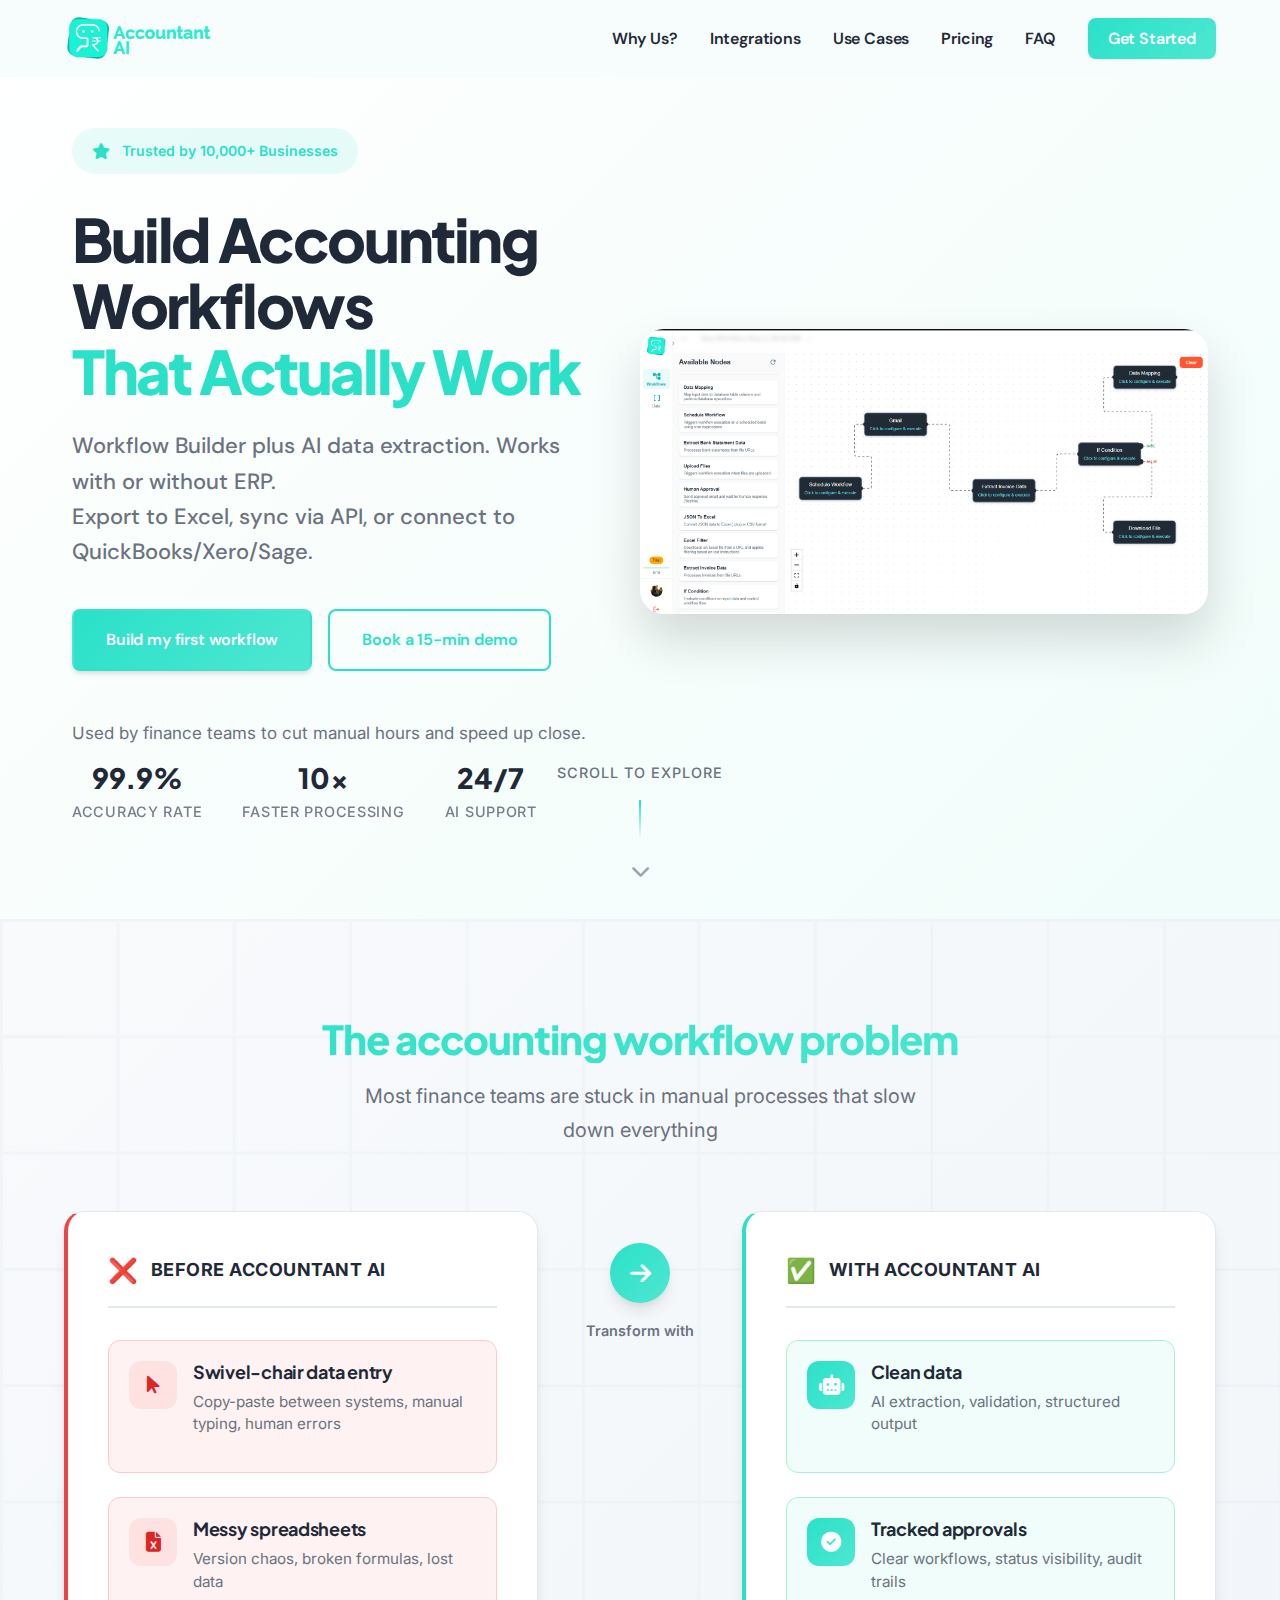
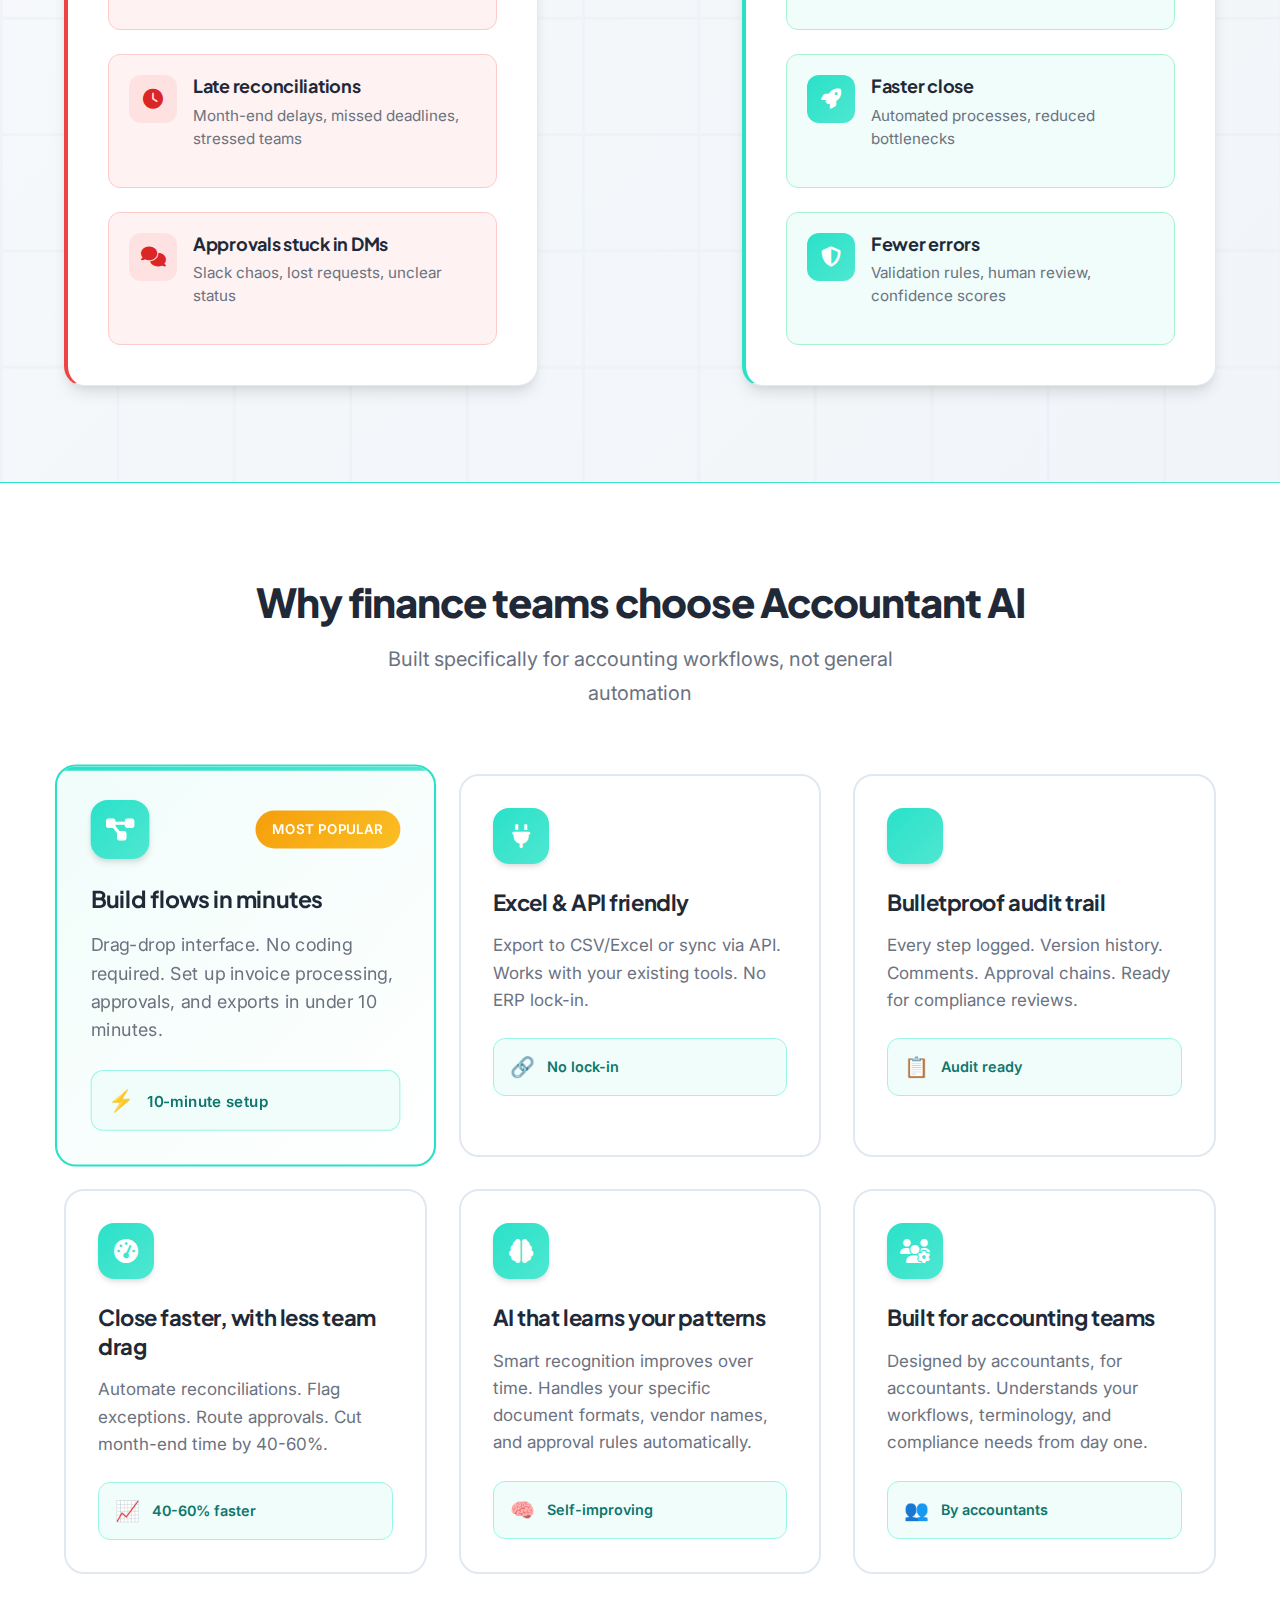
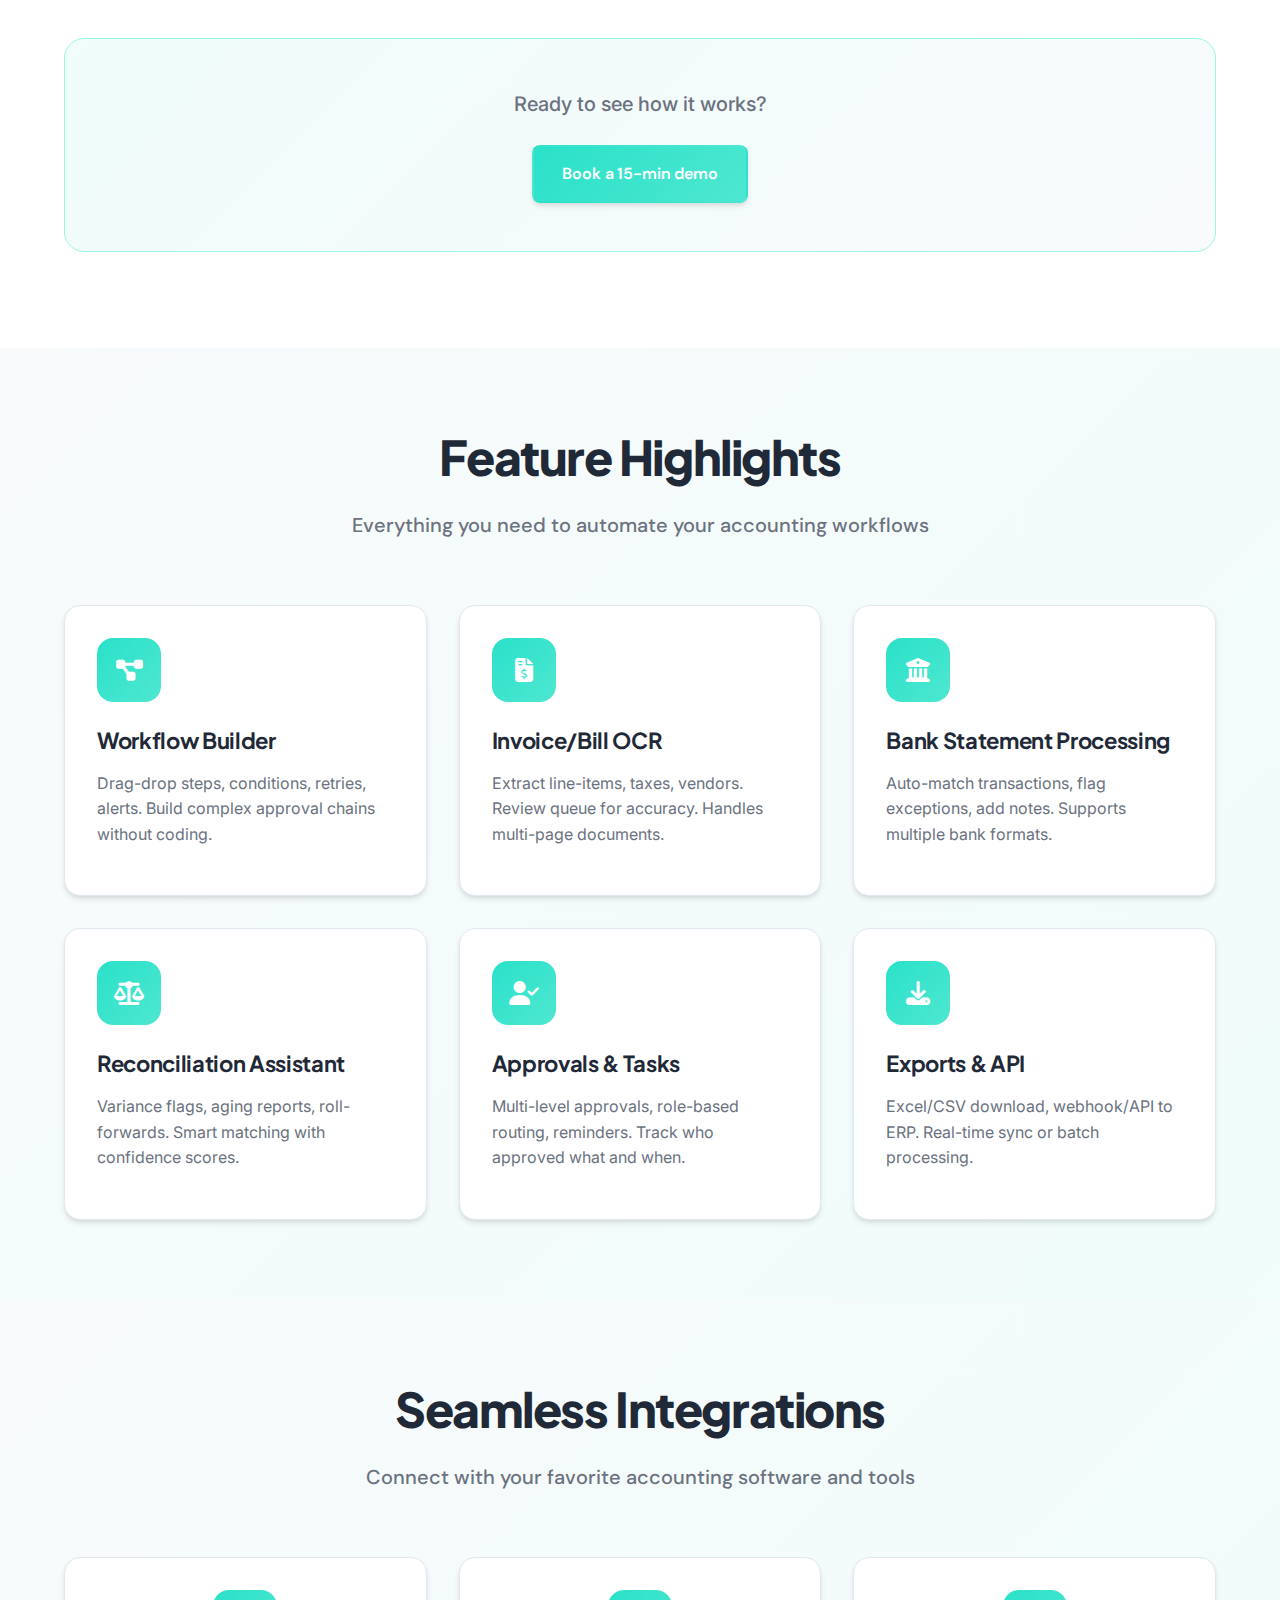
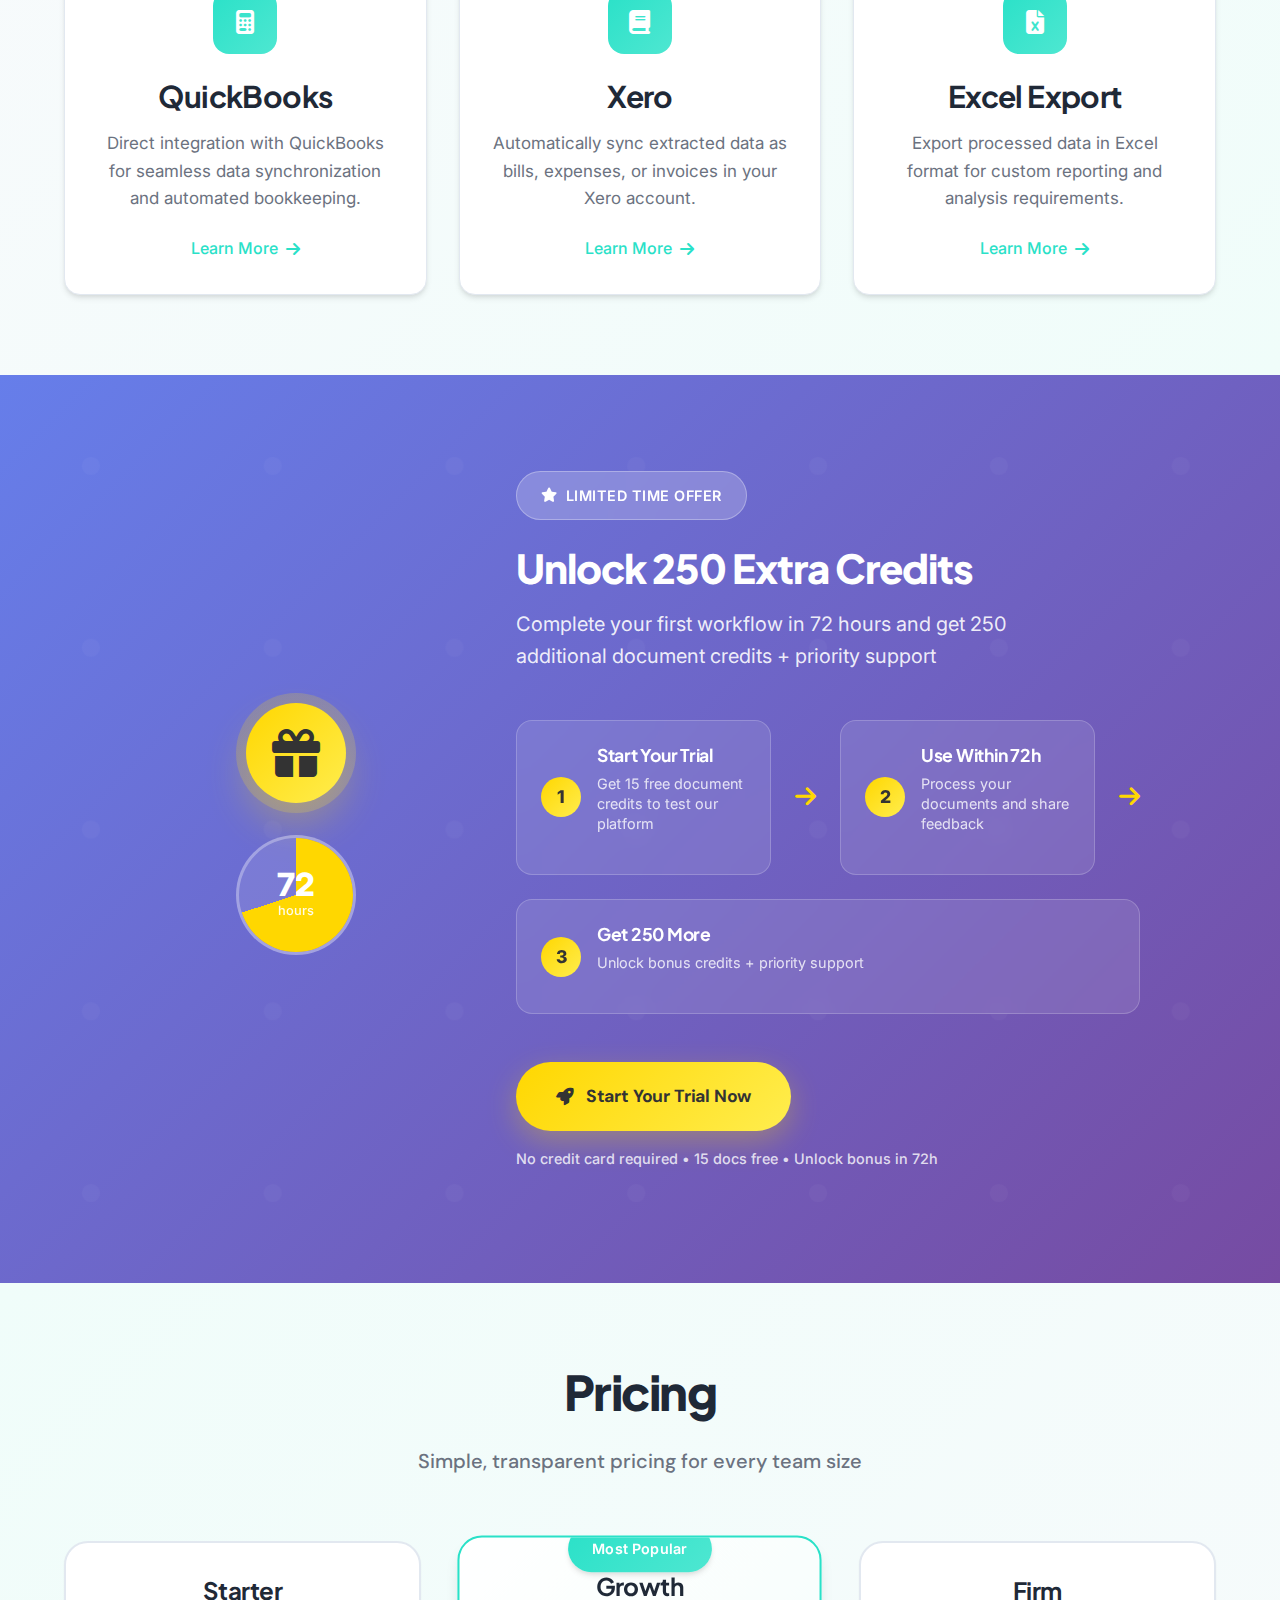
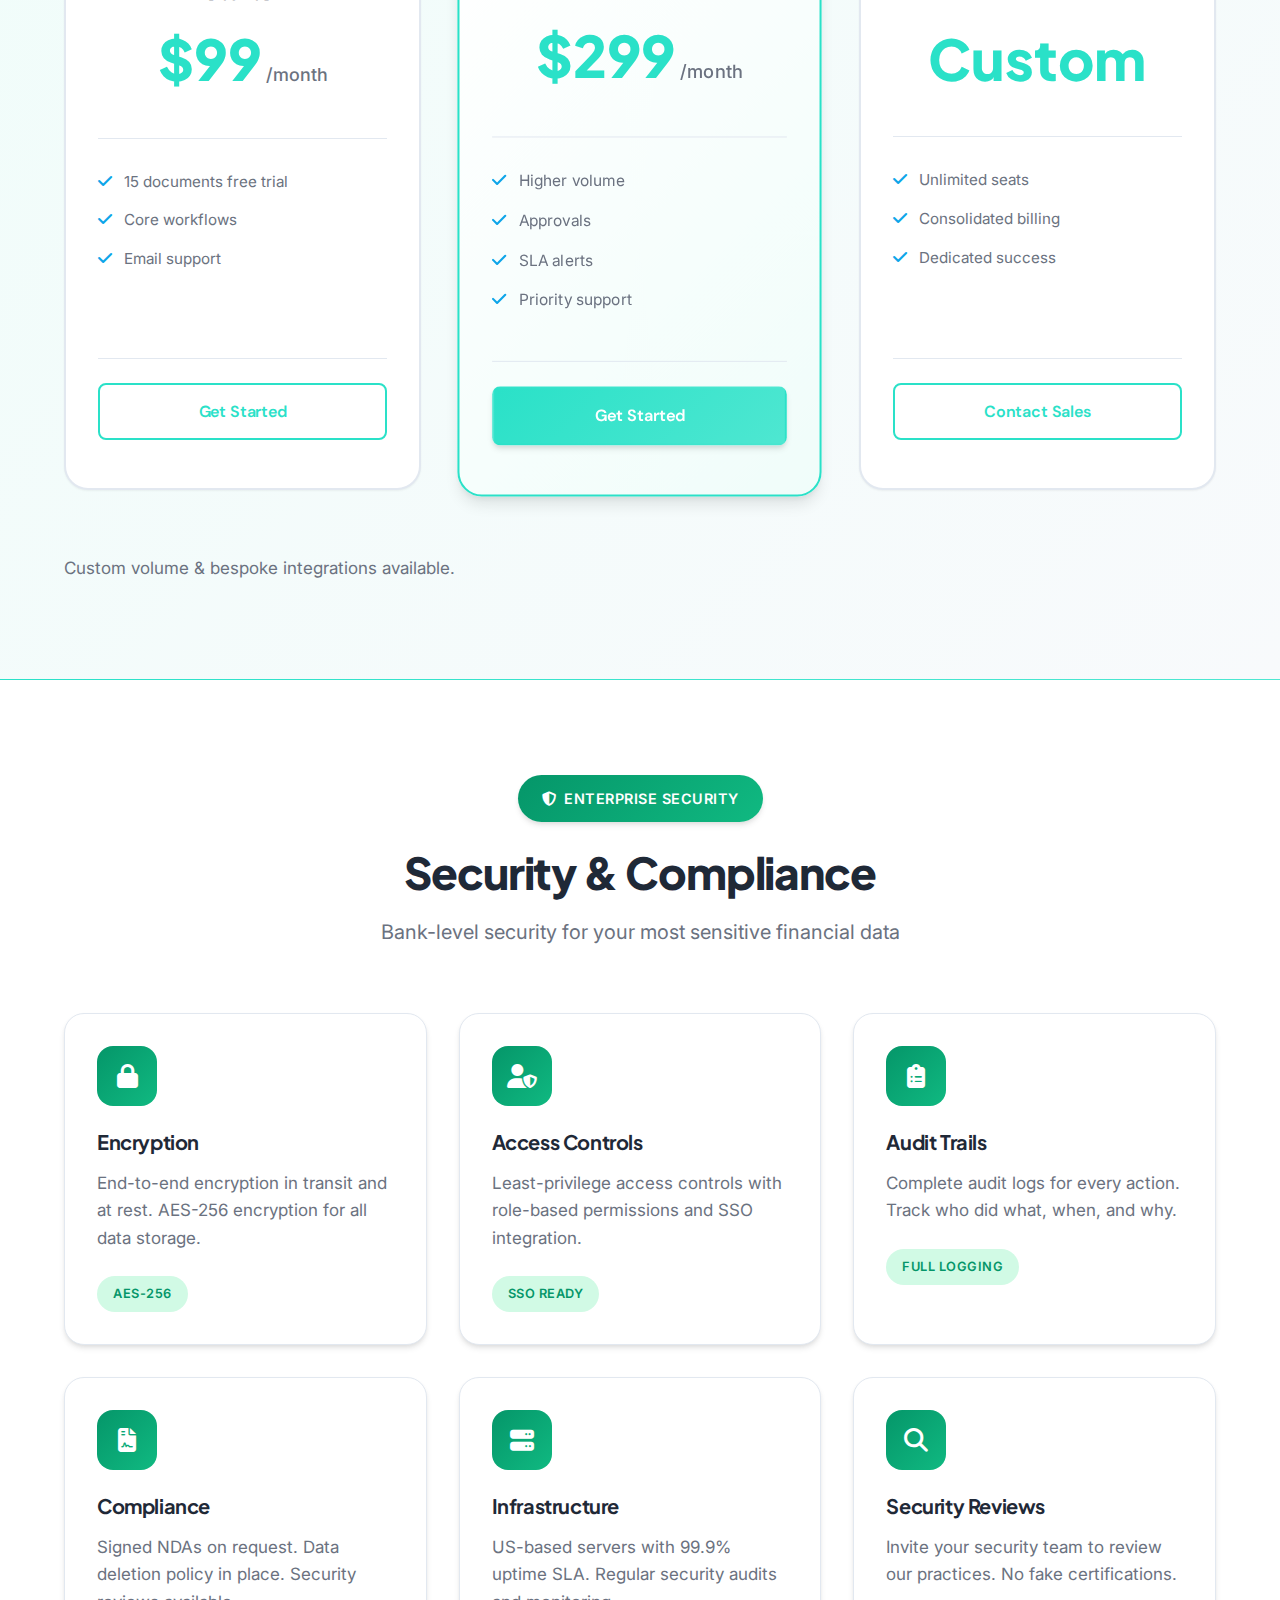
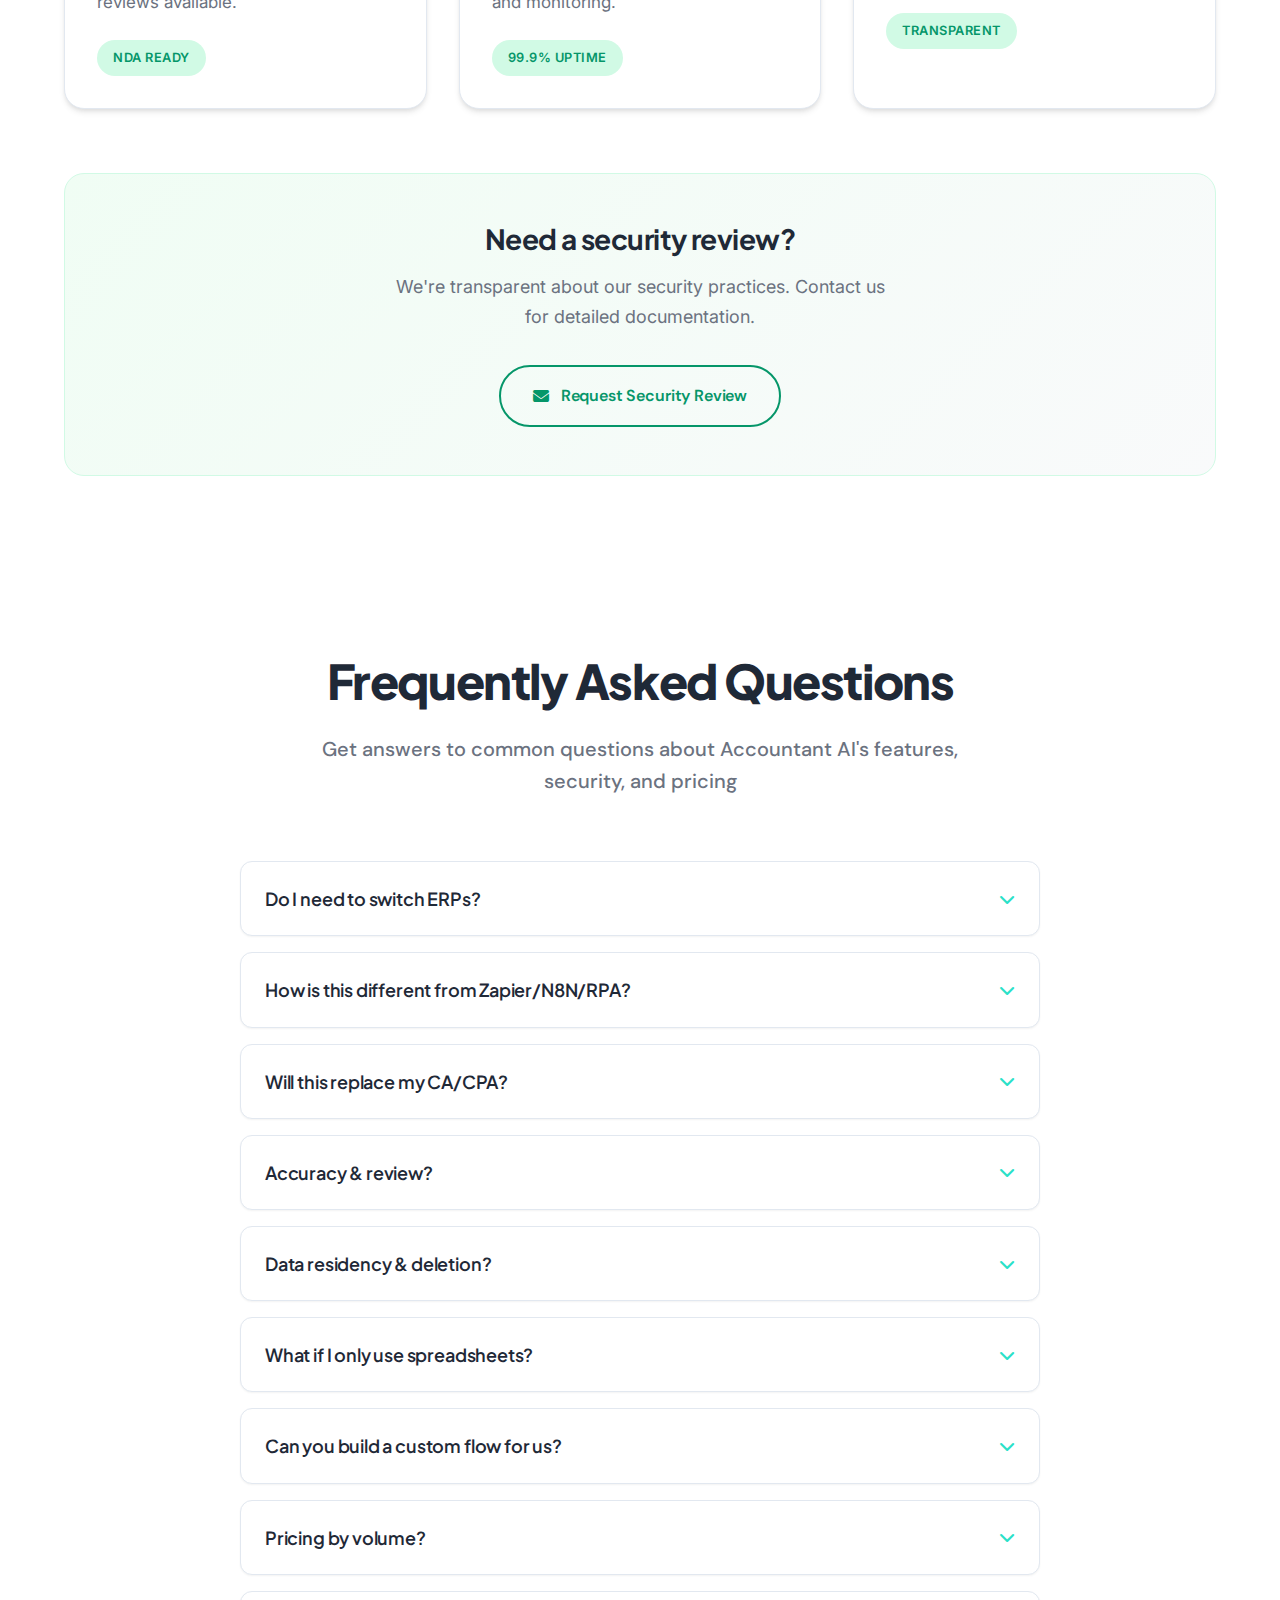
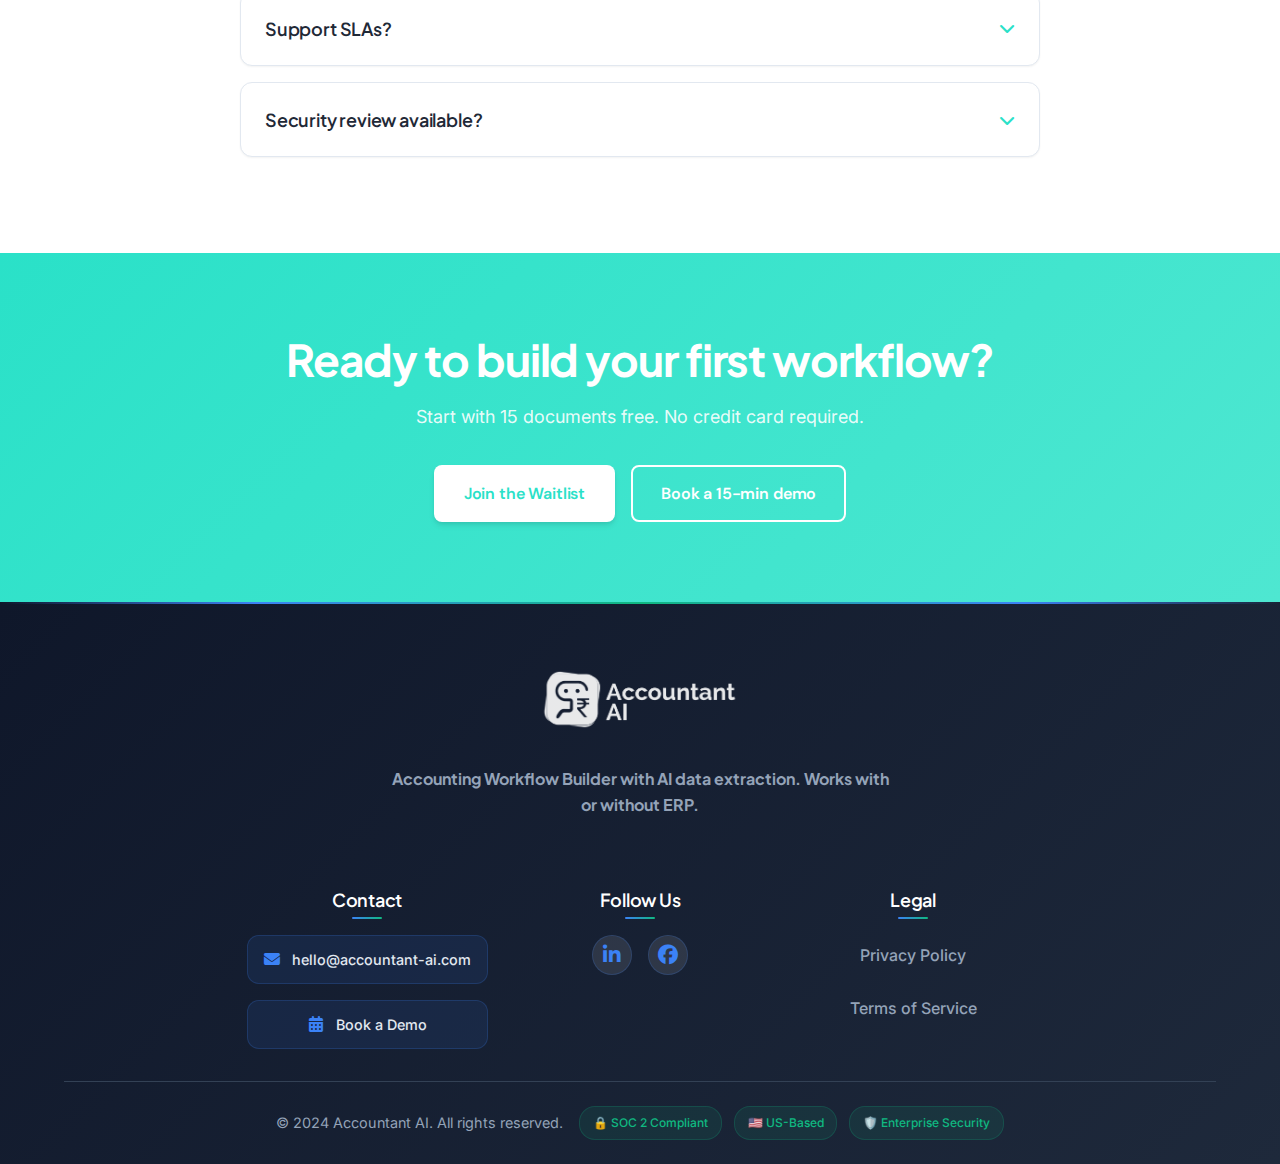
<file: index.html>
<!DOCTYPE html>
<html lang="en">
<head>
    <meta charset="UTF-8">
    <meta name="viewport" content="width=device-width, initial-scale=1.0">
    <title>Accounting Workflow Builder | Invoice OCR to Excel | Accountant AI</title>
    <meta name="description" content="Build accounting workflows with AI data extraction. Works with or without ERP. Invoice OCR, bank reconciliation, month-end close automation. 15 docs free trial.">
    <link rel="preconnect" href="https://fonts.googleapis.com">
    <link rel="preconnect" href="https://fonts.gstatic.com" crossorigin>
    <link href="https://fonts.googleapis.com/css2?family=Inter:wght@300;400;500;600;700;800&family=Plus+Jakarta+Sans:wght@400;500;600;700;800&family=DM+Sans:wght@400;500;600;700&display=swap" rel="stylesheet">
    <link rel="stylesheet" href="styles.css">
    <link rel="stylesheet" href="https://cdnjs.cloudflare.com/ajax/libs/font-awesome/6.4.0/css/all.min.css">
    
    <!-- Google tag (gtag.js) -->
    <script async 
    src="https://www.googletagmanager.com/gtag/js?id=G-M6KZNVVSES"></script>
    <script>
      window.dataLayer = window.dataLayer || [];
      function gtag() { dataLayer.push(arguments); }
      gtag('js', new Date());

      gtag('config', 'G-M6KZNVVSES');
    </script>
    
    <!-- Microsoft Clarity -->
    <script type="text/javascript">
        (function(c,l,a,r,i,t,y){
            c[a]=c[a]||function(){(c[a].q=c[a].q||[]).push(arguments)};
            t=l.createElement(r);t.async=1;t.src="https://www.clarity.ms/tag/"+i;
            y=l.getElementsByTagName(r)[0];y.parentNode.insertBefore(t,y);
        })(window, document, "clarity", "script", "t53ot0hw0l");
    </script>
</head>
<body>
    <!-- Navigation -->
    <nav class="navbar">
        <div class="nav-container">
            <div class="nav-logo">
                <img src="logo-2.png" alt="Accountant AI Logo" class="nav-logo-img">
                <!-- <span>Accountant AI</span> -->
            </div>
            <div class="nav-menu">
                <a href="#why-us">Why Us?</a>
                <!-- <a href="#about">About</a> -->
                <!-- <a href="#how-it-works">How It Works</a> -->
                <a href="#integrations">Integrations</a>
                <a href="use-cases.html">Use Cases</a>
                <!-- <a href="#testimonials">Testimonials</a> -->
                <a href="#pricing">Pricing</a>
                <a href="#faq">FAQ</a>
                <a href="#contact" class="nav-cta">Get Started</a>
            </div>
            <div class="nav-toggle">
                <span></span>
                <span></span>
                <span></span>
            </div>
        </div>
    </nav>

    <!-- Hero Section - Redesigned -->
    <section class="hero">
        <div class="hero-container">
            <!-- Left Content -->
            <div class="hero-content">
                <div class="hero-badge">
                    <i class="fas fa-star"></i>
                    <span>Trusted by 10,000+ Businesses</span>
                </div>
                
                <h1 class="hero-title">
                    Build Accounting Workflows
                    <span class="highlight">That Actually Work</span>
                </h1>
                
                <p class="hero-subtitle">
                    Workflow Builder plus AI data extraction. Works with or without ERP.<br>
                    Export to Excel, sync via API, or connect to QuickBooks/Xero/Sage.
                </p>
                
                <div class="hero-buttons">
                    <a href="https://calendly.com/junaid-accountant-ai/30min" class="btn btn-primary">
                        Build my first workflow
                    </a>
                    <a href="#" onclick="openDemoModal(); return false;" class="btn btn-outline">
                        Book a 15-min demo
                    </a>
                </div>
                
                <p class="hero-trust">Used by finance teams to cut manual hours and speed up close.</p>
                
                <div class="hero-stats">
                    <div class="stat-item">
                        <span class="stat-number">99.9%</span>
                        <span class="stat-label">Accuracy Rate</span>
                    </div>
                    <div class="stat-item">
                        <span class="stat-number">10x</span>
                        <span class="stat-label">Faster Processing</span>
                    </div>
                    <div class="stat-item">
                        <span class="stat-number">24/7</span>
                        <span class="stat-label">AI Support</span>
                    </div>
                </div>
            </div>
            
            <!-- Right Visual -->
            <div class="hero-visual">
                <div class="hero-main-image">
                    <img src="hero-img.png" alt="Drag-and-drop workflow builder interface showing invoice processing steps, approval routing, and Excel export options with audit trail visibility" class="hero-img">
                  
                </div>
                
               
                
                <!-- Background Particles -->
                <div class="hero-particles">
                    <div class="particle particle-1"></div>
                    <div class="particle particle-2"></div>
                    <div class="particle particle-3"></div>
                    <div class="particle particle-4"></div>
                    <div class="particle particle-5"></div>
                </div>
            </div>
        </div>
        
        <!-- Scroll Indicator -->
        <div class="hero-scroll-indicator" onclick="scrollToNextSection()">
            <span class="scroll-text">Scroll to explore</span>
            <div class="scroll-line">
                <div class="scroll-dot"></div>
            </div>
            <div class="scroll-arrow">
                <i class="fas fa-chevron-down"></i>
            </div>
        </div>
    </section>

    <!-- Problem → Outcome Section -->
    <section class="problem-outcome" id="why-us">
        <div class="container">
            <div class="problem-outcome-header">
                <h2>The accounting workflow problem</h2>
                <p>Most finance teams are stuck in manual processes that slow down everything</p>
            </div>
            
            <div class="before-after-container">
                <div class="before-section">
                    <div class="section-label">
                        <span class="label-icon">❌</span>
                        <span class="label-text">Before Accountant AI</span>
                    </div>
                    <div class="problems-grid">
                        <div class="problem-item">
                            <div class="problem-icon">
                                <i class="fas fa-mouse-pointer"></i>
                            </div>
                            <div class="problem-content">
                                <h4>Swivel-chair data entry</h4>
                                <p>Copy-paste between systems, manual typing, human errors</p>
                            </div>
                        </div>
                        <div class="problem-item">
                            <div class="problem-icon">
                                <i class="fas fa-file-excel"></i>
                            </div>
                            <div class="problem-content">
                                <h4>Messy spreadsheets</h4>
                                <p>Version chaos, broken formulas, lost data</p>
                            </div>
                        </div>
                        <div class="problem-item">
                            <div class="problem-icon">
                                <i class="fas fa-clock"></i>
                            </div>
                            <div class="problem-content">
                                <h4>Late reconciliations</h4>
                                <p>Month-end delays, missed deadlines, stressed teams</p>
                            </div>
                        </div>
                        <div class="problem-item">
                            <div class="problem-icon">
                                <i class="fas fa-comments"></i>
                            </div>
                            <div class="problem-content">
                                <h4>Approvals stuck in DMs</h4>
                                <p>Slack chaos, lost requests, unclear status</p>
                            </div>
                        </div>
                    </div>
                </div>
                
                <div class="arrow-transition">
                    <div class="arrow-icon">
                        <i class="fas fa-arrow-right"></i>
                    </div>
                    <span class="transition-text">Transform with</span>
                </div>
                
                <div class="after-section">
                    <div class="section-label">
                        <span class="label-icon">✅</span>
                        <span class="label-text">With Accountant AI</span>
                    </div>
                    <div class="solutions-grid">
                        <div class="solution-item">
                            <div class="solution-icon">
                                <i class="fas fa-robot"></i>
                            </div>
                            <div class="solution-content">
                                <h4>Clean data</h4>
                                <p>AI extraction, validation, structured output</p>
                            </div>
                        </div>
                        <div class="solution-item">
                            <div class="solution-icon">
                                <i class="fas fa-check-circle"></i>
                            </div>
                            <div class="solution-content">
                                <h4>Tracked approvals</h4>
                                <p>Clear workflows, status visibility, audit trails</p>
                            </div>
                        </div>
                        <div class="solution-item">
                            <div class="solution-icon">
                                <i class="fas fa-rocket"></i>
                            </div>
                            <div class="solution-content">
                                <h4>Faster close</h4>
                                <p>Automated processes, reduced bottlenecks</p>
                            </div>
                        </div>
                        <div class="solution-item">
                            <div class="solution-icon">
                                <i class="fas fa-shield-alt"></i>
                            </div>
                            <div class="solution-content">
                                <h4>Fewer errors</h4>
                                <p>Validation rules, human review, confidence scores</p>
                            </div>
                        </div>
                    </div>
                </div>
            </div>
        </div>
    </section>

    <!-- Value Props Section -->
    <section class="value-props">
        <div class="container">
            <div class="value-props-header">
                <h2>Why finance teams choose Accountant AI</h2>
                <p>Built specifically for accounting workflows, not general automation</p>
            </div>
            
            <div class="value-props-grid">
                <div class="value-prop-card featured">
                    <div class="card-header">
                        <div class="card-icon">
                            <i class="fas fa-project-diagram"></i>
                        </div>
                        <div class="card-badge">Most Popular</div>
                    </div>
                    <div class="card-content">
                        <h3>Build flows in minutes</h3>
                        <p>Drag-drop interface. No coding required. Set up invoice processing, approvals, and exports in under 10 minutes.</p>
                        <div class="card-highlight">
                            <span class="highlight-icon">⚡</span>
                            <span>10-minute setup</span>
                        </div>
                    </div>
                </div>
                
                <div class="value-prop-card">
                    <div class="card-header">
                        <div class="card-icon">
                            <i class="fas fa-plug"></i>
                        </div>
                    </div>
                    <div class="card-content">
                        <h3>Excel & API friendly</h3>
                        <p>Export to CSV/Excel or sync via API. Works with your existing tools. No ERP lock-in.</p>
                        <div class="card-highlight">
                            <span class="highlight-icon">🔗</span>
                            <span>No lock-in</span>
                        </div>
                    </div>
                </div>
                
                <div class="value-prop-card">
                    <div class="card-header">
                        <div class="card-icon">
                            <i class="fas fa-shield-check"></i>
                        </div>
                    </div>
                    <div class="card-content">
                        <h3>Bulletproof audit trail</h3>
                        <p>Every step logged. Version history. Comments. Approval chains. Ready for compliance reviews.</p>
                        <div class="card-highlight">
                            <span class="highlight-icon">📋</span>
                            <span>Audit ready</span>
                        </div>
                    </div>
                </div>
                
                <div class="value-prop-card">
                    <div class="card-header">
                        <div class="card-icon">
                            <i class="fas fa-tachometer-alt"></i>
                        </div>
                    </div>
                    <div class="card-content">
                        <h3>Close faster, with less team drag</h3>
                        <p>Automate reconciliations. Flag exceptions. Route approvals. Cut month-end time by 40-60%.</p>
                        <div class="card-highlight">
                            <span class="highlight-icon">📈</span>
                            <span>40-60% faster</span>
                        </div>
                    </div>
                </div>
                
                <div class="value-prop-card">
                    <div class="card-header">
                        <div class="card-icon">
                            <i class="fas fa-brain"></i>
                        </div>
                    </div>
                    <div class="card-content">
                        <h3>AI that learns your patterns</h3>
                        <p>Smart recognition improves over time. Handles your specific document formats, vendor names, and approval rules automatically.</p>
                        <div class="card-highlight">
                            <span class="highlight-icon">🧠</span>
                            <span>Self-improving</span>
                        </div>
                    </div>
                </div>
                
                <div class="value-prop-card">
                    <div class="card-header">
                        <div class="card-icon">
                            <i class="fas fa-users-cog"></i>
                        </div>
                    </div>
                    <div class="card-content">
                        <h3>Built for accounting teams</h3>
                        <p>Designed by accountants, for accountants. Understands your workflows, terminology, and compliance needs from day one.</p>
                        <div class="card-highlight">
                            <span class="highlight-icon">👥</span>
                            <span>By accountants</span>
                        </div>
                    </div>
                </div>
            </div>
            
            <div class="value-props-cta">
                <p>Ready to see how it works?</p>
                <a href="#" onclick="openDemoModal(); return false;" class="btn btn-primary">Book a 15-min demo</a>
            </div>
        </div>
    </section>


    <!-- Feature Highlights Section -->
    <section id="features" class="features">
        <div class="container">
            <div class="section-header">
                <h2>Feature Highlights</h2>
                <p>Everything you need to automate your accounting workflows</p>
            </div>
            <div class="features-grid">
                <div class="feature-card">
                    <div class="feature-icon">
                        <i class="fas fa-project-diagram"></i>
                    </div>
                    <h3>Workflow Builder</h3>
                    <p>Drag-drop steps, conditions, retries, alerts. Build complex approval chains without coding.</p>
                </div>
                <div class="feature-card">
                    <div class="feature-icon">
                        <i class="fas fa-file-invoice-dollar"></i>
                    </div>
                    <h3>Invoice/Bill OCR</h3>
                    <p>Extract line-items, taxes, vendors. Review queue for accuracy. Handles multi-page documents.</p>
                </div>
                <div class="feature-card">
                    <div class="feature-icon">
                        <i class="fas fa-university"></i>
                    </div>
                    <h3>Bank Statement Processing</h3>
                    <p>Auto-match transactions, flag exceptions, add notes. Supports multiple bank formats.</p>
                </div>
                <div class="feature-card">
                    <div class="feature-icon">
                        <i class="fas fa-balance-scale"></i>
                    </div>
                    <h3>Reconciliation Assistant</h3>
                    <p>Variance flags, aging reports, roll-forwards. Smart matching with confidence scores.</p>
                </div>
                <div class="feature-card">
                    <div class="feature-icon">
                        <i class="fas fa-user-check"></i>
                    </div>
                    <h3>Approvals & Tasks</h3>
                    <p>Multi-level approvals, role-based routing, reminders. Track who approved what and when.</p>
                </div>
                <div class="feature-card">
                    <div class="feature-icon">
                        <i class="fas fa-download"></i>
                    </div>
                    <h3>Exports & API</h3>
                    <p>Excel/CSV download, webhook/API to ERP. Real-time sync or batch processing.</p>
                </div>
            </div>
        </div>
    </section>


   

    <!-- Integrations Section -->
    <section id="integrations" class="integrations">
        <div class="container">
            <div class="section-header">
                <h2>Seamless Integrations</h2>
                <p>Connect with your favorite accounting software and tools</p>
            </div>
            <div class="integrations-grid">
                <div class="integration-card">
                    <div class="integration-icon">
                        <i class="fas fa-calculator"></i>
                    </div>
                    <h3>QuickBooks</h3>
                    <p>Direct integration with QuickBooks for seamless data synchronization and automated bookkeeping.</p>
                    <a href="#quickbooks" class="integration-link">Learn More <i class="fas fa-arrow-right"></i></a>
                </div>
                <div class="integration-card">
                    <div class="integration-icon">
                        <i class="fas fa-book"></i>
                    </div>
                    <h3>Xero</h3>
                    <p>Automatically sync extracted data as bills, expenses, or invoices in your Xero account.</p>
                    <a href="#xero" class="integration-link">Learn More <i class="fas fa-arrow-right"></i></a>
                </div>
                <!-- <div class="integration-card">
                    <div class="integration-icon">
                        <i class="fas fa-chart-bar"></i>
                    </div>
                    <h3>Sage</h3>
                    <p>Streamline your Sage workflow with automated data entry and real-time synchronization.</p>
                    <a href="#sage" class="integration-link">Learn More <i class="fas fa-arrow-right"></i></a>
                </div> -->
                <div class="integration-card">
                    <div class="integration-icon">
                        <i class="fas fa-file-excel"></i>
                    </div>
                    <h3>Excel Export</h3>
                    <p>Export processed data in Excel format for custom reporting and analysis requirements.</p>
                    <a href="#excel" class="integration-link">Learn More <i class="fas fa-arrow-right"></i></a>
                </div>
            </div>
        </div>
    </section>

    <!-- Bonus Onboarding Banner -->
    <section class="bonus-banner">
        <div class="container">
            <div class="bonus-banner-content">
                <div class="bonus-visual">
                    <div class="bonus-icon">
                        <i class="fas fa-gift"></i>
                    </div>
                    <div class="bonus-timer">
                        <div class="timer-circle">
                            <div class="timer-fill"></div>
                            <div class="timer-text">
                                <span class="timer-number">72</span>
                                <span class="timer-label">hours</span>
                            </div>
                        </div>
                    </div>
                </div>
                
                <div class="bonus-content">
                    <div class="bonus-header">
                        <div class="bonus-badge">
                            <i class="fas fa-star"></i>
                            <span>Limited Time Offer</span>
                        </div>
                        <h2>Unlock 250 Extra Credits</h2>
                        <p class="bonus-subtitle">Complete your first workflow in 72 hours and get 250 additional document credits + priority support</p>
                    </div>
                    
                    <div class="bonus-steps">
                        <div class="bonus-step">
                            <div class="step-number">1</div>
                            <div class="step-content">
                                <h4>Start Your Trial</h4>
                                <p>Get 15 free document credits to test our platform</p>
                            </div>
                        </div>
                        
                        <div class="bonus-arrow">
                            <i class="fas fa-arrow-right"></i>
                        </div>
                        
                        <div class="bonus-step">
                            <div class="step-number">2</div>
                            <div class="step-content">
                                <h4>Use Within 72h</h4>
                                <p>Process your documents and share feedback</p>
                            </div>
                        </div>
                        
                        <div class="bonus-arrow">
                            <i class="fas fa-arrow-right"></i>
                        </div>
                        
                        <div class="bonus-step">
                            <div class="step-number">3</div>
                            <div class="step-content">
                                <h4>Get 250 More</h4>
                                <p>Unlock bonus credits + priority support</p>
                            </div>
                        </div>
                    </div>
                    
                    <div class="bonus-cta">
                        <a href="https://calendly.com/junaid-accountant-ai/30min" class="btn btn-primary">
                            <i class="fas fa-rocket"></i>
                            Start Your Trial Now
                        </a>
                        <p class="bonus-note">No credit card required • 15 docs free • Unlock bonus in 72h</p>
                    </div>
                </div>
            </div>
        </div>
    </section>

    <!-- Pricing Section -->
    <section id="pricing" class="pricing">
        <div class="container">
            <div class="section-header">
                <h2>Pricing</h2>
                <p>Simple, transparent pricing for every team size</p>
            </div>
            
            <div class="pricing-grid">
                <div class="pricing-card starter">
                    <div class="pricing-header">
                        <h3>Starter</h3>
                        <div class="price">
                            <span class="amount">$99</span>
                            <span class="period">/month</span>
                        </div>
                    </div>
                    
                    <div class="pricing-features">
                        <ul>
                            <li><i class="fas fa-check"></i> 15 documents free trial</li>
                            <li><i class="fas fa-check"></i> Core workflows</li>
                            <li><i class="fas fa-check"></i> Email support</li>
                        </ul>
                    </div>
                    
                    <div class="pricing-footer">
                        <a href="https://calendly.com/junaid-accountant-ai/30min" class="btn btn-outline">Get Started</a>
                    </div>
                </div>
                
                <div class="pricing-card featured">
                    <div class="pricing-badge">Most Popular</div>
                    <div class="pricing-header">
                        <h3>Growth</h3>
                        <div class="price">
                            <span class="amount">$299</span>
                            <span class="period">/month</span>
                        </div>
                    </div>
                    
                    <div class="pricing-features">
                        <ul>
                            <li><i class="fas fa-check"></i> Higher volume</li>
                            <li><i class="fas fa-check"></i> Approvals</li>
                            <li><i class="fas fa-check"></i> SLA alerts</li>
                            <li><i class="fas fa-check"></i> Priority support</li>
                        </ul>
                    </div>
                    
                    <div class="pricing-footer">
                        <a href="https://calendly.com/junaid-accountant-ai/30min" class="btn btn-primary">Get Started</a>
                    </div>
                </div>
                
                <div class="pricing-card enterprise">
                    <div class="pricing-header">
                        <h3>Firm</h3>
                        <div class="price">
                            <span class="amount">Custom</span>
                        </div>
                    </div>
                    
                    <div class="pricing-features">
                        <ul>
                            <li><i class="fas fa-check"></i> Unlimited seats</li>
                            <li><i class="fas fa-check"></i> Consolidated billing</li>
                            <li><i class="fas fa-check"></i> Dedicated success</li>
                        </ul>
                    </div>
                    
                    <div class="pricing-footer">
                        <a href="https://calendly.com/junaid-accountant-ai/30min" class="btn btn-outline">Contact Sales</a>
                    </div>
                </div>
            </div>
            
            <div class="pricing-note">
                <p>Custom volume & bespoke integrations available.</p>
            </div>
        </div>
    </section>

    <!-- Social Proof Section -->
    <!-- <section id="testimonials" class="testimonials">
        <div class="container">
            <div class="testimonials-header">
                <div class="header-badge">
                    <i class="fas fa-star"></i>
                    <span>Trusted by Finance Teams</span>
                </div>
                <h2>Social Proof</h2>
                <p>See how finance teams are transforming their workflows with Accountant AI</p>
            </div>
            

            <div class="trust-indicators">
                <div class="trust-stat">
                    <div class="stat-icon">
                        <i class="fas fa-users"></i>
                    </div>
                    <div class="stat-content">
                        <span class="stat-number">500+</span>
                        <span class="stat-label">Finance Teams</span>
                    </div>
                </div>
                <div class="trust-stat">
                    <div class="stat-icon">
                        <i class="fas fa-file-invoice"></i>
                    </div>
                    <div class="stat-content">
                        <span class="stat-number">1M+</span>
                        <span class="stat-label">Documents Processed</span>
                    </div>
                </div>
                <div class="trust-stat">
                    <div class="stat-icon">
                        <i class="fas fa-clock"></i>
                    </div>
                    <div class="stat-content">
                        <span class="stat-number">50%</span>
                        <span class="stat-label">Faster Close</span>
                    </div>
                </div>
                <div class="trust-stat">
                    <div class="stat-icon">
                        <i class="fas fa-shield-check"></i>
                    </div>
                    <div class="stat-content">
                        <span class="stat-number">99.9%</span>
                        <span class="stat-label">Accuracy Rate</span>
                    </div>
                </div>
            </div>

            <div class="company-logos">
                <div class="logo-section">
                    <h3>Trusted by leading companies</h3>
                    <div class="logos-grid">
                        <div class="logo-item">
                            <div class="logo-placeholder">
                                <i class="fas fa-building"></i>
                                <span>Fortune 500</span>
                            </div>
                        </div>
                        <div class="logo-item">
                            <div class="logo-placeholder">
                                <i class="fas fa-chart-line"></i>
                                <span>Mid-Market</span>
                            </div>
                        </div>
                        <div class="logo-item">
                            <div class="logo-placeholder">
                                <i class="fas fa-handshake"></i>
                                <span>Accounting Firms</span>
                            </div>
                        </div>
                        <div class="logo-item">
                            <div class="logo-placeholder">
                                <i class="fas fa-rocket"></i>
                                <span>Startups</span>
                            </div>
                        </div>
                    </div>
                </div>
            </div>
            

            <div class="testimonials-container">
                <div class="testimonial-card featured">
                    <div class="testimonial-header">
                        <div class="rating">
                            <i class="fas fa-star"></i>
                            <i class="fas fa-star"></i>
                            <i class="fas fa-star"></i>
                            <i class="fas fa-star"></i>
                            <i class="fas fa-star"></i>
                        </div>
                        <div class="testimonial-badge">Featured</div>
                    </div>
                    <div class="testimonial-content">
                        <p>"Cut our month-end close from 10 days to 5. The workflow builder is intuitive, and the audit trail gives our auditors everything they need."</p>
                    </div>
                    <div class="testimonial-author">
                        <div class="author-avatar">
                            <div class="avatar-circle">
                                <i class="fas fa-user"></i>
                            </div>
                        </div>
                        <div class="author-info">
                            <h4>Sarah Chen</h4>
                            <span>CFO, TechCorp</span>
                            <div class="company-size">500+ employees</div>
                        </div>
                    </div>
                </div>
                
                <div class="testimonial-card">
                    <div class="testimonial-header">
                        <div class="rating">
                            <i class="fas fa-star"></i>
                            <i class="fas fa-star"></i>
                            <i class="fas fa-star"></i>
                            <i class="fas fa-star"></i>
                            <i class="fas fa-star"></i>
                        </div>
                    </div>
                    <div class="testimonial-content">
                        <p>"Finally, a tool that works with our existing Excel setup. No ERP migration needed. Just clean data and better controls."</p>
                    </div>
                    <div class="testimonial-author">
                        <div class="author-avatar">
                            <div class="avatar-circle">
                                <i class="fas fa-user"></i>
                            </div>
                        </div>
                        <div class="author-info">
                            <h4>Michael Rodriguez</h4>
                            <span>Controller, GrowthCo</span>
                            <div class="company-size">100+ employees</div>
                        </div>
                    </div>
                </div>
                
                <div class="testimonial-card">
                    <div class="testimonial-header">
                        <div class="rating">
                            <i class="fas fa-star"></i>
                            <i class="fas fa-star"></i>
                            <i class="fas fa-star"></i>
                            <i class="fas fa-star"></i>
                            <i class="fas fa-star"></i>
                        </div>
                    </div>
                    <div class="testimonial-content">
                        <p>"The automation saved us 20 hours per week. Our team can now focus on analysis instead of data entry."</p>
                    </div>
                    <div class="testimonial-author">
                        <div class="author-avatar">
                            <div class="avatar-circle">
                                <i class="fas fa-user"></i>
                            </div>
                        </div>
                        <div class="author-info">
                            <h4>Jennifer Park</h4>
                            <span>Accounting Manager, FinanceFirst</span>
                            <div class="company-size">50+ employees</div>
                        </div>
                    </div>
                </div>
            </div>
        </div>
    </section> -->

    <!-- Security & Compliance Section -->
    <section class="security-compliance">
        <div class="container">
            <div class="security-header">
                <div class="header-badge">
                    <i class="fas fa-shield-alt"></i>
                    <span>Enterprise Security</span>
                </div>
                <h2>Security & Compliance</h2>
                <p>Bank-level security for your most sensitive financial data</p>
            </div>
            
            <div class="security-grid">
                <div class="security-card">
                    <div class="security-icon">
                        <i class="fas fa-lock"></i>
                    </div>
                    <div class="security-content">
                        <h3>Encryption</h3>
                        <p>End-to-end encryption in transit and at rest. AES-256 encryption for all data storage.</p>
                        <div class="security-badge">AES-256</div>
                    </div>
                </div>
                
                <div class="security-card">
                    <div class="security-icon">
                        <i class="fas fa-user-shield"></i>
                    </div>
                    <div class="security-content">
                        <h3>Access Controls</h3>
                        <p>Least-privilege access controls with role-based permissions and SSO integration.</p>
                        <div class="security-badge">SSO Ready</div>
                    </div>
                </div>
                
                <div class="security-card">
                    <div class="security-icon">
                        <i class="fas fa-clipboard-list"></i>
                    </div>
                    <div class="security-content">
                        <h3>Audit Trails</h3>
                        <p>Complete audit logs for every action. Track who did what, when, and why.</p>
                        <div class="security-badge">Full Logging</div>
                    </div>
                </div>
                
                <div class="security-card">
                    <div class="security-icon">
                        <i class="fas fa-file-contract"></i>
                    </div>
                    <div class="security-content">
                        <h3>Compliance</h3>
                        <p>Signed NDAs on request. Data deletion policy in place. Security reviews available.</p>
                        <div class="security-badge">NDA Ready</div>
                    </div>
                </div>
                
                <div class="security-card">
                    <div class="security-icon">
                        <i class="fas fa-server"></i>
                    </div>
                    <div class="security-content">
                        <h3>Infrastructure</h3>
                        <p>US-based servers with 99.9% uptime SLA. Regular security audits and monitoring.</p>
                        <div class="security-badge">99.9% Uptime</div>
                    </div>
                </div>
                
                <div class="security-card">
                    <div class="security-icon">
                        <i class="fas fa-search"></i>
                    </div>
                    <div class="security-content">
                        <h3>Security Reviews</h3>
                        <p>Invite your security team to review our practices. No fake certifications.</p>
                        <div class="security-badge">Transparent</div>
                    </div>
                </div>
            </div>
            
            <div class="security-cta">
                <div class="cta-content">
                    <h3>Need a security review?</h3>
                    <p>We're transparent about our security practices. Contact us for detailed documentation.</p>
                    <a href="mailto:security@accountant-ai.com" class="btn btn-outline">
                        <i class="fas fa-envelope"></i>
                        Request Security Review
                    </a>
                </div>
            </div>
        </div>
    </section>

    <!-- FAQ Section -->
    <section id="faq" class="faq">
        <div class="container">
            <div class="section-header">
                <h2>Frequently Asked Questions</h2>
                <p>Get answers to common questions about Accountant AI's features, security, and pricing</p>
            </div>
            <div class="faq-container">
                <div class="faq-item">
                    <div class="faq-question">
                        <h3>Do I need to switch ERPs?</h3>
                        <i class="fas fa-chevron-down"></i>
                    </div>
                    <div class="faq-answer">
                        <p>No. Excel/API path works with any system. QuickBooks connector exists today. Xero/Sage/NetSuite connectors in beta/roadmap. Export to CSV/Excel works everywhere.</p>
                    </div>
                </div>
                <div class="faq-item">
                    <div class="faq-question">
                        <h3>How is this different from Zapier/N8N/RPA?</h3>
                        <i class="fas fa-chevron-down"></i>
                    </div>
                    <div class="faq-answer">
                        <p>Finance-native steps, approvals, audit trails, reconciliations. Built for accounting workflows, not general automation. Includes OCR, bank statement processing, compliance features.</p>
                    </div>
                </div>
                <div class="faq-item">
                    <div class="faq-question">
                        <h3>Will this replace my CA/CPA?</h3>
                        <i class="fas fa-chevron-down"></i>
                    </div>
                    <div class="faq-answer">
                        <p>No. Augments your team. Automates data entry, routing, approvals. Your team focuses on analysis, strategy, compliance review. Human-in-the-loop for accuracy.</p>
                    </div>
                </div>
                <div class="faq-item">
                    <div class="faq-question">
                        <h3>Accuracy & review?</h3>
                        <i class="fas fa-chevron-down"></i>
                    </div>
                    <div class="faq-answer">
                        <p>Human-in-the-loop queue. Review extracted data before approval. Confidence scores on matches. Audit trail for every change. Version history maintained.</p>
                    </div>
                </div>
                <div class="faq-item">
                    <div class="faq-question">
                        <h3>Data residency & deletion?</h3>
                        <i class="fas fa-chevron-down"></i>
                    </div>
                    <div class="faq-answer">
                        <p>US-based servers. Data deletion policy in place. Export all data before cancellation. NDAs available on request. No data retention beyond contract terms.</p>
                    </div>
                </div>
                <div class="faq-item">
                    <div class="faq-question">
                        <h3>What if I only use spreadsheets?</h3>
                        <i class="fas fa-chevron-down"></i>
                    </div>
                    <div class="faq-answer">
                        <p>Perfect fit. Export to Excel/CSV. Build approval workflows. Track changes. Generate audit trails. No ERP required. Works with your existing process.</p>
                    </div>
                </div>
                <div class="faq-item">
                    <div class="faq-question">
                        <h3>Can you build a custom flow for us?</h3>
                        <i class="fas fa-chevron-down"></i>
                    </div>
                    <div class="faq-answer">
                        <p>Yes. Book a 15-min demo. We'll map your process, build custom workflows, handle edge cases. Enterprise plans include custom development.</p>
                    </div>
                </div>
                <div class="faq-item">
                    <div class="faq-question">
                        <h3>Pricing by volume?</h3>
                        <i class="fas fa-chevron-down"></i>
                    </div>
                    <div class="faq-answer">
                        <p>Starter: 15 docs free trial. Growth: higher volume tiers. Firm: unlimited seats, custom pricing. Volume discounts available for high-volume users.</p>
                    </div>
                </div>
                <div class="faq-item">
                    <div class="faq-question">
                        <h3>Support SLAs?</h3>
                        <i class="fas fa-chevron-down"></i>
                    </div>
                    <div class="faq-answer">
                        <p>Starter: Email support. Growth: Priority support, SLA alerts. Firm: Dedicated success manager, custom SLAs. All plans include onboarding help.</p>
                    </div>
                </div>
                <div class="faq-item">
                    <div class="faq-question">
                        <h3>Security review available?</h3>
                        <i class="fas fa-chevron-down"></i>
                    </div>
                    <div class="faq-answer">
                        <p>Yes. Security documentation available. NDAs on request. Invite your security team to review. No fake certifications - we're transparent about our practices.</p>
                    </div>
                </div>
            </div>
        </div>
    </section>

    <!-- Final CTA Section -->
    <section class="cta">
        <div class="container">
            <div class="cta-content">
                <h2>Ready to build your first workflow?</h2>
                <p>Start with 15 documents free. No credit card required.</p>
                <div class="cta-buttons">
                    <a href="https://calendly.com/junaid-accountant-ai/30min" class="btn btn-primary">Join the Waitlist</a>
                    <a href="#" onclick="openDemoModal(); return false;" class="btn btn-outline">Book a 15-min demo</a>
                </div>
            </div>
        </div>
    </section>

    <!-- Footer -->
    <footer class="footer">
        <div class="container">
            <div class="footer-content">
                <div class="footer-brand">
                    <div class="footer-logo">
                        <img src="logo.png" alt="Accountant AI Logo" class="footer-logo-img">
                        <div class="brand-text">
                            <!-- <h3>Accountant AI</h3> -->
                            <p>Accounting Workflow Builder with AI data extraction. Works with or without ERP.</p>
                        </div>
                    </div>
                </div>
                
                <div class="footer-main">
                    <div class="footer-section">
                        <h4>Contact</h4>
                        <div class="contact-links">
                            <a href="mailto:hello@accountant-ai.com" class="contact-link">
                                <i class="fas fa-envelope"></i>
                                <span>hello@accountant-ai.com</span>
                            </a>
                            <a href="https://calendly.com/junaid-accountant-ai/30min" class="contact-link">
                                <i class="fas fa-calendar-alt"></i>
                                <span>Book a Demo</span>
                            </a>
                        </div>
                    </div>
                    
                    <div class="footer-section">
                        <h4>Follow Us</h4>
                        <div class="social-links">
                            <a href="https://linkedin.com/company/accountant-ai" class="social-link" target="_blank" rel="noopener" title="LinkedIn">
                                <i class="fab fa-linkedin-in"></i>
                            </a>
                            
                            <a href="https://www.facebook.com/profile.php?id=61571637391680" class="social-link" target="_blank" rel="noopener" title="GitHub">
                                <i class="fab fa-facebook"></i>
                            </a>
                        </div>
                    </div>
                    
                    <div class="footer-section">
                        <h4>Legal</h4>
                        <div class="legal-links">
                            <a href="privacy-policy.html">Privacy Policy</a>
                            <a href="terms-conditions.html">Terms of Service</a>
                            <!-- <a href="#security">Security</a> -->
                        </div>
                    </div>
                </div>
            </div>
            
            <div class="footer-bottom">
                <div class="footer-bottom-content">
                    <p>&copy; 2024 Accountant AI. All rights reserved.</p>
                    <div class="footer-badges">
                        <span class="badge">🔒 SOC 2 Compliant</span>
                        <span class="badge">🇺🇸 US-Based</span>
                        <span class="badge">🛡️ Enterprise Security</span>
                    </div>
                </div>
            </div>
        </div>
    </footer>

    <!-- Structured Data -->
    <script type="application/ld+json">
    {
        "@context": "https://schema.org",
        "@type": "Organization",
        "name": "Accountant AI",
        "description": "Accounting Workflow Builder with AI data extraction. Works with or without ERP.",
        "url": "https://accountant-ai.com",
        "logo": "https://accountant-ai.com/logo-2.png",
        "contactPoint": {
            "@type": "ContactPoint",
            "email": "hello@accountant-ai.com",
            "contactType": "customer service"
        },
        "sameAs": [
            "https://linkedin.com/company/accountant-ai",
            "https://twitter.com/accountant_ai"
        ]
    }
    </script>
    
    <script type="application/ld+json">
    {
        "@context": "https://schema.org",
        "@type": "Product",
        "name": "Accountant AI",
        "description": "Accounting Workflow Builder with AI data extraction for invoice processing, bank reconciliation, and month-end close automation.",
        "brand": {
            "@type": "Brand",
            "name": "Accountant AI"
        },
        "offers": {
            "@type": "Offer",
            "price": "99",
            "priceCurrency": "USD",
            "availability": "https://schema.org/InStock"
        }
    }
    </script>

    <!-- Demo Request Modal -->
    <div id="demoModal" class="demo-modal">
        <div class="demo-modal-content">
            <div class="demo-modal-header">
                <h3>Schedule Your Demo</h3>
                <span class="demo-modal-close">&times;</span>
            </div>
            <div class="demo-modal-body">
                <p>Get a personalized demo of Accountant AI's workflow builder and see how it can transform your accounting processes.</p>
                <form id="demoForm" onsubmit="handleDemoRequest(event)">
                    <div class="form-group">
                        <label for="subs-email">Email Address</label>
                        <input type="email" id="subs-email" name="email" required placeholder="Enter your email address">
                    </div>
                    <button type="submit" class="btn btn-primary">Schedule Demo</button>
                </form>
            </div>
        </div>
    </div>

    <script src="script.js"></script>
</body>
</html>
</file>
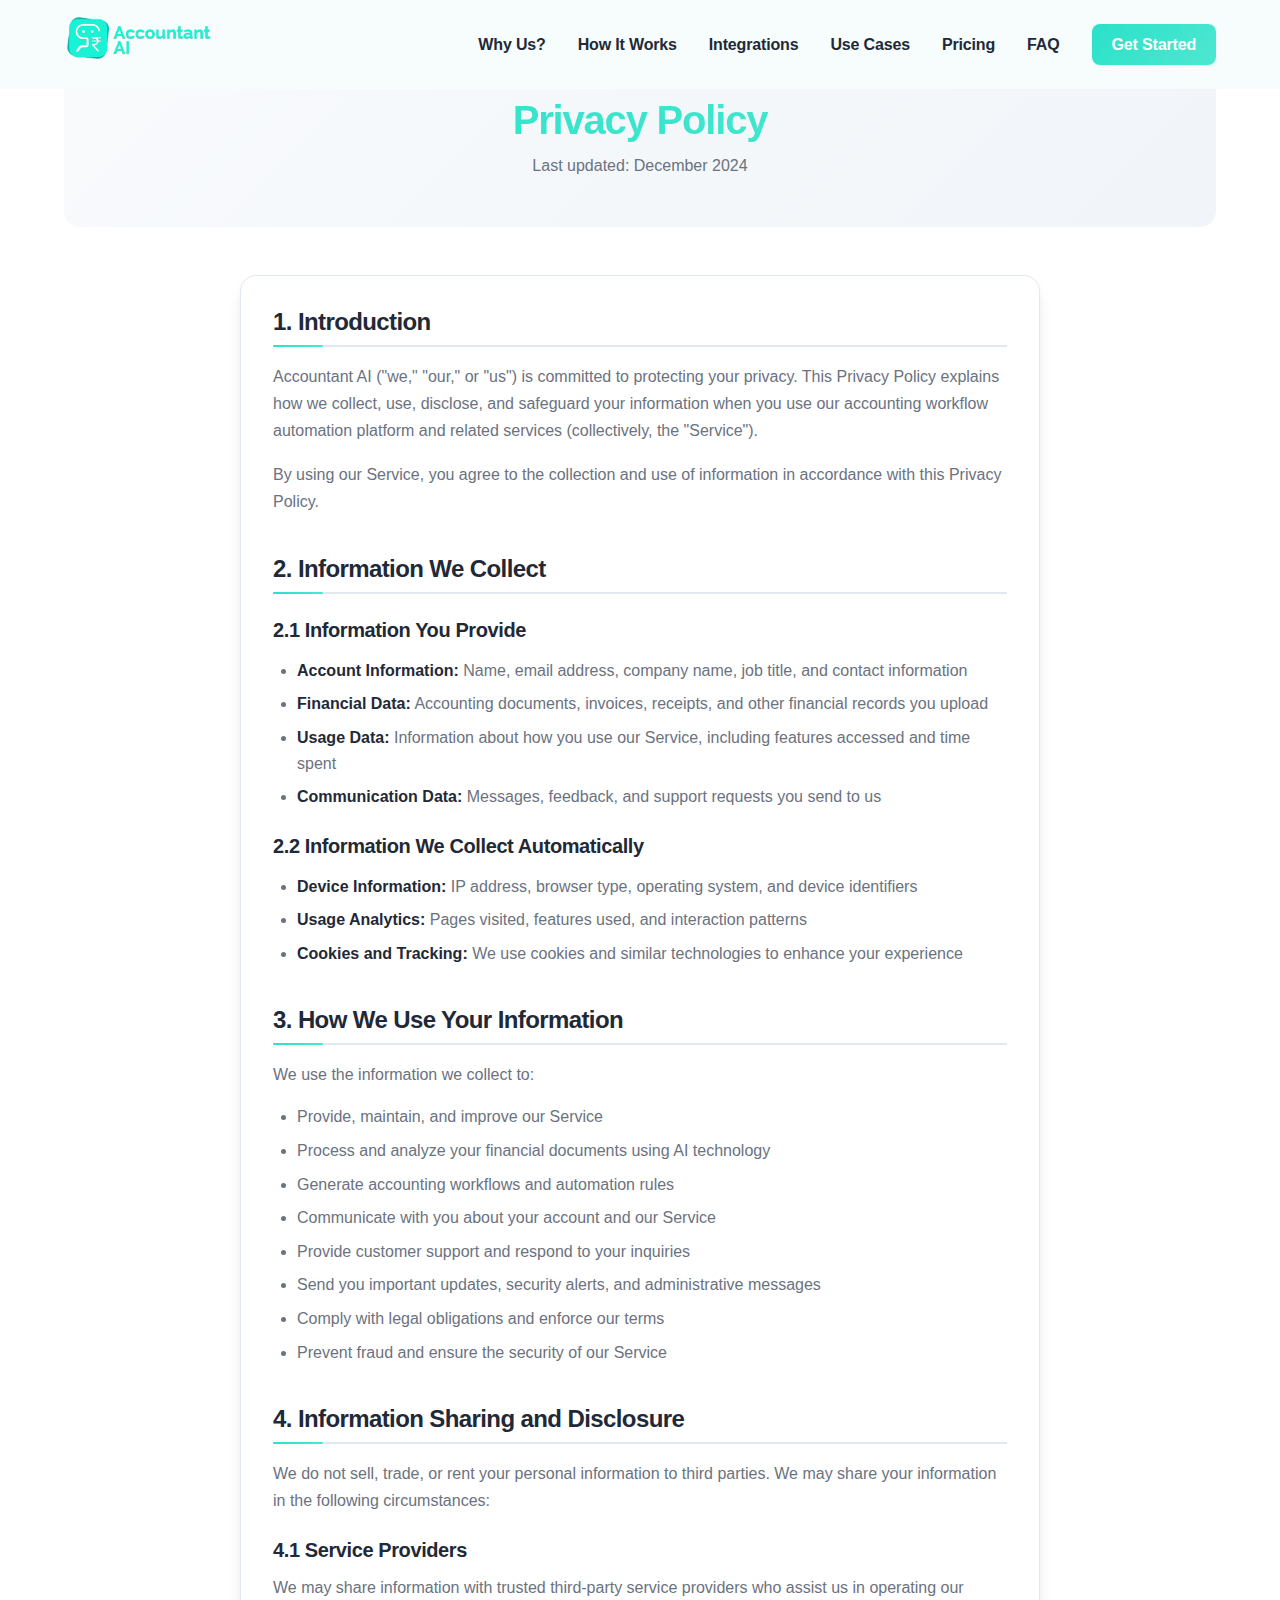
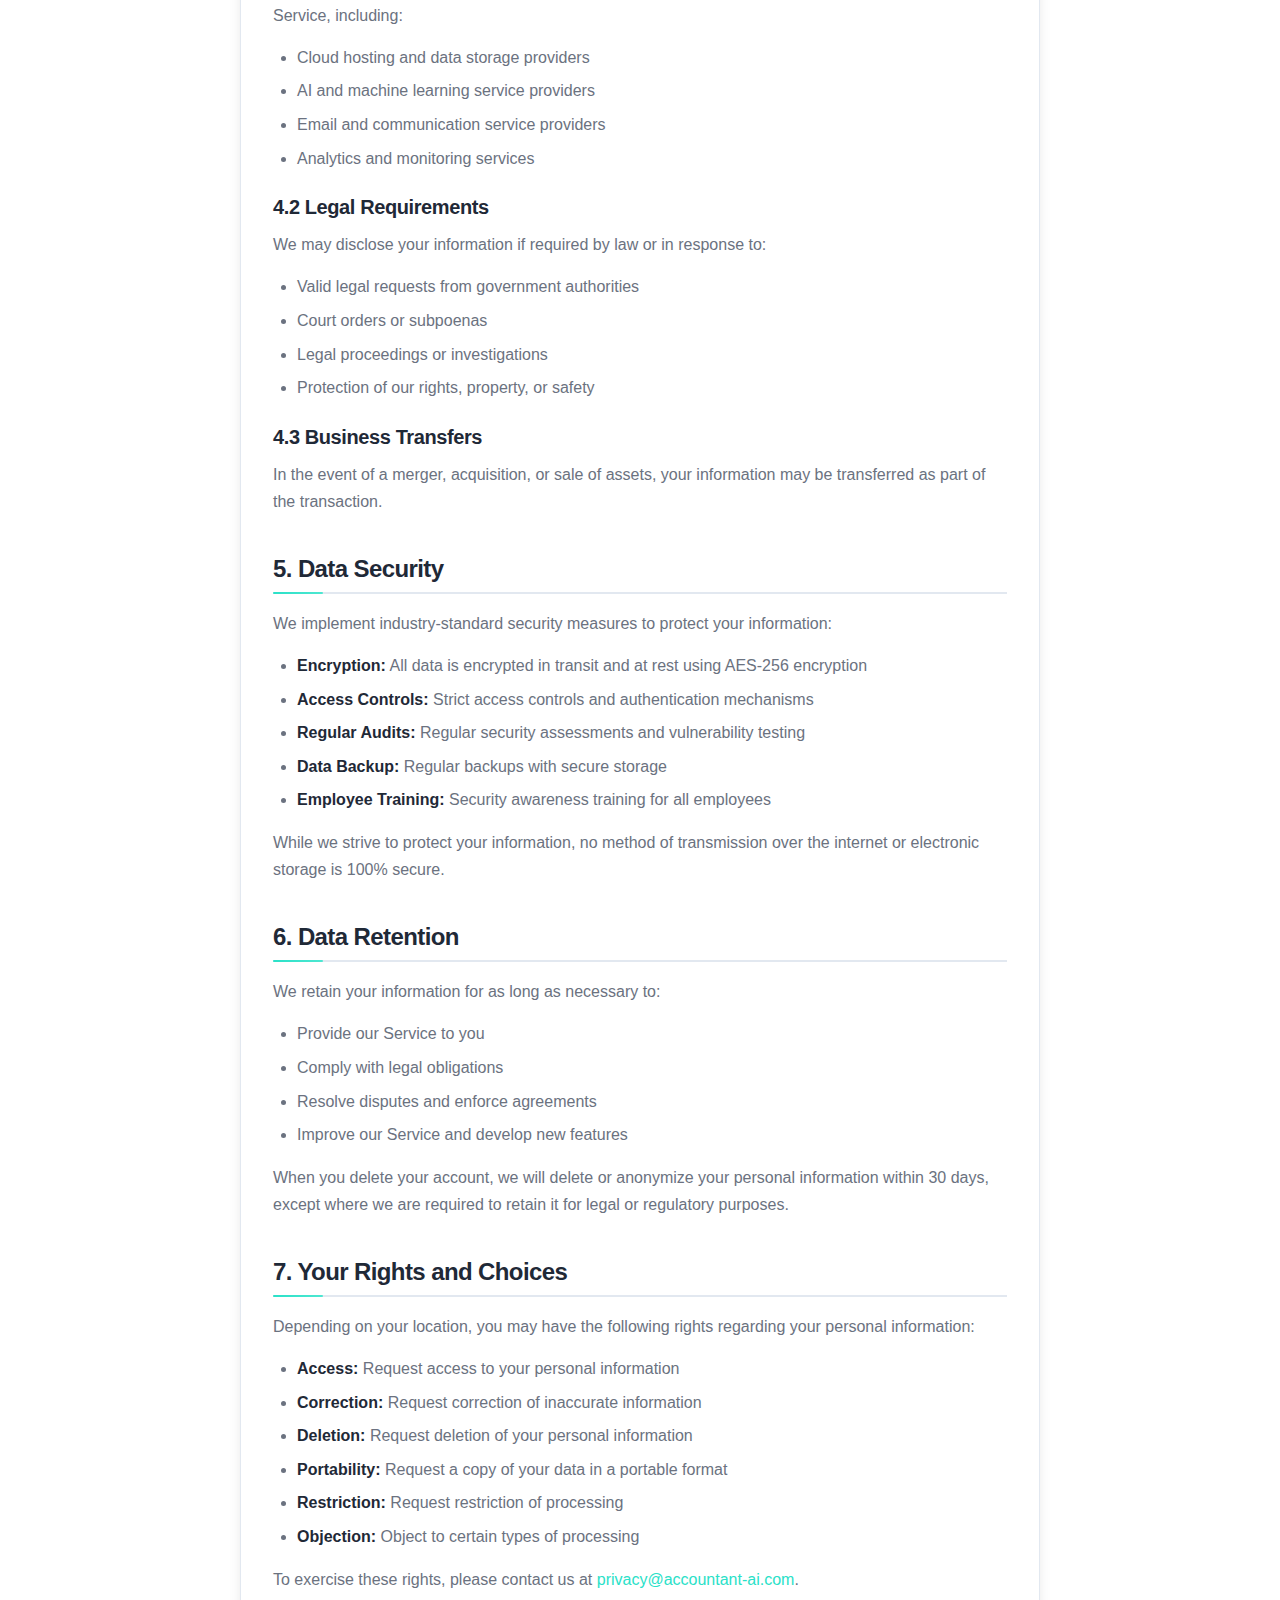
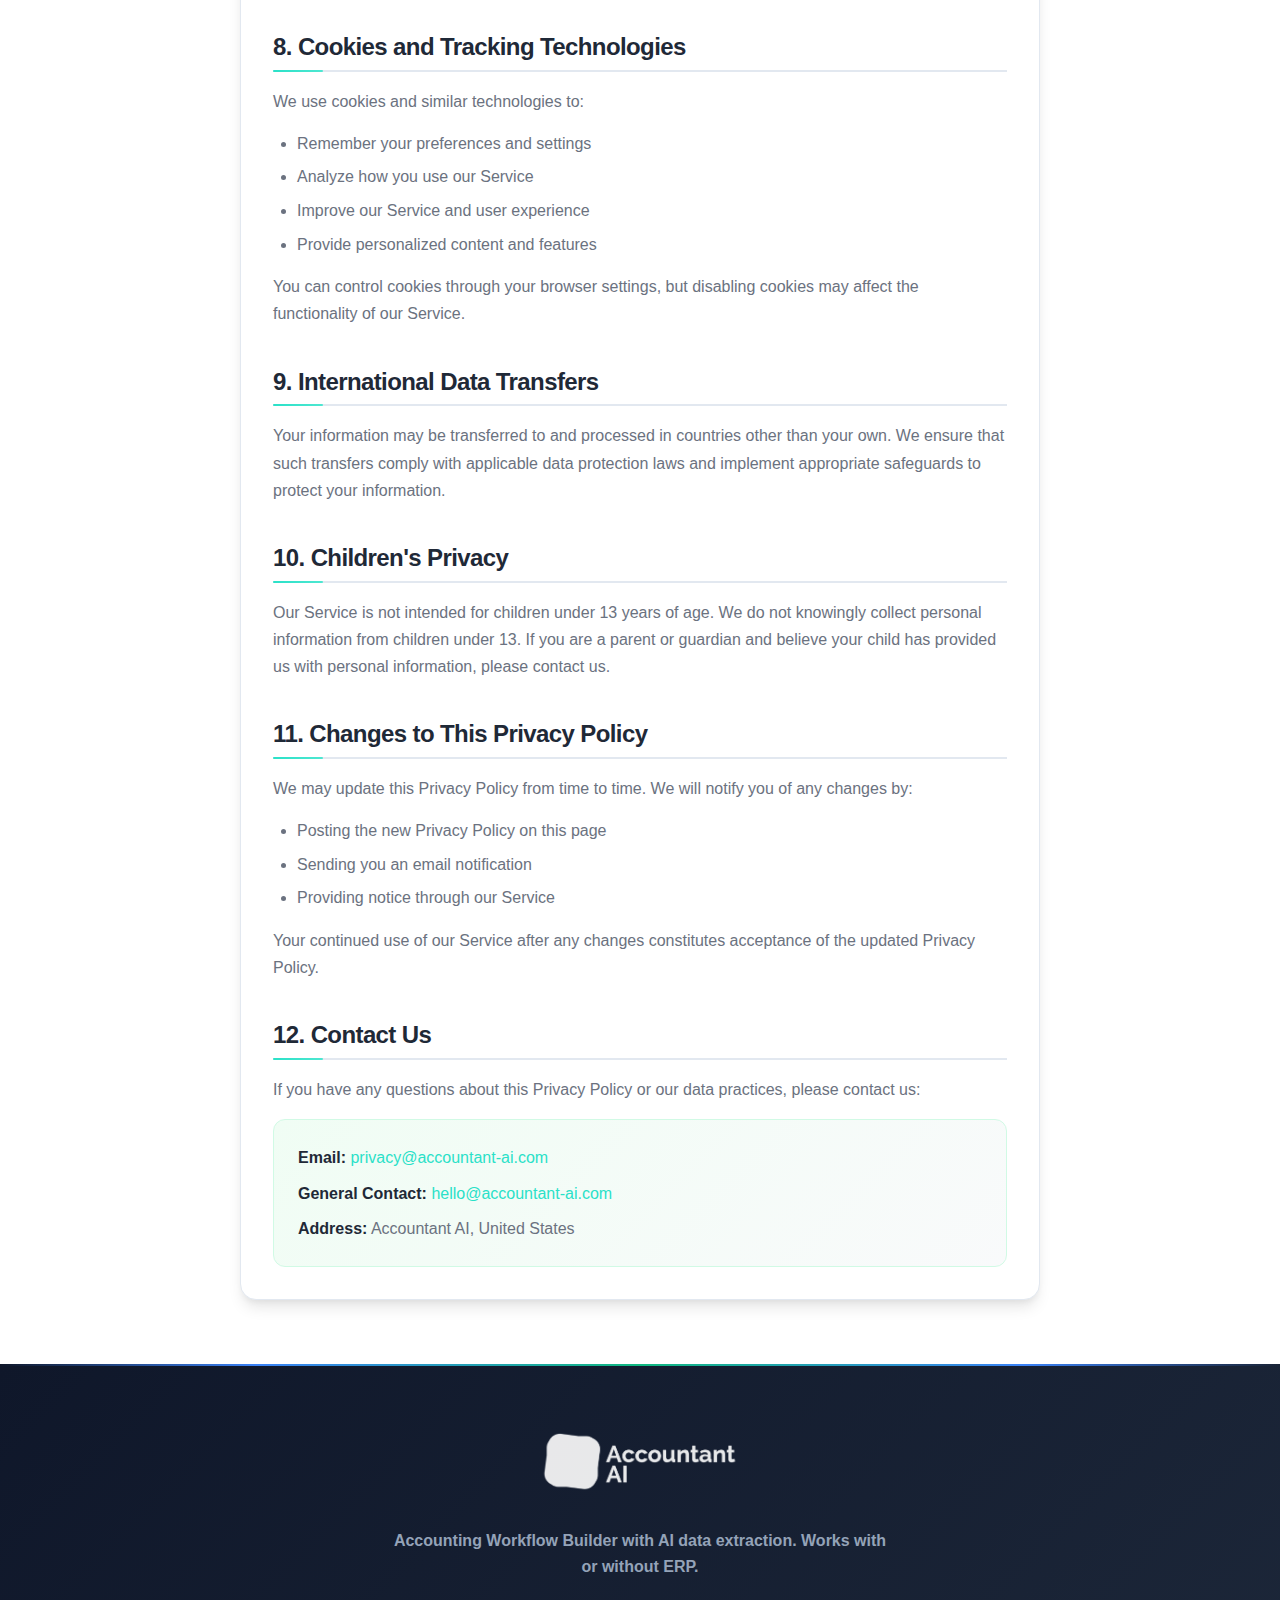
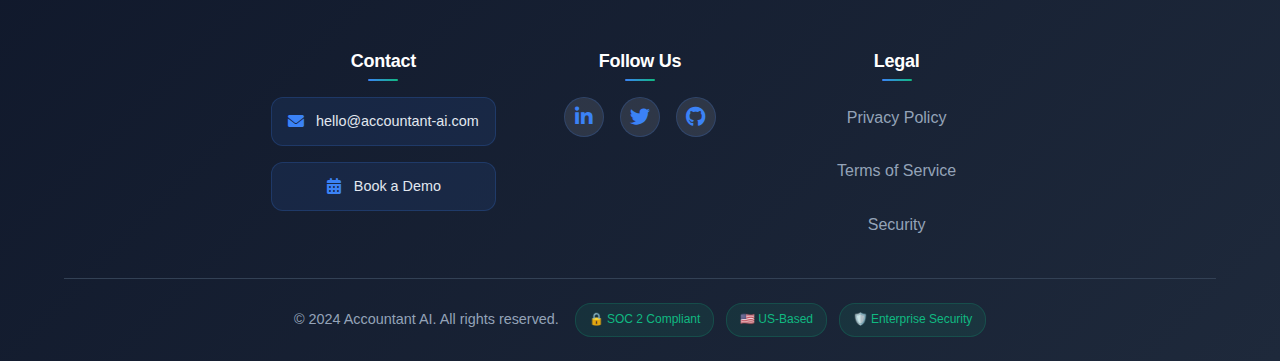
<file: privacy-policy.html>
<!DOCTYPE html>
<html lang="en">
<head>
    <meta charset="UTF-8">
    <meta name="viewport" content="width=device-width, initial-scale=1.0">
    <title>Privacy Policy - Accountant AI</title>
    <meta name="description" content="Privacy Policy for Accountant AI - Learn how we collect, use, and protect your data.">
    <link rel="stylesheet" href="styles.css">
    <link rel="stylesheet" href="https://cdnjs.cloudflare.com/ajax/libs/font-awesome/6.0.0/css/all.min.css">
    <link rel="icon" type="image/png" href="logo.png">
</head>
<body>
    <!-- Navigation -->
    <nav class="navbar">
        <div class="nav-container">
            <div class="nav-logo">
                <a href="index.html">
                    <img src="logo-2.png" alt="Accountant AI Logo" class="nav-logo-img">
                </a>
            </div>
            <div class="nav-menu">
                <a href="index.html#why-us">Why Us?</a>
                <a href="index.html#how-it-works">How It Works</a>
                <a href="index.html#integrations">Integrations</a>
                <a href="use-cases.html">Use Cases</a>
                <a href="index.html#pricing">Pricing</a>
                <a href="index.html#faq">FAQ</a>
                <a href="https://calendly.com/junaid-accountant-ai/30min" class="nav-cta">Get Started</a>
            </div>
            <div class="nav-toggle">
                <span></span>
                <span></span>
                <span></span>
            </div>
        </div>
    </nav>

    <!-- Privacy Policy Content -->
    <main class="legal-page">
        <div class="container">
            <div class="legal-header">
                <h1>Privacy Policy</h1>
                <p class="last-updated">Last updated: December 2024</p>
            </div>

            <div class="legal-content">
                <section class="legal-section">
                    <h2>1. Introduction</h2>
                    <p>Accountant AI ("we," "our," or "us") is committed to protecting your privacy. This Privacy Policy explains how we collect, use, disclose, and safeguard your information when you use our accounting workflow automation platform and related services (collectively, the "Service").</p>
                    <p>By using our Service, you agree to the collection and use of information in accordance with this Privacy Policy.</p>
                </section>

                <section class="legal-section">
                    <h2>2. Information We Collect</h2>
                    
                    <h3>2.1 Information You Provide</h3>
                    <ul>
                        <li><strong>Account Information:</strong> Name, email address, company name, job title, and contact information</li>
                        <li><strong>Financial Data:</strong> Accounting documents, invoices, receipts, and other financial records you upload</li>
                        <li><strong>Usage Data:</strong> Information about how you use our Service, including features accessed and time spent</li>
                        <li><strong>Communication Data:</strong> Messages, feedback, and support requests you send to us</li>
                    </ul>

                    <h3>2.2 Information We Collect Automatically</h3>
                    <ul>
                        <li><strong>Device Information:</strong> IP address, browser type, operating system, and device identifiers</li>
                        <li><strong>Usage Analytics:</strong> Pages visited, features used, and interaction patterns</li>
                        <li><strong>Cookies and Tracking:</strong> We use cookies and similar technologies to enhance your experience</li>
                    </ul>
                </section>

                <section class="legal-section">
                    <h2>3. How We Use Your Information</h2>
                    <p>We use the information we collect to:</p>
                    <ul>
                        <li>Provide, maintain, and improve our Service</li>
                        <li>Process and analyze your financial documents using AI technology</li>
                        <li>Generate accounting workflows and automation rules</li>
                        <li>Communicate with you about your account and our Service</li>
                        <li>Provide customer support and respond to your inquiries</li>
                        <li>Send you important updates, security alerts, and administrative messages</li>
                        <li>Comply with legal obligations and enforce our terms</li>
                        <li>Prevent fraud and ensure the security of our Service</li>
                    </ul>
                </section>

                <section class="legal-section">
                    <h2>4. Information Sharing and Disclosure</h2>
                    <p>We do not sell, trade, or rent your personal information to third parties. We may share your information in the following circumstances:</p>
                    
                    <h3>4.1 Service Providers</h3>
                    <p>We may share information with trusted third-party service providers who assist us in operating our Service, including:</p>
                    <ul>
                        <li>Cloud hosting and data storage providers</li>
                        <li>AI and machine learning service providers</li>
                        <li>Email and communication service providers</li>
                        <li>Analytics and monitoring services</li>
                    </ul>

                    <h3>4.2 Legal Requirements</h3>
                    <p>We may disclose your information if required by law or in response to:</p>
                    <ul>
                        <li>Valid legal requests from government authorities</li>
                        <li>Court orders or subpoenas</li>
                        <li>Legal proceedings or investigations</li>
                        <li>Protection of our rights, property, or safety</li>
                    </ul>

                    <h3>4.3 Business Transfers</h3>
                    <p>In the event of a merger, acquisition, or sale of assets, your information may be transferred as part of the transaction.</p>
                </section>

                <section class="legal-section">
                    <h2>5. Data Security</h2>
                    <p>We implement industry-standard security measures to protect your information:</p>
                    <ul>
                        <li><strong>Encryption:</strong> All data is encrypted in transit and at rest using AES-256 encryption</li>
                        <li><strong>Access Controls:</strong> Strict access controls and authentication mechanisms</li>
                        <li><strong>Regular Audits:</strong> Regular security assessments and vulnerability testing</li>
                        <li><strong>Data Backup:</strong> Regular backups with secure storage</li>
                        <li><strong>Employee Training:</strong> Security awareness training for all employees</li>
                    </ul>
                    <p>While we strive to protect your information, no method of transmission over the internet or electronic storage is 100% secure.</p>
                </section>

                <section class="legal-section">
                    <h2>6. Data Retention</h2>
                    <p>We retain your information for as long as necessary to:</p>
                    <ul>
                        <li>Provide our Service to you</li>
                        <li>Comply with legal obligations</li>
                        <li>Resolve disputes and enforce agreements</li>
                        <li>Improve our Service and develop new features</li>
                    </ul>
                    <p>When you delete your account, we will delete or anonymize your personal information within 30 days, except where we are required to retain it for legal or regulatory purposes.</p>
                </section>

                <section class="legal-section">
                    <h2>7. Your Rights and Choices</h2>
                    <p>Depending on your location, you may have the following rights regarding your personal information:</p>
                    <ul>
                        <li><strong>Access:</strong> Request access to your personal information</li>
                        <li><strong>Correction:</strong> Request correction of inaccurate information</li>
                        <li><strong>Deletion:</strong> Request deletion of your personal information</li>
                        <li><strong>Portability:</strong> Request a copy of your data in a portable format</li>
                        <li><strong>Restriction:</strong> Request restriction of processing</li>
                        <li><strong>Objection:</strong> Object to certain types of processing</li>
                    </ul>
                    <p>To exercise these rights, please contact us at <a href="mailto:privacy@accountant-ai.com">privacy@accountant-ai.com</a>.</p>
                </section>

                <section class="legal-section">
                    <h2>8. Cookies and Tracking Technologies</h2>
                    <p>We use cookies and similar technologies to:</p>
                    <ul>
                        <li>Remember your preferences and settings</li>
                        <li>Analyze how you use our Service</li>
                        <li>Improve our Service and user experience</li>
                        <li>Provide personalized content and features</li>
                    </ul>
                    <p>You can control cookies through your browser settings, but disabling cookies may affect the functionality of our Service.</p>
                </section>

                <section class="legal-section">
                    <h2>9. International Data Transfers</h2>
                    <p>Your information may be transferred to and processed in countries other than your own. We ensure that such transfers comply with applicable data protection laws and implement appropriate safeguards to protect your information.</p>
                </section>

                <section class="legal-section">
                    <h2>10. Children's Privacy</h2>
                    <p>Our Service is not intended for children under 13 years of age. We do not knowingly collect personal information from children under 13. If you are a parent or guardian and believe your child has provided us with personal information, please contact us.</p>
                </section>

                <section class="legal-section">
                    <h2>11. Changes to This Privacy Policy</h2>
                    <p>We may update this Privacy Policy from time to time. We will notify you of any changes by:</p>
                    <ul>
                        <li>Posting the new Privacy Policy on this page</li>
                        <li>Sending you an email notification</li>
                        <li>Providing notice through our Service</li>
                    </ul>
                    <p>Your continued use of our Service after any changes constitutes acceptance of the updated Privacy Policy.</p>
                </section>

                <section class="legal-section">
                    <h2>12. Contact Us</h2>
                    <p>If you have any questions about this Privacy Policy or our data practices, please contact us:</p>
                    <div class="contact-info">
                        <p><strong>Email:</strong> <a href="mailto:privacy@accountant-ai.com">privacy@accountant-ai.com</a></p>
                        <p><strong>General Contact:</strong> <a href="mailto:hello@accountant-ai.com">hello@accountant-ai.com</a></p>
                        <p><strong>Address:</strong> Accountant AI, United States</p>
                    </div>
                </section>
            </div>
        </div>
    </main>

    <!-- Footer -->
    <footer class="footer">
        <div class="container">
            <div class="footer-content">
                <div class="footer-brand">
                    <div class="footer-logo">
                        <img src="logo-2.png" alt="Accountant AI Logo" class="footer-logo-img">
                        <div class="brand-text">
                            <p>Accounting Workflow Builder with AI data extraction. Works with or without ERP.</p>
                        </div>
                    </div>
                </div>
                
                <div class="footer-main">
                    <div class="footer-section">
                        <h4>Contact</h4>
                        <div class="contact-links">
                            <a href="mailto:hello@accountant-ai.com" class="contact-link">
                                <i class="fas fa-envelope"></i>
                                <span>hello@accountant-ai.com</span>
                            </a>
                            <a href="https://calendly.com/junaid-accountant-ai/30min" class="contact-link">
                                <i class="fas fa-calendar-alt"></i>
                                <span>Book a Demo</span>
                            </a>
                        </div>
                    </div>
                    
                    <div class="footer-section">
                        <h4>Follow Us</h4>
                        <div class="social-links">
                            <a href="https://linkedin.com/company/accountant-ai" class="social-link" target="_blank" rel="noopener" title="LinkedIn">
                                <i class="fab fa-linkedin-in"></i>
                            </a>
                            <a href="https://twitter.com/accountant_ai" class="social-link" target="_blank" rel="noopener" title="Twitter">
                                <i class="fab fa-twitter"></i>
                            </a>
                            <a href="https://github.com/accountant-ai" class="social-link" target="_blank" rel="noopener" title="GitHub">
                                <i class="fab fa-github"></i>
                            </a>
                        </div>
                    </div>
                    
                    <div class="footer-section">
                        <h4>Legal</h4>
                        <div class="legal-links">
                            <a href="privacy-policy.html">Privacy Policy</a>
                            <a href="terms-conditions.html">Terms of Service</a>
                            <a href="index.html#security">Security</a>
                        </div>
                    </div>
                </div>
            </div>
            
            <div class="footer-bottom">
                <div class="footer-bottom-content">
                    <p>&copy; 2024 Accountant AI. All rights reserved.</p>
                    <div class="footer-badges">
                        <span class="badge">🔒 SOC 2 Compliant</span>
                        <span class="badge">🇺🇸 US-Based</span>
                        <span class="badge">🛡️ Enterprise Security</span>
                    </div>
                </div>
            </div>
        </div>
    </footer>
</body>
</html>
</file>
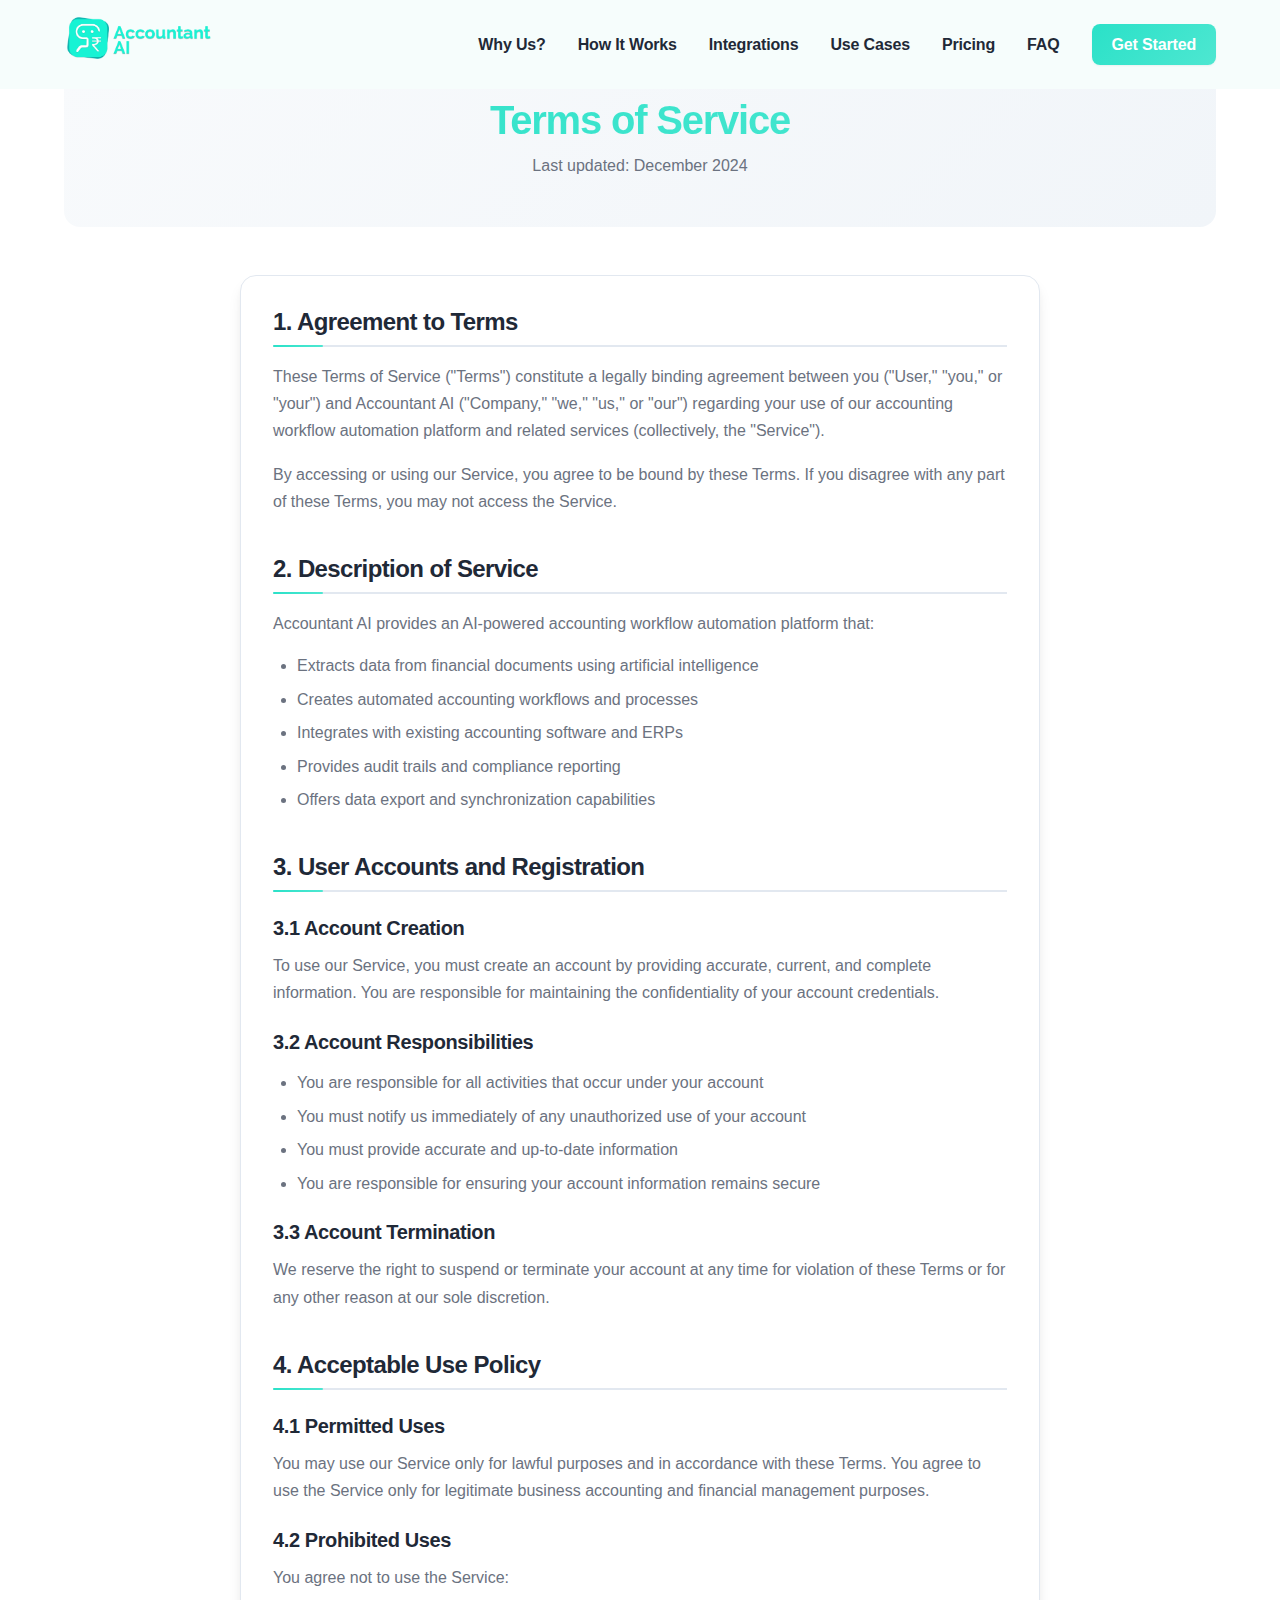
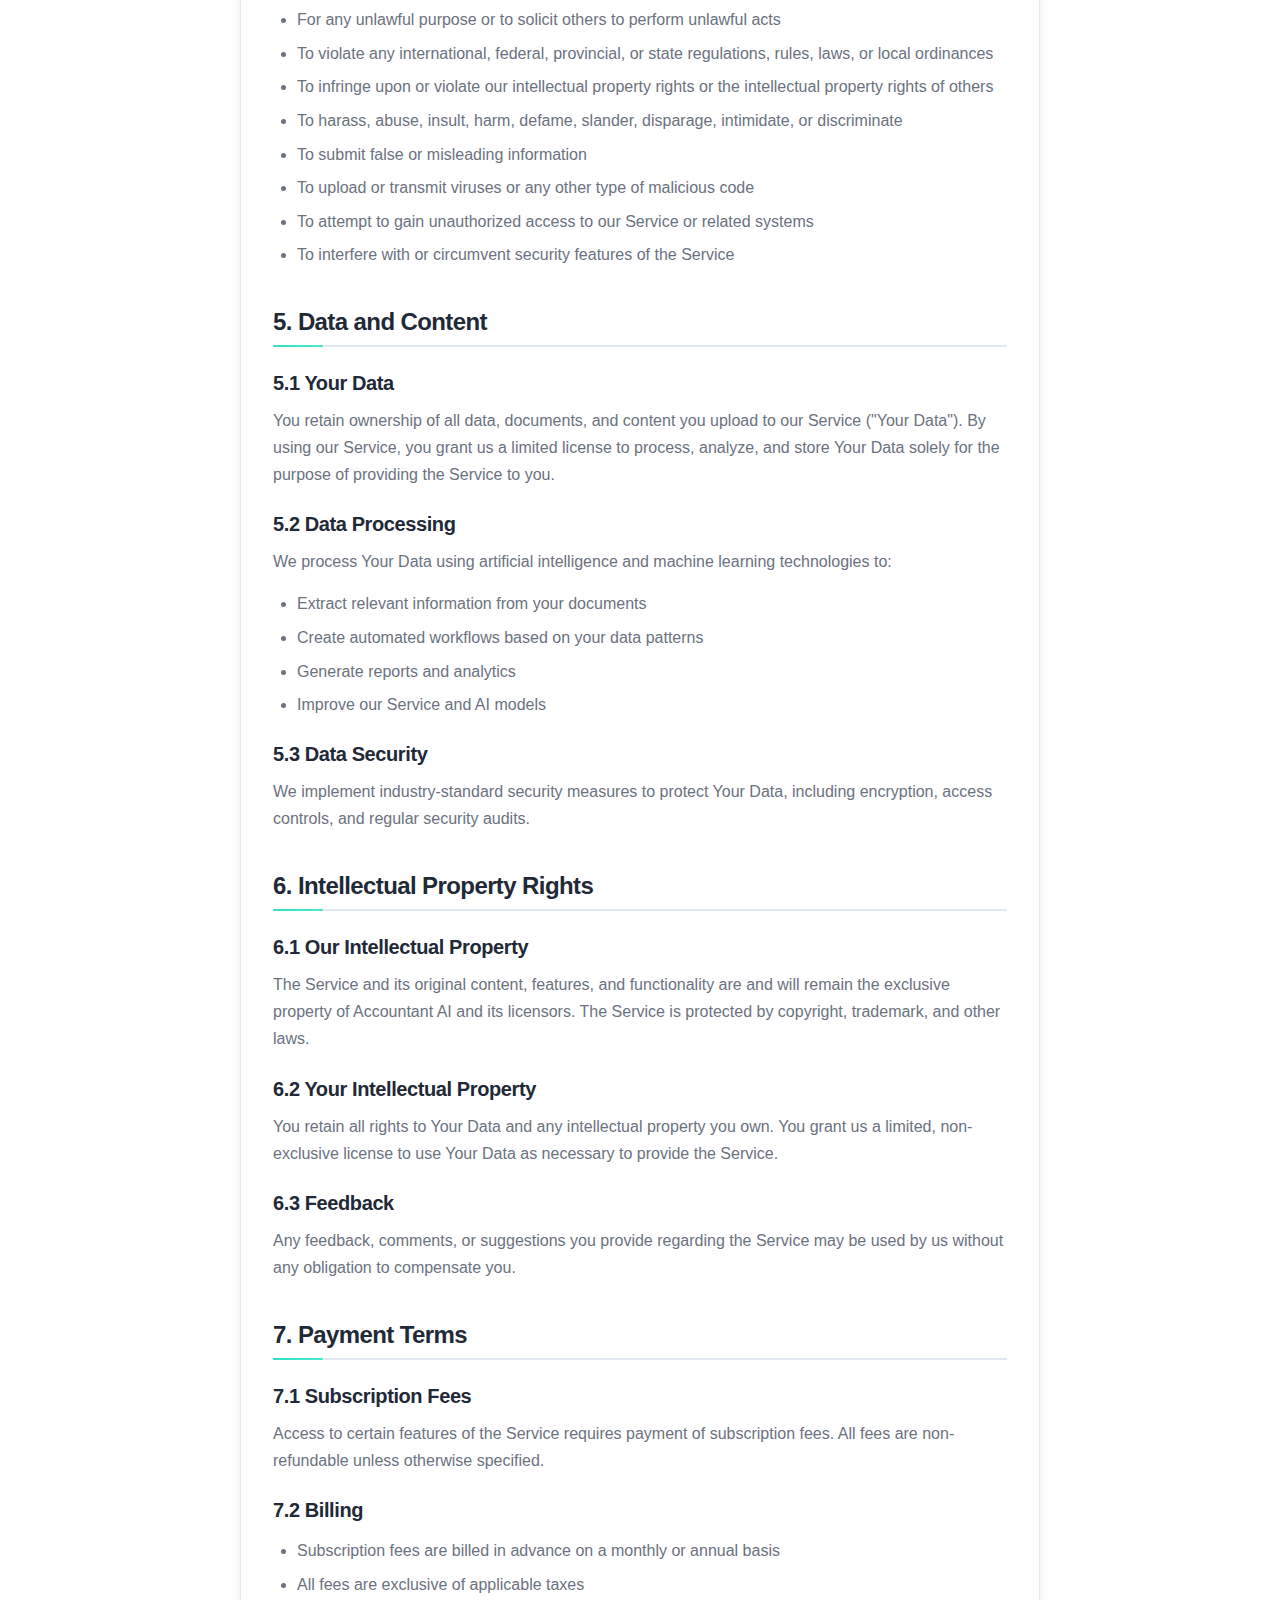
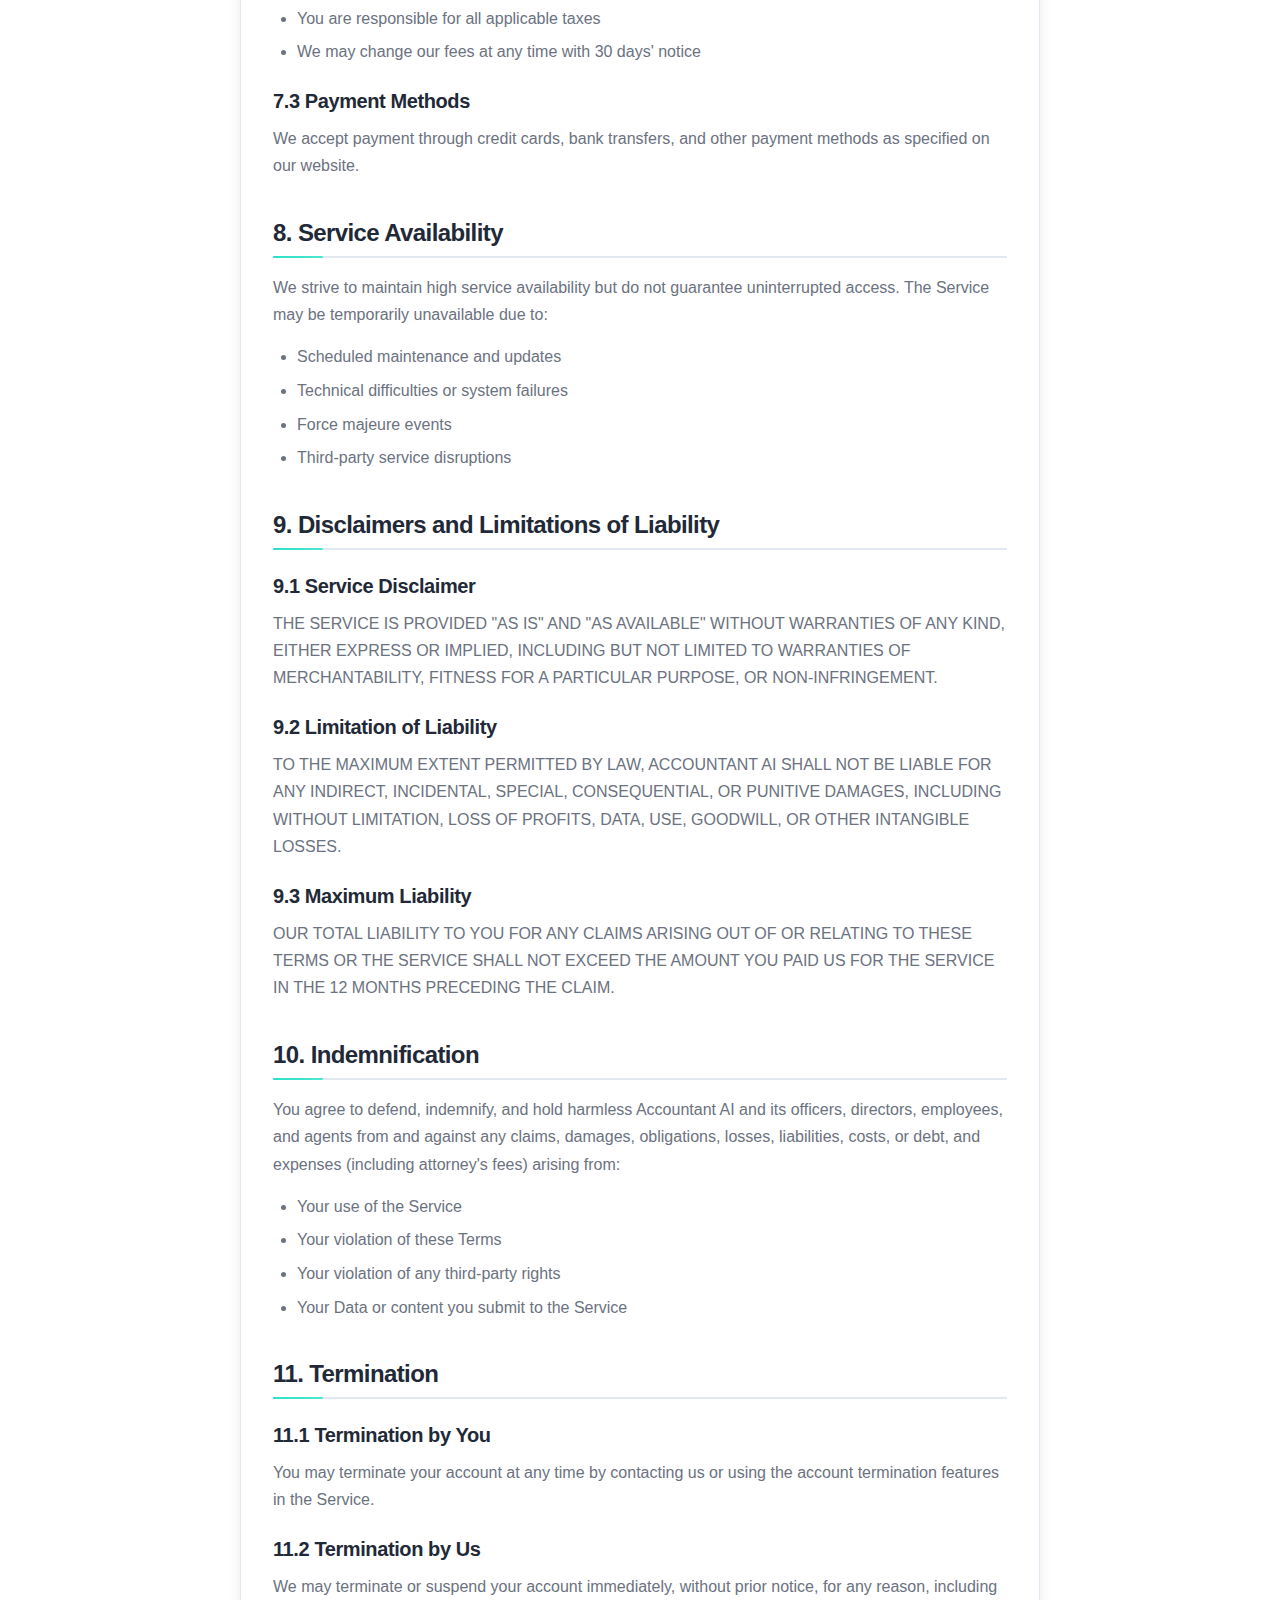
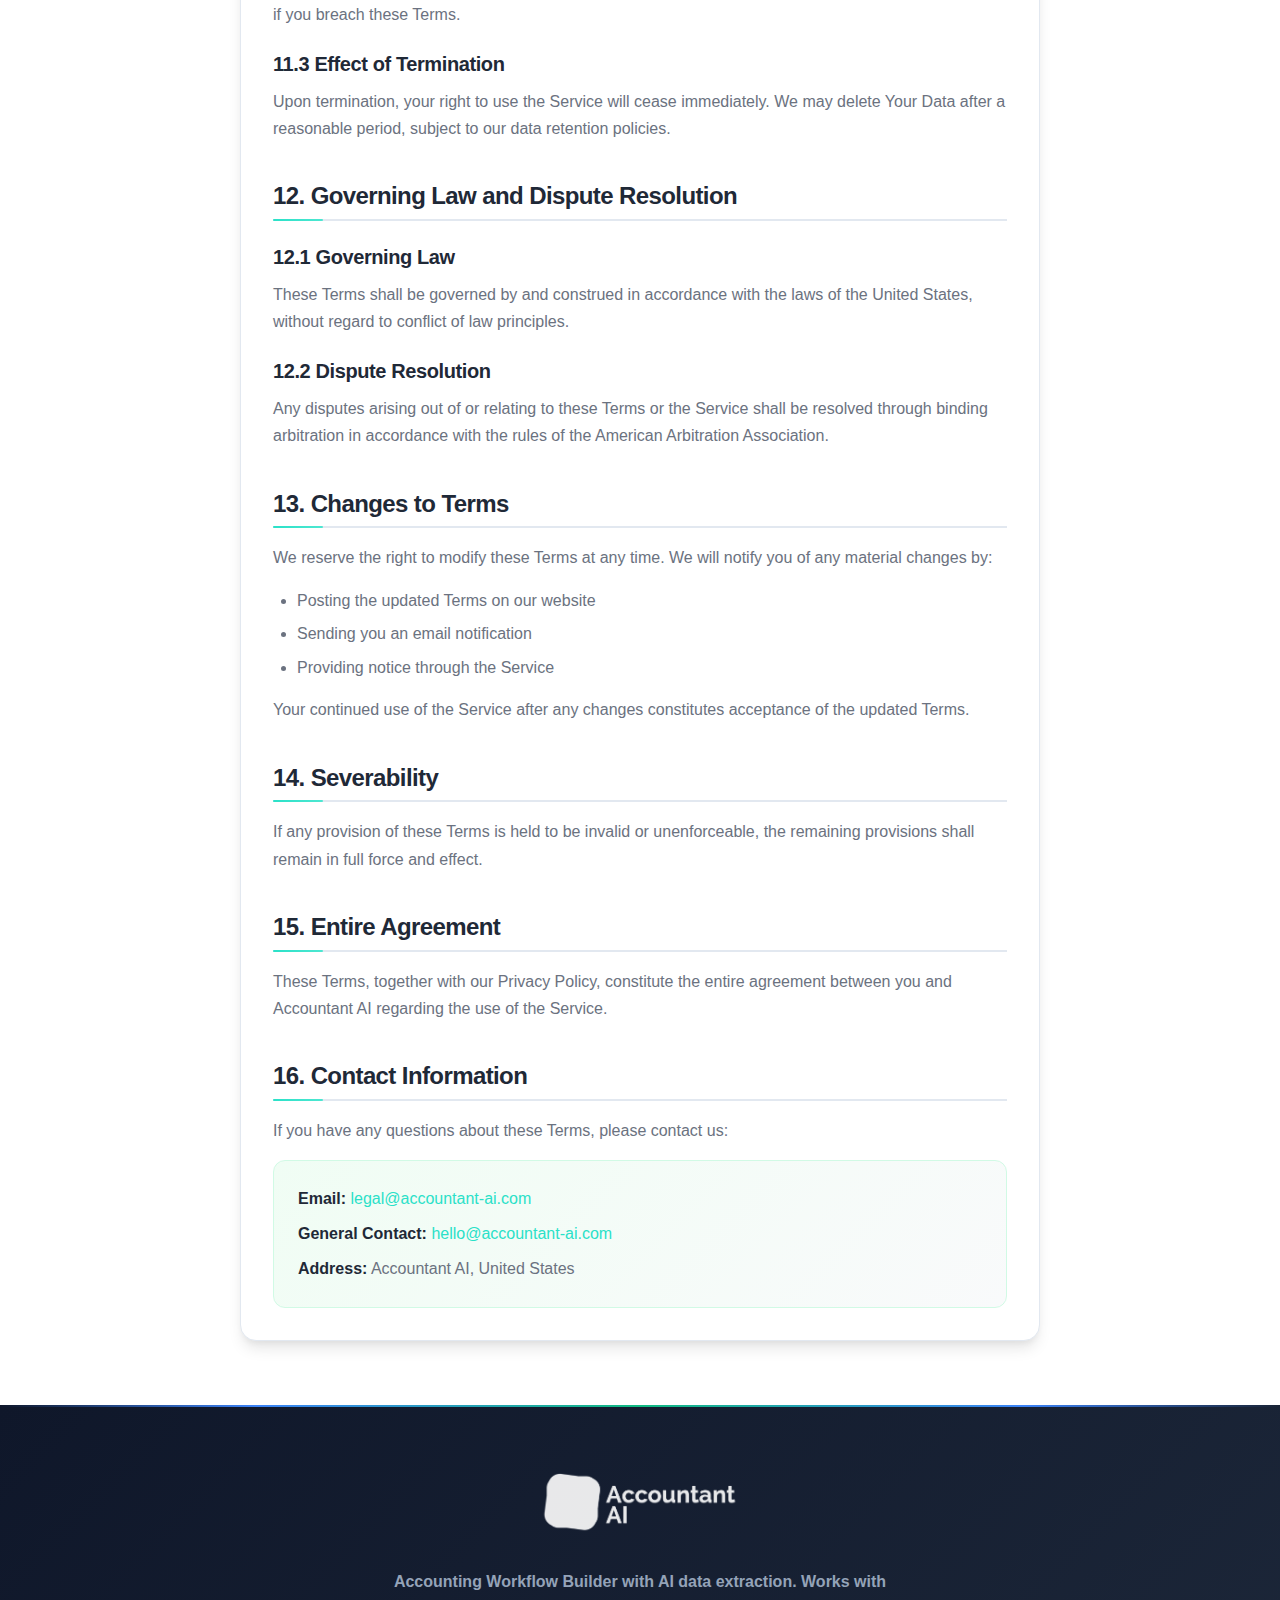
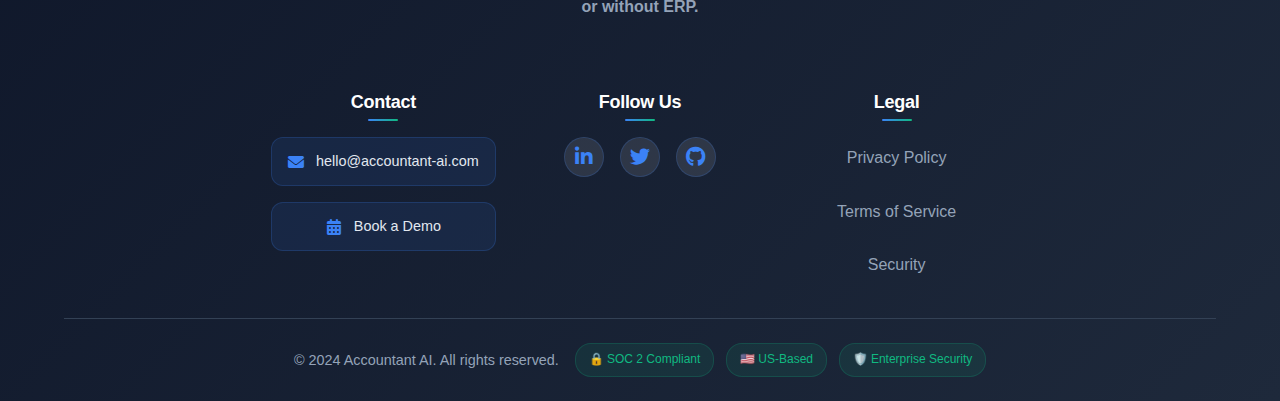
<file: terms-conditions.html>
<!DOCTYPE html>
<html lang="en">
<head>
    <meta charset="UTF-8">
    <meta name="viewport" content="width=device-width, initial-scale=1.0">
    <title>Terms of Service - Accountant AI</title>
    <meta name="description" content="Terms of Service for Accountant AI - Read our terms and conditions for using our accounting automation platform.">
    <link rel="stylesheet" href="styles.css">
    <link rel="stylesheet" href="https://cdnjs.cloudflare.com/ajax/libs/font-awesome/6.0.0/css/all.min.css">
    <link rel="icon" type="image/png" href="logo.png">
</head>
<body>
    <!-- Navigation -->
    <nav class="navbar">
        <div class="nav-container">
            <div class="nav-logo">
                <a href="index.html">
                    <img src="logo-2.png" alt="Accountant AI Logo" class="nav-logo-img">
                </a>
            </div>
            <div class="nav-menu">
                <a href="index.html#why-us">Why Us?</a>
                <a href="index.html#how-it-works">How It Works</a>
                <a href="index.html#integrations">Integrations</a>
                <a href="use-cases.html">Use Cases</a>
                <a href="index.html#pricing">Pricing</a>
                <a href="index.html#faq">FAQ</a>
                <a href="https://calendly.com/junaid-accountant-ai/30min" class="nav-cta">Get Started</a>
            </div>
            <div class="nav-toggle">
                <span></span>
                <span></span>
                <span></span>
            </div>
        </div>
    </nav>

    <!-- Terms of Service Content -->
    <main class="legal-page">
        <div class="container">
            <div class="legal-header">
                <h1>Terms of Service</h1>
                <p class="last-updated">Last updated: December 2024</p>
            </div>

            <div class="legal-content">
                <section class="legal-section">
                    <h2>1. Agreement to Terms</h2>
                    <p>These Terms of Service ("Terms") constitute a legally binding agreement between you ("User," "you," or "your") and Accountant AI ("Company," "we," "us," or "our") regarding your use of our accounting workflow automation platform and related services (collectively, the "Service").</p>
                    <p>By accessing or using our Service, you agree to be bound by these Terms. If you disagree with any part of these Terms, you may not access the Service.</p>
                </section>

                <section class="legal-section">
                    <h2>2. Description of Service</h2>
                    <p>Accountant AI provides an AI-powered accounting workflow automation platform that:</p>
                    <ul>
                        <li>Extracts data from financial documents using artificial intelligence</li>
                        <li>Creates automated accounting workflows and processes</li>
                        <li>Integrates with existing accounting software and ERPs</li>
                        <li>Provides audit trails and compliance reporting</li>
                        <li>Offers data export and synchronization capabilities</li>
                    </ul>
                </section>

                <section class="legal-section">
                    <h2>3. User Accounts and Registration</h2>
                    
                    <h3>3.1 Account Creation</h3>
                    <p>To use our Service, you must create an account by providing accurate, current, and complete information. You are responsible for maintaining the confidentiality of your account credentials.</p>
                    
                    <h3>3.2 Account Responsibilities</h3>
                    <ul>
                        <li>You are responsible for all activities that occur under your account</li>
                        <li>You must notify us immediately of any unauthorized use of your account</li>
                        <li>You must provide accurate and up-to-date information</li>
                        <li>You are responsible for ensuring your account information remains secure</li>
                    </ul>

                    <h3>3.3 Account Termination</h3>
                    <p>We reserve the right to suspend or terminate your account at any time for violation of these Terms or for any other reason at our sole discretion.</p>
                </section>

                <section class="legal-section">
                    <h2>4. Acceptable Use Policy</h2>
                    
                    <h3>4.1 Permitted Uses</h3>
                    <p>You may use our Service only for lawful purposes and in accordance with these Terms. You agree to use the Service only for legitimate business accounting and financial management purposes.</p>
                    
                    <h3>4.2 Prohibited Uses</h3>
                    <p>You agree not to use the Service:</p>
                    <ul>
                        <li>For any unlawful purpose or to solicit others to perform unlawful acts</li>
                        <li>To violate any international, federal, provincial, or state regulations, rules, laws, or local ordinances</li>
                        <li>To infringe upon or violate our intellectual property rights or the intellectual property rights of others</li>
                        <li>To harass, abuse, insult, harm, defame, slander, disparage, intimidate, or discriminate</li>
                        <li>To submit false or misleading information</li>
                        <li>To upload or transmit viruses or any other type of malicious code</li>
                        <li>To attempt to gain unauthorized access to our Service or related systems</li>
                        <li>To interfere with or circumvent security features of the Service</li>
                    </ul>
                </section>

                <section class="legal-section">
                    <h2>5. Data and Content</h2>
                    
                    <h3>5.1 Your Data</h3>
                    <p>You retain ownership of all data, documents, and content you upload to our Service ("Your Data"). By using our Service, you grant us a limited license to process, analyze, and store Your Data solely for the purpose of providing the Service to you.</p>
                    
                    <h3>5.2 Data Processing</h3>
                    <p>We process Your Data using artificial intelligence and machine learning technologies to:</p>
                    <ul>
                        <li>Extract relevant information from your documents</li>
                        <li>Create automated workflows based on your data patterns</li>
                        <li>Generate reports and analytics</li>
                        <li>Improve our Service and AI models</li>
                    </ul>

                    <h3>5.3 Data Security</h3>
                    <p>We implement industry-standard security measures to protect Your Data, including encryption, access controls, and regular security audits.</p>
                </section>

                <section class="legal-section">
                    <h2>6. Intellectual Property Rights</h2>
                    
                    <h3>6.1 Our Intellectual Property</h3>
                    <p>The Service and its original content, features, and functionality are and will remain the exclusive property of Accountant AI and its licensors. The Service is protected by copyright, trademark, and other laws.</p>
                    
                    <h3>6.2 Your Intellectual Property</h3>
                    <p>You retain all rights to Your Data and any intellectual property you own. You grant us a limited, non-exclusive license to use Your Data as necessary to provide the Service.</p>
                    
                    <h3>6.3 Feedback</h3>
                    <p>Any feedback, comments, or suggestions you provide regarding the Service may be used by us without any obligation to compensate you.</p>
                </section>

                <section class="legal-section">
                    <h2>7. Payment Terms</h2>
                    
                    <h3>7.1 Subscription Fees</h3>
                    <p>Access to certain features of the Service requires payment of subscription fees. All fees are non-refundable unless otherwise specified.</p>
                    
                    <h3>7.2 Billing</h3>
                    <ul>
                        <li>Subscription fees are billed in advance on a monthly or annual basis</li>
                        <li>All fees are exclusive of applicable taxes</li>
                        <li>You are responsible for all applicable taxes</li>
                        <li>We may change our fees at any time with 30 days' notice</li>
                    </ul>

                    <h3>7.3 Payment Methods</h3>
                    <p>We accept payment through credit cards, bank transfers, and other payment methods as specified on our website.</p>
                </section>

                <section class="legal-section">
                    <h2>8. Service Availability</h2>
                    <p>We strive to maintain high service availability but do not guarantee uninterrupted access. The Service may be temporarily unavailable due to:</p>
                    <ul>
                        <li>Scheduled maintenance and updates</li>
                        <li>Technical difficulties or system failures</li>
                        <li>Force majeure events</li>
                        <li>Third-party service disruptions</li>
                    </ul>
                </section>

                <section class="legal-section">
                    <h2>9. Disclaimers and Limitations of Liability</h2>
                    
                    <h3>9.1 Service Disclaimer</h3>
                    <p>THE SERVICE IS PROVIDED "AS IS" AND "AS AVAILABLE" WITHOUT WARRANTIES OF ANY KIND, EITHER EXPRESS OR IMPLIED, INCLUDING BUT NOT LIMITED TO WARRANTIES OF MERCHANTABILITY, FITNESS FOR A PARTICULAR PURPOSE, OR NON-INFRINGEMENT.</p>
                    
                    <h3>9.2 Limitation of Liability</h3>
                    <p>TO THE MAXIMUM EXTENT PERMITTED BY LAW, ACCOUNTANT AI SHALL NOT BE LIABLE FOR ANY INDIRECT, INCIDENTAL, SPECIAL, CONSEQUENTIAL, OR PUNITIVE DAMAGES, INCLUDING WITHOUT LIMITATION, LOSS OF PROFITS, DATA, USE, GOODWILL, OR OTHER INTANGIBLE LOSSES.</p>
                    
                    <h3>9.3 Maximum Liability</h3>
                    <p>OUR TOTAL LIABILITY TO YOU FOR ANY CLAIMS ARISING OUT OF OR RELATING TO THESE TERMS OR THE SERVICE SHALL NOT EXCEED THE AMOUNT YOU PAID US FOR THE SERVICE IN THE 12 MONTHS PRECEDING THE CLAIM.</p>
                </section>

                <section class="legal-section">
                    <h2>10. Indemnification</h2>
                    <p>You agree to defend, indemnify, and hold harmless Accountant AI and its officers, directors, employees, and agents from and against any claims, damages, obligations, losses, liabilities, costs, or debt, and expenses (including attorney's fees) arising from:</p>
                    <ul>
                        <li>Your use of the Service</li>
                        <li>Your violation of these Terms</li>
                        <li>Your violation of any third-party rights</li>
                        <li>Your Data or content you submit to the Service</li>
                    </ul>
                </section>

                <section class="legal-section">
                    <h2>11. Termination</h2>
                    
                    <h3>11.1 Termination by You</h3>
                    <p>You may terminate your account at any time by contacting us or using the account termination features in the Service.</p>
                    
                    <h3>11.2 Termination by Us</h3>
                    <p>We may terminate or suspend your account immediately, without prior notice, for any reason, including if you breach these Terms.</p>
                    
                    <h3>11.3 Effect of Termination</h3>
                    <p>Upon termination, your right to use the Service will cease immediately. We may delete Your Data after a reasonable period, subject to our data retention policies.</p>
                </section>

                <section class="legal-section">
                    <h2>12. Governing Law and Dispute Resolution</h2>
                    
                    <h3>12.1 Governing Law</h3>
                    <p>These Terms shall be governed by and construed in accordance with the laws of the United States, without regard to conflict of law principles.</p>
                    
                    <h3>12.2 Dispute Resolution</h3>
                    <p>Any disputes arising out of or relating to these Terms or the Service shall be resolved through binding arbitration in accordance with the rules of the American Arbitration Association.</p>
                </section>

                <section class="legal-section">
                    <h2>13. Changes to Terms</h2>
                    <p>We reserve the right to modify these Terms at any time. We will notify you of any material changes by:</p>
                    <ul>
                        <li>Posting the updated Terms on our website</li>
                        <li>Sending you an email notification</li>
                        <li>Providing notice through the Service</li>
                    </ul>
                    <p>Your continued use of the Service after any changes constitutes acceptance of the updated Terms.</p>
                </section>

                <section class="legal-section">
                    <h2>14. Severability</h2>
                    <p>If any provision of these Terms is held to be invalid or unenforceable, the remaining provisions shall remain in full force and effect.</p>
                </section>

                <section class="legal-section">
                    <h2>15. Entire Agreement</h2>
                    <p>These Terms, together with our Privacy Policy, constitute the entire agreement between you and Accountant AI regarding the use of the Service.</p>
                </section>

                <section class="legal-section">
                    <h2>16. Contact Information</h2>
                    <p>If you have any questions about these Terms, please contact us:</p>
                    <div class="contact-info">
                        <p><strong>Email:</strong> <a href="mailto:legal@accountant-ai.com">legal@accountant-ai.com</a></p>
                        <p><strong>General Contact:</strong> <a href="mailto:hello@accountant-ai.com">hello@accountant-ai.com</a></p>
                        <p><strong>Address:</strong> Accountant AI, United States</p>
                    </div>
                </section>
            </div>
        </div>
    </main>

    <!-- Footer -->
    <footer class="footer">
        <div class="container">
            <div class="footer-content">
                <div class="footer-brand">
                    <div class="footer-logo">
                        <img src="logo-2.png" alt="Accountant AI Logo" class="footer-logo-img">
                        <div class="brand-text">
                            <p>Accounting Workflow Builder with AI data extraction. Works with or without ERP.</p>
                        </div>
                    </div>
                </div>
                
                <div class="footer-main">
                    <div class="footer-section">
                        <h4>Contact</h4>
                        <div class="contact-links">
                            <a href="mailto:hello@accountant-ai.com" class="contact-link">
                                <i class="fas fa-envelope"></i>
                                <span>hello@accountant-ai.com</span>
                            </a>
                            <a href="https://calendly.com/junaid-accountant-ai/30min" class="contact-link">
                                <i class="fas fa-calendar-alt"></i>
                                <span>Book a Demo</span>
                            </a>
                        </div>
                    </div>
                    
                    <div class="footer-section">
                        <h4>Follow Us</h4>
                        <div class="social-links">
                            <a href="https://linkedin.com/company/accountant-ai" class="social-link" target="_blank" rel="noopener" title="LinkedIn">
                                <i class="fab fa-linkedin-in"></i>
                            </a>
                            <a href="https://twitter.com/accountant_ai" class="social-link" target="_blank" rel="noopener" title="Twitter">
                                <i class="fab fa-twitter"></i>
                            </a>
                            <a href="https://github.com/accountant-ai" class="social-link" target="_blank" rel="noopener" title="GitHub">
                                <i class="fab fa-github"></i>
                            </a>
                        </div>
                    </div>
                    
                    <div class="footer-section">
                        <h4>Legal</h4>
                        <div class="legal-links">
                            <a href="privacy-policy.html">Privacy Policy</a>
                            <a href="terms-conditions.html">Terms of Service</a>
                            <a href="index.html#security">Security</a>
                        </div>
                    </div>
                </div>
            </div>
            
            <div class="footer-bottom">
                <div class="footer-bottom-content">
                    <p>&copy; 2024 Accountant AI. All rights reserved.</p>
                    <div class="footer-badges">
                        <span class="badge">🔒 SOC 2 Compliant</span>
                        <span class="badge">🇺🇸 US-Based</span>
                        <span class="badge">🛡️ Enterprise Security</span>
                    </div>
                </div>
            </div>
        </div>
    </footer>
</body>
</html>
</file>
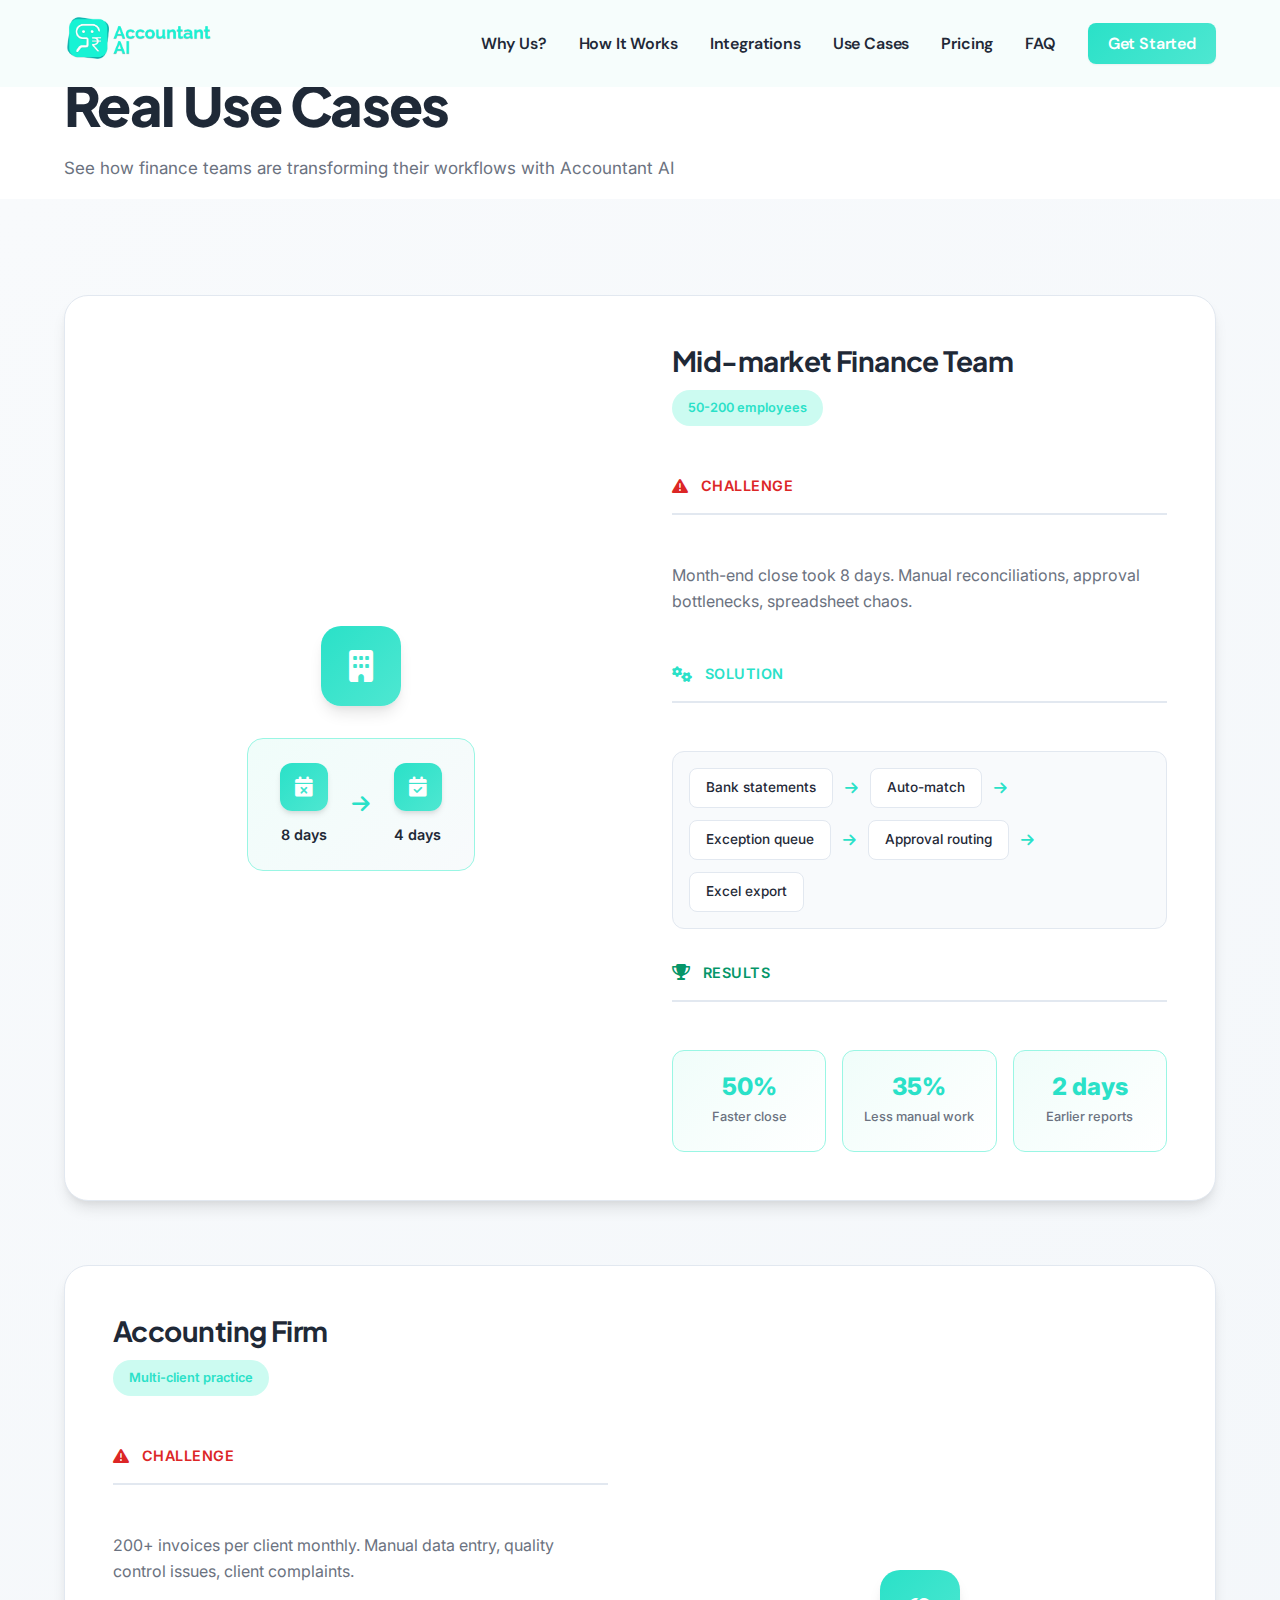
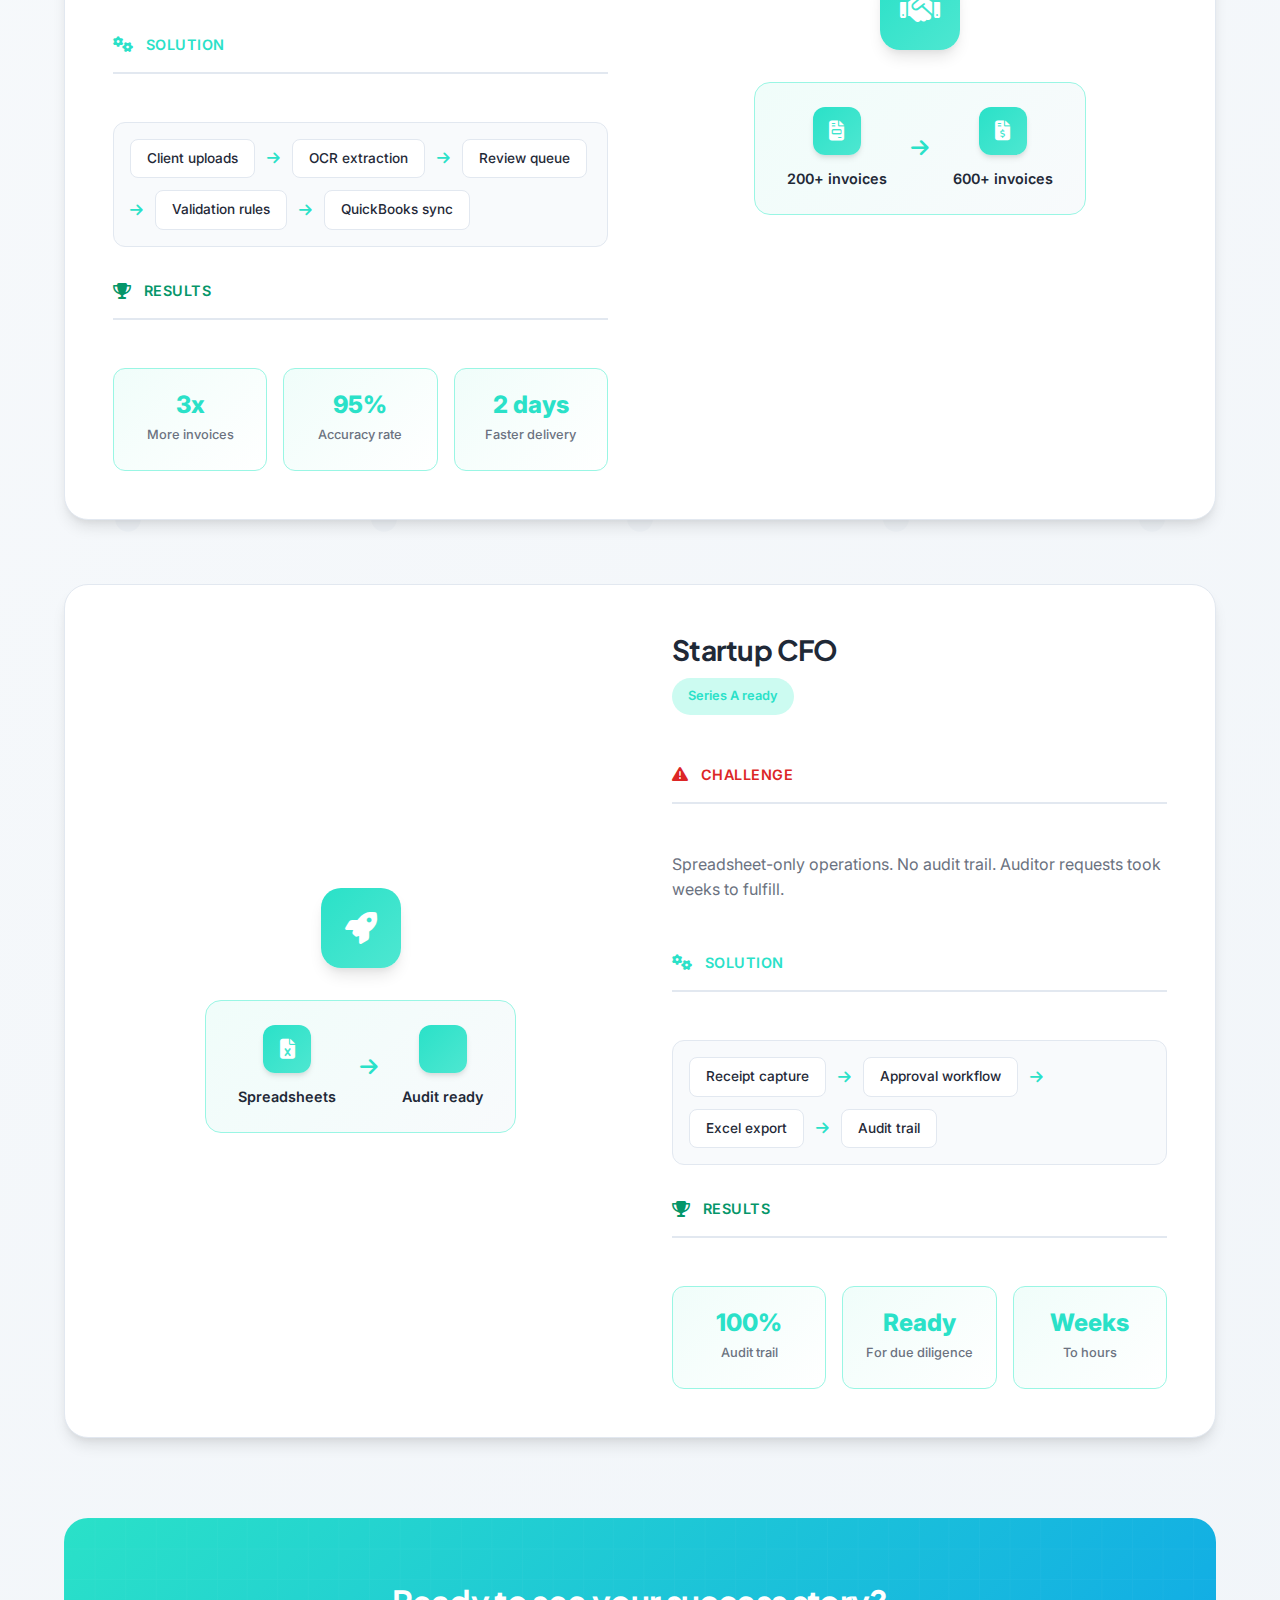
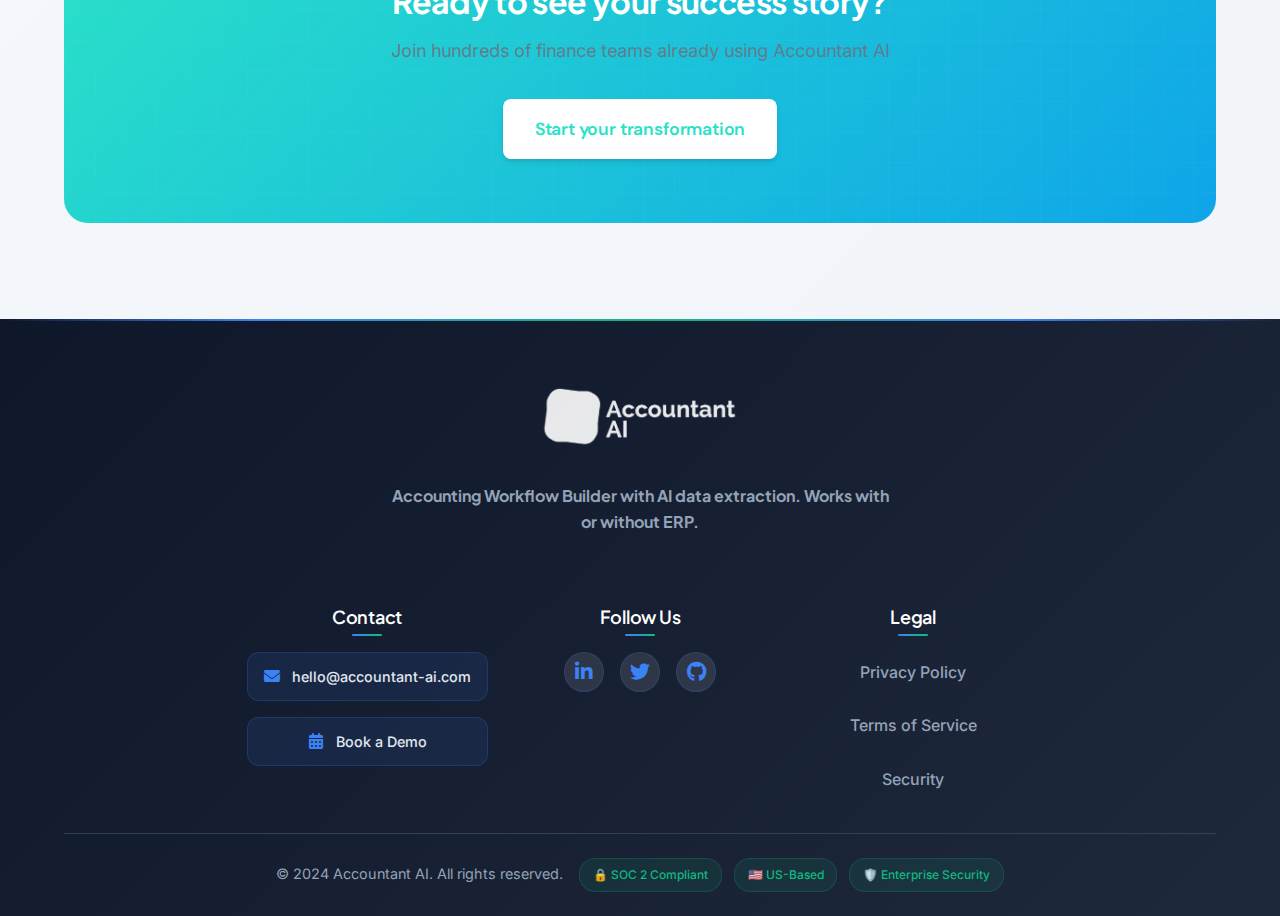
<file: use-cases.html>
<!DOCTYPE html>
<html lang="en">
<head>
    <meta charset="UTF-8">
    <meta name="viewport" content="width=device-width, initial-scale=1.0">
    <title>Use Cases - Accountant AI</title>
    <meta name="description" content="See how finance teams are transforming their workflows with Accountant AI. Real success stories from mid-market companies, accounting firms, and startups.">
    <link rel="preconnect" href="https://fonts.googleapis.com">
    <link rel="preconnect" href="https://fonts.gstatic.com" crossorigin>
    <link href="https://fonts.googleapis.com/css2?family=Inter:wght@300;400;500;600;700;800&family=Plus+Jakarta+Sans:wght@400;500;600;700;800&family=DM+Sans:wght@400;500;600;700&display=swap" rel="stylesheet">
    <link rel="stylesheet" href="styles.css">
    <link rel="stylesheet" href="https://cdnjs.cloudflare.com/ajax/libs/font-awesome/6.4.0/css/all.min.css">
    <link rel="icon" type="image/png" href="logo-2.png">
</head>
<body>
    <!-- Navigation -->
    <nav class="navbar">
        <div class="nav-container">
            <div class="nav-logo">
                <a href="index.html">
                    <img src="logo-2.png" alt="Accountant AI Logo" class="nav-logo-img">
                </a>
            </div>
            <div class="nav-menu">
                <a href="index.html#why-us">Why Us?</a>
                <a href="index.html#how-it-works">How It Works</a>
                <a href="index.html#integrations">Integrations</a>
                <a href="use-cases.html">Use Cases</a>
                <a href="index.html#pricing">Pricing</a>
                <a href="index.html#faq">FAQ</a>
                <a href="https://calendly.com/junaid-accountant-ai/30min" class="nav-cta">Get Started</a>
            </div>
            <div class="nav-toggle">
                <span></span>
                <span></span>
                <span></span>
            </div>
        </div>
    </nav>

    <!-- Use Cases Page Header -->
    <section class="page-header">
        <div class="container">
            <div class="page-header-content">
                <div class="header-badge">
                    <i class="fas fa-users"></i>
                    <span>Success Stories</span>
                </div>
                <h1>Real Use Cases</h1>
                <p>See how finance teams are transforming their workflows with Accountant AI</p>
            </div>
        </div>
    </section>

    <!-- Real Use Cases Section -->
    <section class="use-cases">
        <div class="container">
            <div class="use-cases-container">
                <!-- Use Case 1: Mid-market Finance Team -->
                <div class="use-case-story">
                    <div class="story-visual">
                        <div class="company-avatar">
                            <i class="fas fa-building"></i>
                        </div>
                        <div class="story-flow">
                            <div class="flow-step">
                                <div class="step-icon">
                                    <i class="fas fa-calendar-times"></i>
                                </div>
                                <span>8 days</span>
                            </div>
                            <div class="flow-arrow">
                                <i class="fas fa-arrow-right"></i>
                            </div>
                            <div class="flow-step">
                                <div class="step-icon">
                                    <i class="fas fa-calendar-check"></i>
                                </div>
                                <span>4 days</span>
                            </div>
                        </div>
                    </div>
                    <div class="story-content">
                        <div class="story-header">
                            <h3>Mid-market Finance Team</h3>
                            <div class="company-size">50-200 employees</div>
                        </div>
                        
                        <div class="story-section">
                            <div class="section-label problem">
                                <i class="fas fa-exclamation-triangle"></i>
                                <span>Challenge</span>
                            </div>
                            <p>Month-end close took 8 days. Manual reconciliations, approval bottlenecks, spreadsheet chaos.</p>
                        </div>
                        
                        <div class="story-section">
                            <div class="section-label solution">
                                <i class="fas fa-cogs"></i>
                                <span>Solution</span>
                            </div>
                            <div class="workflow-steps">
                                <span class="workflow-step">Bank statements</span>
                                <i class="fas fa-arrow-right"></i>
                                <span class="workflow-step">Auto-match</span>
                                <i class="fas fa-arrow-right"></i>
                                <span class="workflow-step">Exception queue</span>
                                <i class="fas fa-arrow-right"></i>
                                <span class="workflow-step">Approval routing</span>
                                <i class="fas fa-arrow-right"></i>
                                <span class="workflow-step">Excel export</span>
                            </div>
                        </div>
                        
                        <div class="story-section">
                            <div class="section-label result">
                                <i class="fas fa-trophy"></i>
                                <span>Results</span>
                            </div>
                            <div class="results-grid">
                                <div class="result-item">
                                    <span class="result-number">50%</span>
                                    <span class="result-label">Faster close</span>
                                </div>
                                <div class="result-item">
                                    <span class="result-number">35%</span>
                                    <span class="result-label">Less manual work</span>
                                </div>
                                <div class="result-item">
                                    <span class="result-number">2 days</span>
                                    <span class="result-label">Earlier reports</span>
                                </div>
                            </div>
                        </div>
                    </div>
                </div>
                
                <!-- Use Case 2: Accounting Firm -->
                <div class="use-case-story reverse">
                    <div class="story-visual">
                        <div class="company-avatar">
                            <i class="fas fa-handshake"></i>
                        </div>
                        <div class="story-flow">
                            <div class="flow-step">
                                <div class="step-icon">
                                    <i class="fas fa-file-invoice"></i>
                                </div>
                                <span>200+ invoices</span>
                            </div>
                            <div class="flow-arrow">
                                <i class="fas fa-arrow-right"></i>
                            </div>
                            <div class="flow-step">
                                <div class="step-icon">
                                    <i class="fas fa-file-invoice-dollar"></i>
                                </div>
                                <span>600+ invoices</span>
                            </div>
                        </div>
                    </div>
                    <div class="story-content">
                        <div class="story-header">
                            <h3>Accounting Firm</h3>
                            <div class="company-size">Multi-client practice</div>
                        </div>
                        
                        <div class="story-section">
                            <div class="section-label problem">
                                <i class="fas fa-exclamation-triangle"></i>
                                <span>Challenge</span>
                            </div>
                            <p>200+ invoices per client monthly. Manual data entry, quality control issues, client complaints.</p>
                        </div>
                        
                        <div class="story-section">
                            <div class="section-label solution">
                                <i class="fas fa-cogs"></i>
                                <span>Solution</span>
                            </div>
                            <div class="workflow-steps">
                                <span class="workflow-step">Client uploads</span>
                                <i class="fas fa-arrow-right"></i>
                                <span class="workflow-step">OCR extraction</span>
                                <i class="fas fa-arrow-right"></i>
                                <span class="workflow-step">Review queue</span>
                                <i class="fas fa-arrow-right"></i>
                                <span class="workflow-step">Validation rules</span>
                                <i class="fas fa-arrow-right"></i>
                                <span class="workflow-step">QuickBooks sync</span>
                            </div>
                        </div>
                        
                        <div class="story-section">
                            <div class="section-label result">
                                <i class="fas fa-trophy"></i>
                                <span>Results</span>
                            </div>
                            <div class="results-grid">
                                <div class="result-item">
                                    <span class="result-number">3x</span>
                                    <span class="result-label">More invoices</span>
                                </div>
                                <div class="result-item">
                                    <span class="result-number">95%</span>
                                    <span class="result-label">Accuracy rate</span>
                                </div>
                                <div class="result-item">
                                    <span class="result-number">2 days</span>
                                    <span class="result-label">Faster delivery</span>
                                </div>
                            </div>
                        </div>
                    </div>
                </div>
                
                <!-- Use Case 3: Startup CFO -->
                <div class="use-case-story">
                    <div class="story-visual">
                        <div class="company-avatar">
                            <i class="fas fa-rocket"></i>
                        </div>
                        <div class="story-flow">
                            <div class="flow-step">
                                <div class="step-icon">
                                    <i class="fas fa-file-excel"></i>
                                </div>
                                <span>Spreadsheets</span>
                            </div>
                            <div class="flow-arrow">
                                <i class="fas fa-arrow-right"></i>
                            </div>
                            <div class="flow-step">
                                <div class="step-icon">
                                    <i class="fas fa-shield-check"></i>
                                </div>
                                <span>Audit ready</span>
                            </div>
                        </div>
                    </div>
                    <div class="story-content">
                        <div class="story-header">
                            <h3>Startup CFO</h3>
                            <div class="company-size">Series A ready</div>
                        </div>
                        
                        <div class="story-section">
                            <div class="section-label problem">
                                <i class="fas fa-exclamation-triangle"></i>
                                <span>Challenge</span>
                            </div>
                            <p>Spreadsheet-only operations. No audit trail. Auditor requests took weeks to fulfill.</p>
                        </div>
                        
                        <div class="story-section">
                            <div class="section-label solution">
                                <i class="fas fa-cogs"></i>
                                <span>Solution</span>
                            </div>
                            <div class="workflow-steps">
                                <span class="workflow-step">Receipt capture</span>
                                <i class="fas fa-arrow-right"></i>
                                <span class="workflow-step">Approval workflow</span>
                                <i class="fas fa-arrow-right"></i>
                                <span class="workflow-step">Excel export</span>
                                <i class="fas fa-arrow-right"></i>
                                <span class="workflow-step">Audit trail</span>
                            </div>
                        </div>
                        
                        <div class="story-section">
                            <div class="section-label result">
                                <i class="fas fa-trophy"></i>
                                <span>Results</span>
                            </div>
                            <div class="results-grid">
                                <div class="result-item">
                                    <span class="result-number">100%</span>
                                    <span class="result-label">Audit trail</span>
                                </div>
                                <div class="result-item">
                                    <span class="result-number">Ready</span>
                                    <span class="result-label">For due diligence</span>
                                </div>
                                <div class="result-item">
                                    <span class="result-number">Weeks</span>
                                    <span class="result-label">To hours</span>
                                </div>
                            </div>
                        </div>
                    </div>
                </div>
            </div>
            
            <div class="use-cases-cta">
                <div class="cta-content">
                    <h3>Ready to see your success story?</h3>
                    <p>Join hundreds of finance teams already using Accountant AI</p>
                    <a href="https://calendly.com/junaid-accountant-ai/30min" class="btn btn-primary">Start your transformation</a>
                </div>
            </div>
        </div>
    </section>

    <!-- Footer -->
    <footer class="footer">
        <div class="container">
            <div class="footer-content">
                <div class="footer-brand">
                    <div class="footer-logo">
                        <img src="logo-2.png" alt="Accountant AI Logo" class="footer-logo-img">
                        <div class="brand-text">
                            <p>Accounting Workflow Builder with AI data extraction. Works with or without ERP.</p>
                        </div>
                    </div>
                </div>
                
                <div class="footer-main">
                    <div class="footer-section">
                        <h4>Contact</h4>
                        <div class="contact-links">
                            <a href="mailto:hello@accountant-ai.com" class="contact-link">
                                <i class="fas fa-envelope"></i>
                                <span>hello@accountant-ai.com</span>
                            </a>
                            <a href="https://calendly.com/junaid-accountant-ai/30min" class="contact-link">
                                <i class="fas fa-calendar-alt"></i>
                                <span>Book a Demo</span>
                            </a>
                        </div>
                    </div>
                    
                    <div class="footer-section">
                        <h4>Follow Us</h4>
                        <div class="social-links">
                            <a href="https://linkedin.com/company/accountant-ai" class="social-link" target="_blank" rel="noopener" title="LinkedIn">
                                <i class="fab fa-linkedin-in"></i>
                            </a>
                            <a href="https://twitter.com/accountant_ai" class="social-link" target="_blank" rel="noopener" title="Twitter">
                                <i class="fab fa-twitter"></i>
                            </a>
                            <a href="https://github.com/accountant-ai" class="social-link" target="_blank" rel="noopener" title="GitHub">
                                <i class="fab fa-github"></i>
                            </a>
                        </div>
                    </div>
                    
                    <div class="footer-section">
                        <h4>Legal</h4>
                        <div class="legal-links">
                            <a href="privacy-policy.html">Privacy Policy</a>
                            <a href="terms-conditions.html">Terms of Service</a>
                            <a href="index.html#security">Security</a>
                        </div>
                    </div>
                </div>
            </div>
            
            <div class="footer-bottom">
                <div class="footer-bottom-content">
                    <p>&copy; 2024 Accountant AI. All rights reserved.</p>
                    <div class="footer-badges">
                        <span class="badge">🔒 SOC 2 Compliant</span>
                        <span class="badge">🇺🇸 US-Based</span>
                        <span class="badge">🛡️ Enterprise Security</span>
                    </div>
                </div>
            </div>
        </div>
    </footer>
</body>
</html>
</file>
<file: styles.css>
/* Reset and Base Styles */
* {
    margin: 0;
    padding: 0;
    box-sizing: border-box;
}

:root {
    /* Professional Color Palette - Mint/Cyan Scheme */
    --primary-color: #2ae1c8;
    --primary-dark: #1fc4ad;
    --primary-light: #4ee7d1;
    --secondary-color: #0ea5e9;
    --secondary-dark: #0284c7;
    --accent-color: #f59e0b;
    --accent-light: #fbbf24;
    
    /* Additional Mint/Cyan Variations */
    --mint-50: #f0fdfa;
    --mint-100: #ccfbf1;
    --mint-200: #99f6e4;
    --mint-300: #5eead4;
    --mint-400: #2dd4bf;
    --mint-500: #2ae1c8;
    --mint-600: #0d9488;
    --mint-700: #0f766e;
    --mint-800: #115e59;
    --mint-900: #134e4a;
    
    /* Neutral Colors */
    --text-primary: #1f2937;
    --text-secondary: #6b7280;
    --text-light: #9ca3af;
    --bg-primary: #ffffff;
    --bg-secondary: #f8fafc;
    --bg-tertiary: #f1f5f9;
    --border-color: #e2e8f0;
    
    /* Gradients */
    --gradient-primary: linear-gradient(135deg, #2ae1c8 0%, #4ee7d1 100%);
    --gradient-secondary: linear-gradient(135deg, #0ea5e9 0%, #2ae1c8 100%);
    --gradient-accent: linear-gradient(135deg, #f59e0b 0%, #fbbf24 100%);
    --gradient-mint: linear-gradient(135deg, #2ae1c8 0%, #0ea5e9 100%);
    
    /* Typography */
    --font-primary: 'Inter', -apple-system, BlinkMacSystemFont, 'Segoe UI', Roboto, sans-serif;
    --font-heading: 'Plus Jakarta Sans', -apple-system, BlinkMacSystemFont, 'Segoe UI', Roboto, sans-serif;
    --font-display: 'DM Sans', -apple-system, BlinkMacSystemFont, 'Segoe UI', Roboto, sans-serif;
    
    /* Spacing */
    --section-padding: 5rem 0;
    --container-padding: 0 1.5rem;
    
    /* Shadows */
    --shadow-sm: 0 1px 2px 0 rgba(0, 0, 0, 0.05);
    --shadow-md: 0 4px 6px -1px rgba(0, 0, 0, 0.1), 0 2px 4px -1px rgba(0, 0, 0, 0.06);
    --shadow-lg: 0 10px 15px -3px rgba(0, 0, 0, 0.1), 0 4px 6px -2px rgba(0, 0, 0, 0.05);
    --shadow-xl: 0 20px 25px -5px rgba(0, 0, 0, 0.1), 0 10px 10px -5px rgba(0, 0, 0, 0.04);
}

body {
    font-family: var(--font-primary);
    line-height: 1.6;
    color: var(--text-primary);
    background-color: var(--bg-primary);
    overflow-x: hidden;
}

.container {
    max-width: 1200px;
    margin: 0 auto;
    padding: var(--container-padding);
}

/* Typography */
h1, h2, h3, h4, h5, h6 {
    font-family: var(--font-heading);
    font-weight: 700;
    line-height: 1.2;
    margin-bottom: 1rem;
    letter-spacing: -0.02em;
}

h1 { 
    font-size: 3.5rem; 
    font-weight: 800;
    letter-spacing: -0.03em;
}
h2 { 
    font-size: 2.75rem; 
    font-weight: 700;
    letter-spacing: -0.025em;
}
h3 { 
    font-size: 1.875rem; 
    font-weight: 700;
    letter-spacing: -0.02em;
}
h4 { 
    font-size: 1.5rem; 
    font-weight: 600;
    letter-spacing: -0.015em;
}

p {
    margin-bottom: 1rem;
    color: var(--text-secondary);
    line-height: 1.7;
    font-size: 1.0625rem;
}

/* Buttons */
.btn {
    display: inline-flex;
    align-items: center;
    gap: 0.5rem;
    padding: 0.875rem 1.75rem;
    border-radius: 0.5rem;
    text-decoration: none;
    font-weight: 600;
    font-size: 1rem;
    font-family: var(--font-display);
    transition: all 0.3s ease;
    border: 2px solid transparent;
    cursor: pointer;
    letter-spacing: -0.01em;
}

.btn-primary {
    background: var(--gradient-primary);
    color: white;
    box-shadow: var(--shadow-md);
}

.btn-primary:hover {
    transform: translateY(-2px);
    box-shadow: var(--shadow-lg);
}

.btn-secondary {
    background: var(--gradient-secondary);
    color: white;
    box-shadow: var(--shadow-md);
}

.btn-secondary:hover {
    transform: translateY(-2px);
    box-shadow: var(--shadow-lg);
}

.btn-outline {
    background: transparent;
    color: var(--primary-color);
    border-color: var(--primary-color);
}

.btn-outline:hover {
    background: var(--primary-color);
    color: white;
    border-color: var(--primary-color);
    box-shadow: 0 4px 12px rgba(42, 225, 200, 0.3);
}

/* Navigation */
.navbar {
    position: fixed;
    top: 0;
    width: 100%;
    background: rgb(246 253 252);
    backdrop-filter: blur(10px);

    z-index: 1000;
    padding: 1rem 0;
}

.nav-container {
    max-width: 1200px;
    margin: 0 auto;
    padding: 0 1.5rem;
    display: flex;
    justify-content: space-between;
    align-items: center;
}

.nav-logo {
    display: flex;
    align-items: center;
    gap: 0.75rem;
    font-family: var(--font-heading);
    font-size: 1.5rem;
    font-weight: 800;
    color: var(--primary-color);
    letter-spacing: -0.02em;
}

.nav-logo-img {
   width: 150px;
    object-fit: contain;
    border-radius: 0.5rem;
}

.nav-logo i {
    font-size: 2rem;
}

.nav-menu {
    display: flex;
    align-items: center;
    gap: 2rem;
}

.nav-menu a {
    text-decoration: none;
    color: var(--text-primary);
    font-weight: 600;
    font-family: var(--font-display);
    transition: color 0.3s ease;
    letter-spacing: -0.01em;
}

.nav-menu a:hover {
    color: var(--primary-color);
}

.nav-cta {
    background: var(--gradient-primary);
    color: white !important;
    padding: 0.5rem 1.25rem;
    border-radius: 0.5rem;
    box-shadow: var(--shadow-sm);
}

.nav-cta:hover {
    transform: translateY(-1px);
    box-shadow: var(--shadow-md);
}

.nav-toggle {
    display: none;
    flex-direction: column;
    gap: 4px;
    cursor: pointer;
}

.nav-toggle span {
    width: 25px;
    height: 3px;
    background: var(--text-primary);
    border-radius: 2px;
    transition: 0.3s;
}

/* Hero Section - Redesigned */
.hero {
    padding: 8rem 0 6rem;
    background: linear-gradient(135deg, #ffffff 0%, #f0fdfa 100%);
    position: relative;
    overflow: hidden;
    min-height: 100vh;
    display: flex;
    align-items: center;
}

.hero-container {
    max-width: 1200px;
    margin: 0 auto;
    padding: 0 2rem;
    display: grid;
    grid-template-columns: 1fr 1fr;
    align-items: center;
    position: relative;
    z-index: 2;
}

.hero-content {
    padding-right: 2rem;
}

.hero-badge {
    display: inline-flex;
    align-items: center;
    gap: 0.75rem;
    background: rgba(42, 225, 200, 0.1);
    color: var(--primary-color);
    padding: 0.75rem 1.25rem;
    border-radius: 2rem;
    font-size: 0.875rem;
    font-weight: 600;
    margin-bottom: 2rem;
    animation: fadeInUp 0.8s ease-out;
}

.hero-badge i {
    font-size: 1rem;
    animation: pulse 2s infinite;
}

.hero-title {
    font-size: 3.75rem;
    font-weight: 800;
    line-height: 1.1;
    margin-bottom: 1.5rem;
    color: var(--text-primary);
    animation: fadeInUp 0.8s ease-out 0.2s both;
    letter-spacing: -0.04em;
    font-family: var(--font-heading);
}

.highlight {
    color: var(--primary-color);
    position: relative;
    display: inline-block;
}

.highlight::after {
    content: '';
    position: absolute;
    bottom: -5px;
    left: 0;
    width: 100%;
    height: 4px;
    background: var(--gradient-primary);
    border-radius: 2px;
    opacity: 0.6;
    transform: scaleX(0);
    animation: expandWidth 0.8s ease-out 1s forwards;
}

.hero-subtitle {
    font-size: 1.375rem;
    color: var(--text-secondary);
    margin-bottom: 2.5rem;
    line-height: 1.6;
    max-width: 500px;
    animation: fadeInUp 0.8s ease-out 0.4s both;
    font-weight: 500;
    font-family: var(--font-display);
}

.hero-buttons {
    display: flex;
    gap: 1rem;
    margin-bottom: 3rem;
    flex-wrap: wrap;
    animation: fadeInUp 0.8s ease-out 0.6s both;
}

.hero-buttons .btn {
    padding: 1rem 2rem;
    font-size: 1rem;
    font-weight: 600;
    border-radius: 0.5rem;
    transition: all 0.3s ease;
}

.hero-buttons .btn:hover {
    transform: translateY(-2px);
}

.hero-stats {
    display: flex;
    gap: 2.5rem;
    flex-wrap: wrap;
    animation: fadeInUp 0.8s ease-out 0.8s both;
}

.stat-item {
    display: flex;
    flex-direction: column;
    align-items: center;
    text-align: center;
}

.stat-number {
    font-size: 2rem;
    font-weight: 700;
    color: var(--primary-color);
    font-family: var(--font-heading);
    line-height: 1;
    margin-bottom: 0.5rem;
}

.stat-label {
    font-size: 0.875rem;
    color: var(--text-secondary);
    text-transform: uppercase;
    letter-spacing: 0.05em;
    font-weight: 500;
}

.hero-visual {
    position: relative;
    display: flex;
    flex-direction: column;
    align-items: center;
    gap: 2rem;
    animation: fadeInRight 1s ease-out 0.5s both;
}

.hero-main-image {
    position: relative;
    width: 100%;
    max-width: 1000px;
}

.hero-img {
    width: 100%;
    height: auto;
    border-radius: 1.5rem;
    box-shadow: 0 25px 50px rgba(0, 0, 0, 0.15);
    transition: all 0.3s ease;
    position: relative;
    z-index: 2;
}

.hero-img:hover {
    transform: translateY(-5px) scale(1.02);
    box-shadow: 0 35px 70px rgba(0, 0, 0, 0.2);
}

.image-overlay {
    position: absolute;
    top: 1rem;
    right: 1rem;
    z-index: 3;
}

.overlay-card {
    background: rgba(255, 255, 255, 0.95);
    backdrop-filter: blur(20px);
    padding: 0.75rem 1rem;
    border-radius: 1rem;
    box-shadow: 0 10px 25px rgba(0, 0, 0, 0.1);
    display: flex;
    align-items: center;
    gap: 0.5rem;
    border: 1px solid rgba(255, 255, 255, 0.2);
    animation: slideInRight 0.8s ease-out 1.2s both;
}

.overlay-card i {
    color: var(--secondary-color);
    font-size: 1rem;
}

.overlay-card span {
    font-size: 0.875rem;
    font-weight: 600;
    color: var(--text-primary);
}

/* Floating Cards */
.floating-card {
    position: absolute;
    background: rgba(255, 255, 255, 0.95);
    backdrop-filter: blur(20px);
    padding: 1.5rem;
    border-radius: 1.5rem;
    box-shadow: 0 15px 35px rgba(0, 0, 0, 0.1);
    display: flex;
    align-items: center;
    gap: 1rem;
    border: 1px solid rgba(255, 255, 255, 0.2);
    animation: float 6s ease-in-out infinite;
    transition: all 0.3s ease;
    z-index: 3;
}

.floating-card:hover {
    transform: translateY(-10px) scale(1.05);
    box-shadow: 0 20px 40px rgba(42, 225, 200, 0.2);
}

.floating-card .card-icon {
    width: 3rem;
    height: 3rem;
    background: var(--gradient-primary);
    border-radius: 1rem;
    display: flex;
    align-items: center;
    justify-content: center;
    flex-shrink: 0;
}

.floating-card .card-icon i {
    font-size: 1.25rem;
    color: white;
}

.floating-card .card-content {
    display: flex;
    flex-direction: column;
}

.floating-card .card-title {
    font-weight: 700;
    color: var(--text-primary);
    font-size: 1rem;
    line-height: 1.2;
    margin-bottom: 0.25rem;
}

.floating-card .card-subtitle {
    font-size: 0.875rem;
    color: var(--text-secondary);
    font-weight: 500;
}

.card-1 {
    top: 15%;
    left: -20%;
    animation-delay: 0s;
}

.card-2 {
    top: 45%;
    right: -15%;
    animation-delay: 2s;
}

.card-3 {
    bottom: 20%;
    left: -10%;
    animation-delay: 4s;
}

/* Hero Particles */
.hero-particles {
    position: absolute;
    top: 0;
    left: 0;
    width: 100%;
    height: 100%;
    pointer-events: none;
    z-index: 1;
}

.particle {
    position: absolute;
    width: 6px;
    height: 6px;
    background: var(--primary-color);
    border-radius: 50%;
    animation: particle-float 8s ease-in-out infinite;
    opacity: 0.6;
}

.particle-1 {
    top: 20%;
    left: 30%;
    animation-delay: 0s;
}

.particle-2 {
    top: 60%;
    right: 25%;
    animation-delay: 1.5s;
}

.particle-3 {
    bottom: 30%;
    left: 40%;
    animation-delay: 3s;
}

.particle-4 {
    top: 40%;
    right: 40%;
    animation-delay: 4.5s;
}

.particle-5 {
    bottom: 50%;
    left: 20%;
    animation-delay: 6s;
}

/* Scroll Indicator */
.hero-scroll-indicator {
    position: absolute;
    bottom: 2rem;
    left: 50%;
    transform: translateX(-50%);
    display: flex;
    flex-direction: column;
    align-items: center;
    gap: 0.5rem;
    color: var(--text-secondary);
    font-size: 0.875rem;
    font-weight: 500;
    z-index: 2;
    animation: fadeInUp 0.8s ease-out 1.4s both;
}

.scroll-line {
    width: 2px;
    height: 40px;
    background: linear-gradient(to bottom, var(--primary-color), transparent);
    border-radius: 1px;
    animation: scroll-pulse 2s ease-in-out infinite;
}

/* Animations */
@keyframes fadeInUp {
    from {
        opacity: 0;
        transform: translateY(30px);
    }
    to {
        opacity: 1;
        transform: translateY(0);
    }
}

@keyframes fadeInRight {
    from {
        opacity: 0;
        transform: translateX(30px);
    }
    to {
        opacity: 1;
        transform: translateX(0);
    }
}

@keyframes slideInRight {
    from {
        opacity: 0;
        transform: translateX(20px);
    }
    to {
        opacity: 1;
        transform: translateX(0);
    }
}

@keyframes expandWidth {
    from {
        transform: scaleX(0);
    }
    to {
        transform: scaleX(1);
    }
}

@keyframes pulse {
    0%, 100% {
        transform: scale(1);
    }
    50% {
        transform: scale(1.1);
    }
}

@keyframes float {
    0%, 100% { 
        transform: translateY(0px) rotate(0deg); 
    }
    50% { 
        transform: translateY(-20px) rotate(2deg); 
    }
}

@keyframes particle-float {
    0%, 100% { 
        transform: translateY(0px) translateX(0px);
        opacity: 0.6;
    }
    50% { 
        transform: translateY(-15px) translateX(10px);
        opacity: 1;
    }
}

@keyframes scroll-pulse {
    0%, 100% { opacity: 0.5; }
    50% { opacity: 1; }
}

/* Section Headers */
.section-header {
    text-align: center;
    margin-bottom: 4rem;
}

.section-header h2 {
    color: var(--text-primary);
    margin-bottom: 1.5rem;
    font-size: 3rem;
    font-weight: 800;
    letter-spacing: -0.03em;
    line-height: 1.2;
}

.section-header p {
    font-size: 1.25rem;
    color: var(--text-secondary);
    max-width: 700px;
    margin: 0 auto;
    line-height: 1.6;
    font-weight: 500;
    font-family: var(--font-display);
}

/* Section Badge */
.section-badge {
    display: inline-flex;
    align-items: center;
    gap: 0.75rem;
    background: rgba(42, 225, 200, 0.1);
    color: var(--primary-color);
    padding: 0.75rem 1.25rem;
    border-radius: 2rem;
    font-size: 0.875rem;
    font-weight: 600;
    margin-bottom: 1.5rem;
}

.section-badge i {
    font-size: 1rem;
}

/* Features Showcase Section */
.features-showcase {
    padding: var(--section-padding);
    background: linear-gradient(135deg, #f0fdfa 0%, #f8fafc 100%);
}

.features-showcase-grid {
    display: flex;
    flex-direction: column;
    gap: 4rem;
}

.feature-showcase-item {
    display: grid;
    grid-template-columns: 1fr 1fr;
    gap: 4rem;
    align-items: center;
}

.feature-showcase-item.reverse {
    direction: rtl;
}

.feature-showcase-item.reverse > * {
    direction: ltr;
}

.feature-showcase-icon {
    width: 8rem;
    height: 8rem;
    background: var(--gradient-primary);
    border-radius: 2rem;
    display: flex;
    align-items: center;
    justify-content: center;
    margin: 0 auto;
    box-shadow: var(--shadow-xl);
    transition: all 0.3s ease;
}

.feature-showcase-icon:hover {
    transform: translateY(-5px) scale(1.05);
    box-shadow: 0 25px 50px rgba(42, 225, 200, 0.3);
}

.feature-showcase-icon i {
    font-size: 3rem;
    color: white;
}

.feature-showcase-content h3 {
    font-size: 2rem;
    font-weight: 700;
    color: var(--text-primary);
    margin-bottom: 1.5rem;
    line-height: 1.2;
}

.feature-showcase-content p {
    font-size: 1.125rem;
    color: var(--text-secondary);
    line-height: 1.7;
    margin-bottom: 2rem;
}

.feature-highlight {
    display: flex;
    align-items: center;
    gap: 0.75rem;
    padding: 1rem 1.5rem;
    background: rgba(42, 225, 200, 0.1);
    border-radius: 1rem;
    border: 1px solid rgba(42, 225, 200, 0.2);
    width: fit-content;
}

.feature-highlight i {
    color: var(--secondary-color);
    font-size: 1rem;
}

.feature-highlight span {
    color: var(--primary-color);
    font-weight: 600;
    font-size: 0.875rem;
    text-transform: uppercase;
    letter-spacing: 0.05em;
}

/* Features Section */
.features {
    padding: var(--section-padding);
    background: linear-gradient(135deg, #f8fafc 0%, #f0fdfa 100%);
}

/* Statistics Section */
.statistics {
    padding: 5rem 0;
    background: var(--gradient-primary);
    color: white;
}

.stats-grid {
    display: grid;
    grid-template-columns: repeat(auto-fit, minmax(250px, 1fr));
    gap: 2rem;
}

.stat-card {
    background: rgba(255, 255, 255, 0.1);
    backdrop-filter: blur(20px);
    padding: 2rem;
    border-radius: 1.5rem;
    text-align: center;
    border: 1px solid rgba(255, 255, 255, 0.2);
    transition: all 0.3s ease;
    animation: fadeInUp 0.8s ease-out both;
}

.stat-card:nth-child(1) { animation-delay: 0.1s; }
.stat-card:nth-child(2) { animation-delay: 0.2s; }
.stat-card:nth-child(3) { animation-delay: 0.3s; }
.stat-card:nth-child(4) { animation-delay: 0.4s; }

.stat-card:hover {
    transform: translateY(-5px);
    background: rgba(255, 255, 255, 0.15);
    box-shadow: 0 20px 40px rgba(0, 0, 0, 0.2);
}

.stat-icon {
    width: 4rem;
    height: 4rem;
    background: rgba(255, 255, 255, 0.2);
    border-radius: 1rem;
    display: flex;
    align-items: center;
    justify-content: center;
    margin: 0 auto 1.5rem;
    transition: all 0.3s ease;
}

.stat-card:hover .stat-icon {
    background: rgba(255, 255, 255, 0.3);
    transform: scale(1.1);
}

.stat-icon i {
    font-size: 1.5rem;
    color: white;
}

.stat-content {
    display: flex;
    flex-direction: column;
    gap: 0.5rem;
}

.stat-number {
    font-size: 2.5rem;
    font-weight: 800;
    font-family: var(--font-heading);
    line-height: 1;
}

.stat-label {
    font-size: 0.875rem;
    opacity: 0.9;
    text-transform: uppercase;
    letter-spacing: 0.05em;
    font-weight: 500;
}

.features-grid {
    display: grid;
    grid-template-columns: repeat(auto-fit, minmax(350px, 1fr));
    gap: 2rem;
}

.feature-card {
    background: white;
    padding: 2rem;
    border-radius: 1rem;
    box-shadow: var(--shadow-md);
    transition: all 0.3s ease;
    border: 1px solid var(--border-color);
}

.feature-card:hover {
    transform: translateY(-5px);
    box-shadow: var(--shadow-xl);
}

.feature-icon {
    width: 4rem;
    height: 4rem;
    background: var(--gradient-primary);
    border-radius: 1rem;
    display: flex;
    align-items: center;
    justify-content: center;
    margin-bottom: 1.5rem;
}

.feature-icon i {
    font-size: 1.5rem;
    color: white;
}

.feature-card h3 {
    color: var(--text-primary);
    margin-bottom: 1rem;
    font-size: 1.375rem;
    font-weight: 700;
    letter-spacing: -0.015em;
    line-height: 1.3;
}

.feature-card p {
    color: var(--text-secondary);
    line-height: 1.6;
    font-size: 1rem;
    font-weight: 400;
}

/* How It Works Section */
.how-it-works {
    padding: var(--section-padding);
}

.steps-container {
    display: grid;
    grid-template-columns: repeat(auto-fit, minmax(300px, 1fr));
    gap: 3rem;
    margin-top: 3rem;
}

.step-item {
    display: flex;
    align-items: flex-start;
    gap: 1.5rem;
    text-align: left;
}

.step-number {
    width: 3rem;
    height: 3rem;
    background: var(--gradient-primary);
    color: white;
    border-radius: 50%;
    display: flex;
    align-items: center;
    justify-content: center;
    font-size: 1.25rem;
    font-weight: 700;
    flex-shrink: 0;
}

.step-content h3 {
    color: var(--text-primary);
    margin-bottom: 0.75rem;
    font-size: 1.375rem;
    font-weight: 700;
    letter-spacing: -0.015em;
    line-height: 1.3;
}

.step-content p {
    color: var(--text-secondary);
    line-height: 1.6;
    font-size: 1rem;
    font-weight: 400;
}

/* About Section - Redesigned */
.about {
    padding: var(--section-padding);
    background: linear-gradient(135deg, #f0fdfa 0%, #f8fafc 100%);
}

.about-content {
    display: grid;
    grid-template-columns: 1fr 1fr;
    gap: 4rem;
    align-items: center;
}

.about-text h2 {
    color: var(--text-primary);
    margin-bottom: 1.5rem;
    font-size: 2.75rem;
    font-weight: 700;
}

.about-lead {
    font-size: 1.25rem;
    color: var(--text-primary);
    font-weight: 500;
    margin-bottom: 1.5rem;
    line-height: 1.6;
}

.about-text p {
    margin-bottom: 1.5rem;
    line-height: 1.7;
    color: var(--text-secondary);
}

.about-features {
    display: flex;
    flex-direction: column;
    gap: 1rem;
    margin: 2rem 0;
}

.about-feature {
    display: flex;
    align-items: center;
    gap: 1rem;
    padding: 1rem;
    background: rgba(255, 255, 255, 0.8);
    border-radius: 0.75rem;
    border: 1px solid var(--border-color);
    transition: all 0.3s ease;
}

.about-feature:hover {
    background: white;
    transform: translateX(5px);
    box-shadow: var(--shadow-md);
    border-color: var(--primary-color);
}

.about-feature i {
    color: var(--primary-color);
    font-size: 1.25rem;
    width: 2rem;
    text-align: center;
}

.about-feature span {
    font-weight: 600;
    color: var(--text-primary);
}

.about-buttons {
    display: flex;
    gap: 1rem;
    margin-top: 2rem;
    flex-wrap: wrap;
}

.about-visual {
    position: relative;
}

.about-image-container {
    position: relative;
    border-radius: 1.5rem;
    overflow: hidden;
    box-shadow: var(--shadow-xl);
}

.about-image {
    width: 100%;
    height: auto;
    transition: all 0.3s ease;
}

.about-image-container:hover .about-image {
    transform: scale(1.05);
}

.about-image-overlay {
    position: absolute;
    bottom: 0;
    left: 0;
    right: 0;
    background: linear-gradient(transparent, rgba(0, 0, 0, 0.8));
    padding: 2rem 1.5rem 1.5rem;
    color: white;
}

.overlay-stats {
    display: flex;
    gap: 2rem;
    justify-content: center;
}

.overlay-stats .stat {
    text-align: center;
}

.overlay-stats .stat-number {
    display: block;
    font-size: 1.5rem;
    font-weight: 700;
    color: var(--primary-light);
    font-family: var(--font-heading);
}

.overlay-stats .stat-text {
    font-size: 0.875rem;
    opacity: 0.9;
    text-transform: uppercase;
    letter-spacing: 0.05em;
}

/* Technology Section - Redesigned */
.technology {
    padding: var(--section-padding);
}

.tech-content {
    display: grid;
    grid-template-columns: 1fr 1fr;
    gap: 4rem;
    align-items: center;
}

.tech-visual {
    position: relative;
}

.tech-image-container {
    position: relative;
    border-radius: 1.5rem;
    overflow: hidden;
    box-shadow: var(--shadow-xl);
}

.tech-image {
    width: 100%;
    height: auto;
    transition: all 0.3s ease;
}

.tech-image-container:hover .tech-image {
    transform: scale(1.05);
}

.tech-image-decoration {
    position: absolute;
    top: 0;
    left: 0;
    width: 100%;
    height: 100%;
    pointer-events: none;
}

.decoration-element {
    position: absolute;
    width: 8px;
    height: 8px;
    background: var(--primary-color);
    border-radius: 50%;
    opacity: 0.6;
    animation: float 4s ease-in-out infinite;
}

.decoration-element:nth-child(1) {
    top: 20%;
    left: -20px;
    animation-delay: 0s;
}

.decoration-element:nth-child(2) {
    top: 60%;
    right: -20px;
    animation-delay: 1.5s;
}

.decoration-element:nth-child(3) {
    bottom: 30%;
    left: -15px;
    animation-delay: 3s;
}

.tech-text h2 {
    color: var(--text-primary);
    margin-bottom: 1.5rem;
    font-size: 2.75rem;
    font-weight: 700;
}

.tech-lead {
    font-size: 1.25rem;
    color: var(--text-primary);
    font-weight: 500;
    margin-bottom: 2rem;
    line-height: 1.6;
}

.tech-features {
    display: flex;
    flex-direction: column;
    gap: 2rem;
}

.tech-feature {
    display: flex;
    align-items: flex-start;
    gap: 1.5rem;
    padding: 1.5rem;
    background: rgba(255, 255, 255, 0.8);
    border-radius: 1rem;
    border: 1px solid var(--border-color);
    transition: all 0.3s ease;
}

.tech-feature:hover {
    background: white;
    transform: translateY(-3px);
    box-shadow: var(--shadow-lg);
    border-color: var(--primary-color);
}

.tech-feature-icon {
    width: 3rem;
    height: 3rem;
    background: var(--gradient-primary);
    border-radius: 1rem;
    display: flex;
    align-items: center;
    justify-content: center;
    flex-shrink: 0;
}

.tech-feature-icon i {
    font-size: 1.25rem;
    color: white;
}

.tech-feature-content h4 {
    color: var(--text-primary);
    margin-bottom: 0.75rem;
    font-size: 1.25rem;
    font-weight: 600;
}

.tech-feature-content p {
    color: var(--text-secondary);
    line-height: 1.6;
    margin-bottom: 0;
}

/* Integrations Section */
.integrations {
    padding: var(--section-padding);
    background: linear-gradient(135deg, #f8fafc 0%, #f0fdfa 100%);
}

.integrations-grid {
    display: grid;
    grid-template-columns: repeat(auto-fit, minmax(280px, 1fr));
    gap: 2rem;
}

.integration-card {
    background: white;
    padding: 2rem;
    border-radius: 1rem;
    box-shadow: var(--shadow-md);
    border: 1px solid var(--border-color);
    transition: all 0.3s ease;
    text-align: center;
}

.integration-card:hover {
    transform: translateY(-5px);
    box-shadow: var(--shadow-xl);
}

.integration-icon {
    width: 4rem;
    height: 4rem;
    background: var(--gradient-primary);
    border-radius: 1rem;
    display: flex;
    align-items: center;
    justify-content: center;
    margin: 0 auto 1.5rem;
}

.integration-icon i {
    font-size: 1.5rem;
    color: white;
}

.integration-card h3 {
    color: var(--text-primary);
    margin-bottom: 1rem;
}

.integration-card p {
    color: var(--text-secondary);
    line-height: 1.6;
    margin-bottom: 1.5rem;
}

.integration-link {
    color: var(--primary-color);
    text-decoration: none;
    font-weight: 500;
    display: inline-flex;
    align-items: center;
    gap: 0.5rem;
    transition: all 0.3s ease;
}

.integration-link:hover {
    gap: 0.75rem;
}

/* Pricing Section - Redesigned */
.pricing {
    padding: var(--section-padding);
    background: linear-gradient(135deg, #f0fdfa 0%, #f8fafc 100%);
}

.pricing-grid {
    display: grid;
    grid-template-columns: repeat(3, 1fr);
    gap: 2.5rem;
    max-width: 1200px;
    margin: 0 auto 4rem;
}

.pricing-card {
    background: white;
    border: 2px solid var(--border-color);
    border-radius: 1.5rem;
    padding: 2rem;
    text-align: left;
    position: relative;
    transition: all 0.4s ease;
    box-shadow: var(--shadow-sm);
    overflow: hidden;
    display: flex;
    flex-direction: column;
    height: 100%;
}

.pricing-card::before {
    content: '';
    position: absolute;
    top: 0;
    left: 0;
    right: 0;
    height: 4px;
    background: var(--gradient-primary);
    opacity: 0;
    transition: opacity 0.3s ease;
}

.pricing-card:hover::before {
    opacity: 1;
}

.pricing-card:hover {
    transform: translateY(-8px);
    box-shadow: var(--shadow-xl);
    border-color: var(--primary-color);
}

.pricing-card.featured {
    border-color: var(--primary-color);
    box-shadow: var(--shadow-lg);
    transform: scale(1.02);
    background: linear-gradient(135deg, #ffffff 0%, #f0fdfa 100%);
}

.pricing-card.featured:hover {
    transform: scale(1.02) translateY(-8px);
}

.pricing-badge {
    position: absolute;
    top: -12px;
    left: 50%;
    transform: translateX(-50%);
    background: var(--gradient-primary);
    color: white;
    padding: 0.75rem 1.5rem;
    border-radius: 2rem;
    font-size: 0.875rem;
    font-weight: 600;
    box-shadow: var(--shadow-md);
}

.pricing-header {
    text-align: center;
    margin-bottom: 2rem;
    padding-bottom: 2rem;
    border-bottom: 1px solid var(--border-color);
}

.plan-badge {
    display: inline-block;
    background: var(--gradient-secondary);
    color: white;
    padding: 0.5rem 1rem;
    border-radius: 1rem;
    font-size: 0.875rem;
    font-weight: 600;
    margin-bottom: 1rem;
    text-transform: uppercase;
    letter-spacing: 0.05em;
}

.pricing-header h3 {
    color: var(--text-primary);
    margin-bottom: 1.5rem;
    font-size: 1.5rem;
    font-weight: 700;
    line-height: 1.3;
}

.price {
    margin-bottom: 1rem;
}

.currency {
    font-size: 1.5rem;
    color: var(--text-secondary);
    vertical-align: top;
    font-weight: 500;
}

.amount {
    font-size: 3.5rem;
    font-weight: 800;
    color: var(--primary-color);
    font-family: var(--font-heading);
    line-height: 1;
}

.period {
    font-size: 1.125rem;
    color: var(--text-secondary);
    font-weight: 500;
}

.plan-description {
    color: var(--text-secondary);
    font-size: 1rem;
    line-height: 1.5;
    margin: 0;
}

.pricing-features {
    margin-bottom: 2rem;
    flex-grow: 1;
}

.pricing-features h4 {
    color: var(--text-primary);
    font-size: 1.125rem;
    font-weight: 600;
    margin-bottom: 1.5rem;
    text-align: center;
}

.pricing-features ul {
    list-style: none;
    margin: 0;
    padding: 0;
}

.pricing-features li {
    display: flex;
    align-items: flex-start;
    gap: 0.75rem;
    margin-bottom: 1rem;
    color: var(--text-secondary);
    font-size: 0.95rem;
    line-height: 1.5;
}

.pricing-features i {
    color: var(--secondary-color);
    font-size: 1rem;
    margin-top: 0.125rem;
    flex-shrink: 0;
}

.pricing-footer {
    text-align: center;
    padding-top: 1.5rem;
    border-top: 1px solid var(--border-color);
}

.pricing-footer .btn {
    width: 100%;
    justify-content: center;
    margin-bottom: 1rem;
}

.trial-text {
    color: var(--text-secondary);
    font-size: 0.875rem;
    margin: 0;
    font-weight: 500;
}

.pricing-cta {
    text-align: center;
    max-width: 600px;
    margin: 0 auto;
}

.pricing-cta p {
    color: var(--text-secondary);
    font-size: 1.125rem;
    margin-bottom: 2rem;
    line-height: 1.6;
}

.pricing-cta-buttons {
    display: flex;
    gap: 1rem;
    justify-content: center;
    flex-wrap: wrap;
}

.pricing-cta-buttons .btn {
    min-width: 180px;
}

/* Plan-specific styling */
.pricing-card.starter .plan-badge {
    background: var(--gradient-secondary);
}

.pricing-card.professional .plan-badge {
    background: var(--gradient-primary);
}

.pricing-card.enterprise .plan-badge {
    background: var(--gradient-mint);
}

/* Testimonials Section */
.testimonials {
    padding: var(--section-padding);
    background: linear-gradient(135deg, #f0fdfa 0%, #f8fafc 100%);
}

.testimonials-grid {
    display: grid;
    grid-template-columns: repeat(auto-fit, minmax(350px, 1fr));
    gap: 2rem;
}

.testimonial-card {
    background: white;
    padding: 2rem;
    border-radius: 1rem;
    box-shadow: var(--shadow-md);
    border: 1px solid var(--border-color);
}

.testimonial-content {
    margin-bottom: 1.5rem;
}

.testimonial-content p {
    font-style: italic;
    font-size: 1.125rem;
    line-height: 1.6;
    color: var(--text-primary);
    font-weight: 500;
    font-family: var(--font-display);
}

.testimonial-author {
    display: flex;
    align-items: center;
    gap: 1rem;
}

.author-avatar {
    width: 3rem;
    height: 3rem;
    background: var(--gradient-primary);
    border-radius: 50%;
    display: flex;
    align-items: center;
    justify-content: center;
}

.author-avatar i {
    color: white;
    font-size: 1.25rem;
}

.author-info h4 {
    color: var(--text-primary);
    margin-bottom: 0.25rem;
    font-weight: 700;
    letter-spacing: -0.01em;
}

.author-info span {
    color: var(--text-secondary);
    font-size: 0.875rem;
    font-weight: 500;
}

/* FAQ Section */
.faq {
    padding: var(--section-padding);
}

.faq-container {
    max-width: 800px;
    margin: 0 auto;
}

.faq-item {
    background: white;
    border: 1px solid var(--border-color);
    border-radius: 0.75rem;
    margin-bottom: 1rem;
    overflow: hidden;
    box-shadow: var(--shadow-sm);
}

.faq-question {
    padding: 1.5rem;
    display: flex;
    justify-content: space-between;
    align-items: center;
    cursor: pointer;
    transition: background-color 0.3s ease;
}

.faq-question:hover {
    background: var(--bg-secondary);
}

.faq-question h3 {
    font-size: 1.125rem;
    margin-bottom: 0;
    color: var(--text-primary);
    font-weight: 600;
    letter-spacing: -0.01em;
    line-height: 1.4;
}

.faq-question i {
    color: var(--primary-color);
    transition: transform 0.3s ease;
}

.faq-item.active .faq-question i {
    transform: rotate(180deg);
}

.faq-answer {
    padding: 0 1.5rem 1.5rem;
    display: none;
}

.faq-item.active .faq-answer {
    display: block;
}

.faq-answer p {
    color: var(--text-secondary);
    line-height: 1.6;
    margin-bottom: 0;
    font-size: 1rem;
    font-weight: 400;
}

/* CTA Section */
.cta {
    padding: var(--section-padding);
    background: var(--gradient-primary);
    text-align: center;
    color: white;
}

.cta h2 {
    color: white;
    margin-bottom: 1rem;
}

.cta p {
    color: rgba(255, 255, 255, 0.9);
    font-size: 1.125rem;
    margin-bottom: 2rem;
    max-width: 600px;
    margin-left: auto;
    margin-right: auto;
}

.cta-buttons {
    display: flex;
    gap: 1rem;
    justify-content: center;
    flex-wrap: wrap;
}

.cta .btn-primary {
    background: white;
    color: var(--primary-color);
}

.cta .btn-outline {
    background: transparent;
    color: white;
    border-color: white;
}

.cta .btn-outline:hover {
    background: white;
    color: var(--primary-color);
}

/* Footer */
.footer {
    background: var(--text-primary);
    color: white;
    padding: 4rem 0 2rem;
}

.footer-content {
    display: grid;
    grid-template-columns: repeat(auto-fit, minmax(250px, 1fr));
    gap: 2rem;
    margin-bottom: 3rem;
}

.footer-logo {
    display: flex;
    align-items: center;
    gap: 0.75rem;
    font-family: var(--font-heading);
    font-size: 1.5rem;
    font-weight: 700;
    margin-bottom: 1rem;
}

.footer-logo-img {
    width: 200px;
    height: 200px;
    object-fit: contain;
    border-radius: 0.375rem;
}

.footer-logo i {
    font-size: 2rem;
    color: var(--primary-color);
}

.footer-section h4 {
    color: white;
    margin-bottom: 1rem;
}

.footer-section ul {
    list-style: none;
}

.footer-section ul li {
    margin-bottom: 0.5rem;
}

.footer-section ul li a {
    color: rgba(255, 255, 255, 0.7);
    text-decoration: none;
    transition: color 0.3s ease;
}

.footer-section ul li a:hover {
    color: white;
}

.social-links {
    display: flex;
    gap: 1rem;
    margin-top: 1rem;
}

.social-links a {
    width: 2.5rem;
    height: 2.5rem;
    background: rgba(255, 255, 255, 0.1);
    border-radius: 50%;
    display: flex;
    align-items: center;
    justify-content: center;
    color: white;
    text-decoration: none;
    transition: all 0.3s ease;
}

.social-links a:hover {
    background: var(--primary-color);
    transform: translateY(-2px);
}

.footer-bottom {
    border-top: 1px solid rgba(255, 255, 255, 0.1);
    padding-top: 2rem;
    display: flex;
    justify-content: space-between;
    align-items: center;
    flex-wrap: wrap;
    gap: 1rem;
}

.footer-bottom p {
    color: rgba(255, 255, 255, 0.7);
    margin-bottom: 0;
}

.footer-links {
    display: flex;
    gap: 2rem;
}

.footer-links a {
    color: rgba(255, 255, 255, 0.7);
    text-decoration: none;
    transition: color 0.3s ease;
}

.footer-links a:hover {
    color: white;
}

/* Responsive Design */
@media (max-width: 768px) {
    .nav-menu {
        display: none;
    }
    
    .nav-toggle {
        display: flex;
    }
    
    .hero {
        padding: 6rem 0 4rem;
        min-height: auto;
    }
    
    .hero-container {
        grid-template-columns: 1fr;
        text-align: center;
        gap: 3rem;
    }
    
    .hero-content {
        padding-right: 0;
        order: 2;
    }
    
    .hero-visual {
        order: 1;
    }
    
    .hero-title {
        font-size: 2.75rem;
    }
    
    .hero-subtitle {
        font-size: 1.125rem;
        margin: 0 auto 2rem;
    }
    
    .hero-buttons {
        justify-content: center;
        margin-bottom: 2.5rem;
    }
    
    .hero-stats {
        justify-content: center;
        gap: 2rem;
    }
    
    .floating-card {
        position: relative;
        margin: 1rem 0;
        animation: none;
        transform: none;
    }
    
    .card-1, .card-2, .card-3 {
        position: relative;
        top: auto;
        left: auto;
        right: auto;
        bottom: auto;
    }
    
    .hero-particles {
        display: none;
    }
    
    .about-content,
    .tech-content {
        grid-template-columns: 1fr;
        gap: 2rem;
    }
    
    .about-text h2,
    .tech-text h2 {
        font-size: 2.25rem;
    }
    
    .about-lead,
    .tech-lead {
        font-size: 1.125rem;
    }
    
    .features-grid {
        grid-template-columns: 1fr;
    }
    
    .testimonials-grid {
        grid-template-columns: 1fr;
    }
    
    .pricing-grid {
        grid-template-columns: repeat(2, 1fr);
        gap: 2rem;
    }
    
    .pricing-card.featured {
        transform: none;
    }
    
    .pricing-card.featured:hover {
        transform: translateY(-5px);
    }
    
    .cta-buttons {
        flex-direction: column;
        align-items: center;
    }
    
    .footer-bottom {
        flex-direction: column;
        text-align: center;
    }
    
    .footer-links {
        justify-content: center;
    }
    
    .steps-container {
        grid-template-columns: 1fr;
        gap: 2rem;
    }
    
    .integrations-grid {
        grid-template-columns: 1fr;
    }
    
    .about-features {
        gap: 0.75rem;
    }
    
    .about-feature {
        padding: 0.75rem;
    }
    
    .tech-features {
        gap: 1.5rem;
    }
    
    .tech-feature {
        padding: 1.25rem;
    }
    
    .features-showcase-grid {
        gap: 3rem;
    }
    
    .feature-showcase-item {
        grid-template-columns: 1fr;
        gap: 2rem;
        text-align: center;
    }
    
    .feature-showcase-item.reverse {
        direction: ltr;
    }
    
    .feature-showcase-icon {
        width: 6rem;
        height: 6rem;
    }
    
    .feature-showcase-icon i {
        font-size: 2.5rem;
    }
    
    .feature-showcase-content h3 {
        font-size: 1.75rem;
    }
    
    .feature-showcase-content p {
        font-size: 1rem;
    }
    
    .feature-highlight {
        margin: 0 auto;
    }
}

@media (max-width: 480px) {
    .container {
        padding: 0 1rem;
    }
    
    .hero {
        padding: 5rem 0 3rem;
    }
    
    .hero-container {
        padding: 0 1rem;
        gap: 2rem;
    }
    
    .hero-title {
        font-size: 2.25rem;
    }
    
    .hero-subtitle {
        font-size: 1rem;
    }
    
    .hero-buttons {
        flex-direction: column;
        align-items: center;
        gap: 1rem;
    }
    
    .hero-buttons .btn {
        width: 100%;
        max-width: 300px;
        justify-content: center;
    }
    
    .hero-stats {
        flex-direction: column;
        gap: 1.5rem;
    }
    
    .stat-item {
        width: 100%;
        max-width: 200px;
        margin: 0 auto;
    }
    
    .floating-card {
        padding: 1.25rem;
        margin: 0.75rem 0;
    }
    
    .floating-card .card-icon {
        width: 2.5rem;
        height: 2.5rem;
    }
    
    .floating-card .card-title {
        font-size: 0.875rem;
    }
    
    .floating-card .card-subtitle {
        font-size: 0.75rem;
    }
    
    .about-text h2,
    .tech-text h2 {
        font-size: 2rem;
    }
    
    .about-lead,
    .tech-lead {
        font-size: 1rem;
    }
    
    .about-features {
        gap: 0.5rem;
    }
    
    .about-feature {
        padding: 0.75rem;
        gap: 0.75rem;
    }
    
    .about-feature i {
        font-size: 1rem;
        width: 1.5rem;
    }
    
    .about-feature span {
        font-size: 0.875rem;
    }
    
    .tech-features {
        gap: 1rem;
    }
    
    .tech-feature {
        padding: 1rem;
        gap: 1rem;
    }
    
    .tech-feature-icon {
        width: 2.5rem;
        height: 2.5rem;
    }
    
    .tech-feature-icon i {
        font-size: 1rem;
    }
    
    .tech-feature-content h4 {
        font-size: 1.125rem;
    }
    
    .tech-feature-content p {
        font-size: 0.875rem;
    }
    
    .step-item {
        flex-direction: column;
        text-align: center;
        gap: 1rem;
    }
    
    .tech-feature {
        flex-direction: column;
        text-align: center;
        gap: 0.75rem;
    }
    
    .overlay-stats {
        flex-direction: column;
        gap: 1rem;
    }
    
    .overlay-stats .stat-number {
        font-size: 1.25rem;
    }
    
    .overlay-stats .stat-text {
        font-size: 0.75rem;
    }
    
    .features-showcase-grid {
        gap: 2rem;
    }
    
    .feature-showcase-item {
        gap: 1.5rem;
    }
    
    .feature-showcase-icon {
        width: 5rem;
        height: 5rem;
    }
    
    .feature-showcase-icon i {
        font-size: 2rem;
    }
    
    .feature-showcase-content h3 {
        font-size: 1.5rem;
    }
    
    .feature-showcase-content p {
        font-size: 0.875rem;
    }
    
    .feature-highlight {
        padding: 0.75rem 1rem;
    }
    
    .feature-highlight span {
        font-size: 0.75rem;
    }
    
    .stats-grid {
        grid-template-columns: repeat(2, 1fr);
        gap: 1.5rem;
    }
    
    .stat-card {
        padding: 1.5rem;
    }
    
    .stat-icon {
        width: 3rem;
        height: 3rem;
        margin-bottom: 1rem;
    }
    
    .stat-icon i {
        font-size: 1.25rem;
    }
    
    .stat-number {
        font-size: 2rem;
    }
    
    .stat-label {
        font-size: 0.75rem;
    }
} 

/* Responsive Typography */
@media (max-width: 768px) {
    h1 { font-size: 2.75rem; }
    h2 { font-size: 2.25rem; }
    h3 { font-size: 1.625rem; }
    h4 { font-size: 1.375rem; }
    
    .hero-title {
        font-size: 2.75rem;
        letter-spacing: -0.03em;
    }
    
    .hero-subtitle {
        font-size: 1.125rem;
    }
    
    .section-header h2 {
        font-size: 2.5rem;
    }
    
    .section-header p {
        font-size: 1.125rem;
    }
    
    .pricing-card .amount {
        font-size: 3rem;
    }
}

@media (max-width: 480px) {
    h1 { font-size: 2.25rem; }
    h2 { font-size: 2rem; }
    h3 { font-size: 1.5rem; }
    h4 { font-size: 1.25rem; }
    
    .hero-title {
        font-size: 2.25rem;
        letter-spacing: -0.025em;
    }
    
    .hero-subtitle {
        font-size: 1rem;
    }
    
    .section-header h2 {
        font-size: 2rem;
    }
    
    .section-header p {
        font-size: 1rem;
    }
    
    .pricing-card .amount {
        font-size: 2.5rem;
    }
    
    .pricing-grid {
        grid-template-columns: 1fr;
        gap: 1.5rem;
    }
} 

/* Responsive Logo */
@media (max-width: 768px) {
    .nav-logo-img {
        width: 2rem;
        height: 2rem;
    }
    
    .footer-logo-img {
        width: 1.75rem;
        height: 1.75rem;
    }
}

@media (max-width: 480px) {
    .nav-logo-img {
        width: 200px;
        height: 40px;
    }
    
    .footer-logo-img {
        width: 1.5rem;
        height: 1.5rem;
    }
}

/* ========================================
   REDESIGNED SECTIONS - PROBLEM OUTCOME & VALUE PROPS
   ======================================== */

/* Problem → Outcome Section */
.problem-outcome {
    padding: 6rem 0;
    background: linear-gradient(135deg, #f8fafc 0%, #f1f5f9 100%);
    position: relative;
    overflow: hidden;
}

.problem-outcome::before {
    content: '';
    position: absolute;
    top: 0;
    left: 0;
    right: 0;
    bottom: 0;
    background: url('data:image/svg+xml,<svg xmlns="http://www.w3.org/2000/svg" viewBox="0 0 100 100"><defs><pattern id="grid" width="10" height="10" patternUnits="userSpaceOnUse"><path d="M 10 0 L 0 0 0 10" fill="none" stroke="%23e2e8f0" stroke-width="0.5"/></pattern></defs><rect width="100" height="100" fill="url(%23grid)"/></svg>');
    opacity: 0.3;
    z-index: 0;
}

.problem-outcome .container {
    position: relative;
    z-index: 1;
}

.problem-outcome-header {
    text-align: center;
    margin-bottom: 4rem;
}

.problem-outcome-header h2 {
    font-size: 2.5rem;
    font-weight: 800;
    color: var(--text-primary);
    margin-bottom: 1rem;
    background: var(--gradient-primary);
    -webkit-background-clip: text;
    -webkit-text-fill-color: transparent;
    background-clip: text;
}

.problem-outcome-header p {
    font-size: 1.25rem;
    color: var(--text-secondary);
    max-width: 600px;
    margin: 0 auto;
}

.before-after-container {
    display: grid;
    grid-template-columns: 1fr auto 1fr;
    gap: 3rem;
    align-items: start;
    max-width: 1200px;
    margin: 0 auto;
}

.before-section,
.after-section {
    background: var(--bg-primary);
    border-radius: 20px;
    padding: 2.5rem;
    box-shadow: var(--shadow-lg);
    border: 1px solid var(--border-color);
    position: relative;
    transition: all 0.3s ease;
}

.before-section:hover,
.after-section:hover {
    transform: translateY(-5px);
    box-shadow: var(--shadow-xl);
}

.before-section {
    border-left: 4px solid #ef4444;
}

.after-section {
    border-left: 4px solid var(--primary-color);
}

.section-label {
    display: flex;
    align-items: center;
    gap: 0.75rem;
    margin-bottom: 2rem;
    padding-bottom: 1rem;
    border-bottom: 2px solid var(--border-color);
}

.label-icon {
    font-size: 1.5rem;
}

.label-text {
    font-weight: 700;
    font-size: 1.125rem;
    color: var(--text-primary);
}

.problems-grid,
.solutions-grid {
    display: grid;
    gap: 1.5rem;
}

.problem-item,
.solution-item {
    display: flex;
    align-items: flex-start;
    gap: 1rem;
    padding: 1.25rem;
    border-radius: 12px;
    transition: all 0.3s ease;
}

.problem-item {
    background: #fef2f2;
    border: 1px solid #fecaca;
}

.problem-item:hover {
    background: #fee2e2;
    transform: translateX(5px);
}

.solution-item {
    background: #f0fdfa;
    border: 1px solid #a7f3d0;
}

.solution-item:hover {
    background: #d1fae5;
    transform: translateX(-5px);
}

.problem-icon,
.solution-icon {
    width: 48px;
    height: 48px;
    border-radius: 12px;
    display: flex;
    align-items: center;
    justify-content: center;
    font-size: 1.25rem;
    flex-shrink: 0;
}

.problem-icon {
    background: #fee2e2;
    color: #dc2626;
}

.solution-icon {
    background: var(--gradient-primary);
    color: white;
}

.problem-content h4,
.solution-content h4 {
    font-size: 1.125rem;
    font-weight: 700;
    margin-bottom: 0.5rem;
    color: var(--text-primary);
}

.problem-content p,
.solution-content p {
    font-size: 0.95rem;
    color: var(--text-secondary);
    line-height: 1.5;
}

.arrow-transition {
    display: flex;
    flex-direction: column;
    align-items: center;
    justify-content: center;
    gap: 1rem;
    padding: 2rem 0;
}

.arrow-icon {
    width: 60px;
    height: 60px;
    border-radius: 50%;
    background: var(--gradient-primary);
    display: flex;
    align-items: center;
    justify-content: center;
    color: white;
    font-size: 1.5rem;
    box-shadow: var(--shadow-lg);
    animation: pulse 2s infinite;
}

.transition-text {
    font-weight: 600;
    color: var(--text-secondary);
    font-size: 0.9rem;
    text-align: center;
}

@keyframes pulse {
    0%, 100% { transform: scale(1); }
    50% { transform: scale(1.05); }
}

/* Value Props Section */
.value-props {
    padding: 6rem 0;
    background: var(--bg-primary);
    position: relative;
}

.value-props::before {
    content: '';
    position: absolute;
    top: 0;
    left: 0;
    right: 0;
    height: 1px;
    background: var(--gradient-primary);
}

.value-props-header {
    text-align: center;
    margin-bottom: 4rem;
}

.value-props-header h2 {
    font-size: 2.5rem;
    font-weight: 800;
    color: var(--text-primary);
    margin-bottom: 1rem;
}

.value-props-header p {
    font-size: 1.25rem;
    color: var(--text-secondary);
    max-width: 600px;
    margin: 0 auto;
}

.value-props-grid {
    display: grid;
    grid-template-columns: repeat(auto-fit, minmax(300px, 1fr));
    gap: 2rem;
    margin-bottom: 4rem;
}

.value-prop-card {
    background: var(--bg-primary);
    border-radius: 20px;
    padding: 2rem;
    border: 2px solid var(--border-color);
    transition: all 0.3s ease;
    position: relative;
    overflow: hidden;
}

.value-prop-card::before {
    content: '';
    position: absolute;
    top: 0;
    left: 0;
    right: 0;
    height: 4px;
    background: var(--gradient-primary);
    transform: scaleX(0);
    transition: transform 0.3s ease;
}

.value-prop-card:hover::before {
    transform: scaleX(1);
}

.value-prop-card:hover {
    transform: translateY(-8px);
    box-shadow: var(--shadow-xl);
    border-color: var(--primary-color);
}

.value-prop-card.featured {
    border-color: var(--primary-color);
    background: linear-gradient(135deg, #f0fdfa 0%, #ffffff 100%);
    transform: scale(1.05);
}

.value-prop-card.featured::before {
    transform: scaleX(1);
}

.card-header {
    display: flex;
    align-items: center;
    justify-content: space-between;
    margin-bottom: 1.5rem;
}

.card-icon {
    width: 56px;
    height: 56px;
    border-radius: 16px;
    background: var(--gradient-primary);
    display: flex;
    align-items: center;
    justify-content: center;
    color: white;
    font-size: 1.5rem;
    box-shadow: var(--shadow-md);
}

.card-badge {
    background: var(--gradient-accent);
    color: white;
    padding: 0.5rem 1rem;
    border-radius: 20px;
    font-size: 0.8rem;
    font-weight: 600;
    text-transform: uppercase;
    letter-spacing: 0.5px;
}

.card-content h3 {
    font-size: 1.375rem;
    font-weight: 700;
    color: var(--text-primary);
    margin-bottom: 1rem;
    line-height: 1.3;
}

.card-content p {
    color: var(--text-secondary);
    line-height: 1.6;
    margin-bottom: 1.5rem;
}

.card-highlight {
    display: flex;
    align-items: center;
    gap: 0.75rem;
    padding: 0.75rem 1rem;
    background: var(--mint-50);
    border-radius: 12px;
    border: 1px solid var(--mint-200);
}

.highlight-icon {
    font-size: 1.25rem;
}

.card-highlight span:last-child {
    font-weight: 600;
    color: var(--mint-700);
    font-size: 0.9rem;
}

.value-props-cta {
    text-align: center;
    padding: 3rem 2rem;
    background: linear-gradient(135deg, var(--mint-50) 0%, var(--bg-secondary) 100%);
    border-radius: 20px;
    border: 1px solid var(--mint-200);
}

.value-props-cta p {
    font-size: 1.25rem;
    color: var(--text-secondary);
    margin-bottom: 1.5rem;
    font-weight: 500;
}

/* Responsive Design */
@media (max-width: 1024px) {
    .before-after-container {
        grid-template-columns: 1fr;
        gap: 2rem;
    }
    
    .arrow-transition {
        transform: rotate(90deg);
        padding: 1rem 0;
    }
    
    .value-props-grid {
        grid-template-columns: repeat(auto-fit, minmax(280px, 1fr));
        gap: 1.5rem;
    }
    
    .value-prop-card.featured {
        transform: none;
    }
}

@media (max-width: 768px) {
    .problem-outcome,
    .value-props {
        padding: 4rem 0;
    }
    
    .problem-outcome-header h2,
    .value-props-header h2 {
        font-size: 2rem;
    }
    
    .before-section,
    .after-section {
        padding: 2rem;
    }
    
    .value-prop-card {
        padding: 1.5rem;
    }
    
    .problems-grid,
    .solutions-grid {
        gap: 1rem;
    }
    
    .problem-item,
    .solution-item {
        padding: 1rem;
    }
}

@media (max-width: 480px) {
    .problem-outcome-header h2,
    .value-props-header h2 {
        font-size: 1.75rem;
    }
    
    .before-section,
    .after-section {
        padding: 1.5rem;
    }
    
    .value-prop-card {
        padding: 1.25rem;
    }
    
    .card-icon {
        width: 48px;
        height: 48px;
        font-size: 1.25rem;
    }
    
    .arrow-icon {
        width: 50px;
        height: 50px;
        font-size: 1.25rem;
    }
}

/* ========================================
   HERO SCROLL INDICATOR ANIMATIONS
   ======================================== */

.hero-scroll-indicator {
    position: absolute;
    bottom: 2rem;
    left: 50%;
    transform: translateX(-50%);
    display: flex;
    flex-direction: column;
    align-items: center;
    gap: 1rem;
    cursor: pointer;
    transition: all 0.3s ease;
    z-index: 10;
}

.hero-scroll-indicator:hover {
    transform: translateX(-50%) translateY(-5px);
}

.hero-scroll-indicator:hover .scroll-text {
    color: var(--primary-color);
    transform: scale(1.05);
}

.hero-scroll-indicator:hover .scroll-arrow {
    transform: translateY(5px);
    color: var(--primary-color);
}

.hero-scroll-indicator:hover .scroll-dot {
    animation-duration: 0.8s;
}

.scroll-text {
    font-size: 0.9rem;
    font-weight: 500;
    color: var(--text-secondary);
    text-transform: uppercase;
    letter-spacing: 1px;
    transition: all 0.3s ease;
    animation: fadeInOut 3s ease-in-out infinite;
}

.scroll-line {
    width: 2px;
    height: 40px;
    background: linear-gradient(to bottom, var(--primary-color), transparent);
    position: relative;
    overflow: hidden;
}

.scroll-dot {
    width: 6px;
    height: 6px;
    background: var(--primary-color);
    border-radius: 50%;
    position: absolute;
    top: 0;
    left: 50%;
    transform: translateX(-50%);
    animation: scrollDot 2s ease-in-out infinite;
    box-shadow: 0 0 10px var(--primary-color);
}

.scroll-arrow {
    font-size: 1.2rem;
    color: var(--text-light);
    transition: all 0.3s ease;
    animation: bounce 2s ease-in-out infinite;
}

/* Animations */
@keyframes fadeInOut {
    0%, 100% {
        opacity: 0.6;
    }
    50% {
        opacity: 1;
    }
}

@keyframes scrollDot {
    0% {
        top: 0;
        opacity: 1;
        transform: translateX(-50%) scale(1);
    }
    50% {
        top: 50%;
        opacity: 0.8;
        transform: translateX(-50%) scale(1.2);
    }
    100% {
        top: 100%;
        opacity: 0;
        transform: translateX(-50%) scale(0.8);
    }
}

@keyframes bounce {
    0%, 20%, 50%, 80%, 100% {
        transform: translateY(0);
    }
    40% {
        transform: translateY(-8px);
    }
    60% {
        transform: translateY(-4px);
    }
}

/* Enhanced hover effects */
.hero-scroll-indicator::before {
    content: '';
    position: absolute;
    top: -10px;
    left: -10px;
    right: -10px;
    bottom: -10px;
    border-radius: 50px;
    background: radial-gradient(circle, rgba(42, 225, 200, 0.1) 0%, transparent 70%);
    opacity: 0;
    transition: opacity 0.3s ease;
    z-index: -1;
}

.hero-scroll-indicator:hover::before {
    opacity: 1;
}

/* Mobile responsiveness */
@media (max-width: 768px) {
    .hero-scroll-indicator {
        bottom: 1.5rem;
    }
    
    .scroll-text {
        font-size: 0.8rem;
    }
    
    .scroll-line {
        height: 30px;
    }
    
    .scroll-arrow {
        font-size: 1rem;
    }
}

@media (max-width: 480px) {
    .hero-scroll-indicator {
        bottom: 1rem;
    }
    
    .scroll-text {
        font-size: 0.75rem;
        letter-spacing: 0.5px;
    }
    
    .scroll-line {
        height: 25px;
    }
    
    .scroll-dot {
        width: 4px;
        height: 4px;
    }
}

/* ========================================
   REDESIGNED REAL USE CASES SECTION
   ======================================== */

.use-cases {
    padding: 6rem 0;
    background: linear-gradient(135deg, #f8fafc 0%, #f1f5f9 100%);
    position: relative;
    overflow: hidden;
}

.use-cases::before {
    content: '';
    position: absolute;
    top: 0;
    left: 0;
    right: 0;
    bottom: 0;
    background: url('data:image/svg+xml,<svg xmlns="http://www.w3.org/2000/svg" viewBox="0 0 100 100"><defs><pattern id="dots" width="20" height="20" patternUnits="userSpaceOnUse"><circle cx="10" cy="10" r="1" fill="%23e2e8f0"/></pattern></defs><rect width="100" height="100" fill="url(%23dots)"/></svg>');
    opacity: 0.3;
    z-index: 0;
}

.use-cases .container {
    position: relative;
    z-index: 1;
}

.use-cases-header {
    text-align: center;
    margin-bottom: 5rem;
}

.header-badge {
    display: inline-flex;
    align-items: center;
    gap: 0.5rem;
    background: var(--gradient-primary);
    color: white;
    padding: 0.75rem 1.5rem;
    border-radius: 25px;
    font-size: 0.9rem;
    font-weight: 600;
    text-transform: uppercase;
    letter-spacing: 0.5px;
    margin-bottom: 1.5rem;
    box-shadow: var(--shadow-md);
}

.use-cases-header h2 {
    font-size: 2.75rem;
    font-weight: 800;
    color: var(--text-primary);
    margin-bottom: 1rem;
    background: var(--gradient-primary);
    -webkit-background-clip: text;
    -webkit-text-fill-color: transparent;
    background-clip: text;
}

.use-cases-header p {
    font-size: 1.25rem;
    color: var(--text-secondary);
    max-width: 600px;
    margin: 0 auto;
}

.use-cases-container {
    display: flex;
    flex-direction: column;
    gap: 4rem;
    margin-bottom: 5rem;
}

.use-case-story {
    display: grid;
    grid-template-columns: 1fr 1fr;
    gap: 4rem;
    align-items: center;
    background: var(--bg-primary);
    border-radius: 24px;
    padding: 3rem;
    box-shadow: var(--shadow-lg);
    border: 1px solid var(--border-color);
    transition: all 0.3s ease;
    position: relative;
    overflow: hidden;
}

.use-case-story::before {
    content: '';
    position: absolute;
    top: 0;
    left: 0;
    right: 0;
    height: 4px;
    background: var(--gradient-primary);
    transform: scaleX(0);
    transition: transform 0.3s ease;
}

.use-case-story:hover::before {
    transform: scaleX(1);
}

.use-case-story:hover {
    transform: translateY(-8px);
    box-shadow: var(--shadow-xl);
}

.use-case-story.reverse {
    grid-template-columns: 1fr 1fr;
}

.use-case-story.reverse .story-visual {
    order: 2;
}

.use-case-story.reverse .story-content {
    order: 1;
}

.story-visual {
    display: flex;
    flex-direction: column;
    align-items: center;
    gap: 2rem;
    padding: 2rem;
}

.company-avatar {
    width: 80px;
    height: 80px;
    border-radius: 20px;
    background: var(--gradient-primary);
    display: flex;
    align-items: center;
    justify-content: center;
    color: white;
    font-size: 2rem;
    box-shadow: var(--shadow-lg);
    position: relative;
}

.company-avatar::after {
    content: '';
    position: absolute;
    top: -5px;
    left: -5px;
    right: -5px;
    bottom: -5px;
    border-radius: 25px;
    background: var(--gradient-primary);
    opacity: 0.2;
    z-index: -1;
    animation: pulse 3s ease-in-out infinite;
}

.story-flow {
    display: flex;
    align-items: center;
    gap: 1.5rem;
    padding: 1.5rem 2rem;
    background: linear-gradient(135deg, var(--mint-50) 0%, var(--bg-secondary) 100%);
    border-radius: 16px;
    border: 1px solid var(--mint-200);
}

.flow-step {
    display: flex;
    flex-direction: column;
    align-items: center;
    gap: 0.75rem;
}

.step-icon {
    width: 48px;
    height: 48px;
    border-radius: 12px;
    background: var(--gradient-primary);
    display: flex;
    align-items: center;
    justify-content: center;
    color: white;
    font-size: 1.25rem;
    box-shadow: var(--shadow-md);
}

.flow-step span {
    font-size: 0.9rem;
    font-weight: 600;
    color: var(--text-primary);
    text-align: center;
}

.flow-arrow {
    color: var(--primary-color);
    font-size: 1.25rem;
    animation: slideRight 2s ease-in-out infinite;
}

@keyframes slideRight {
    0%, 100% { transform: translateX(0); }
    50% { transform: translateX(5px); }
}

.story-content {
    display: flex;
    flex-direction: column;
    gap: 2rem;
}

.story-header {
    margin-bottom: 1rem;
}

.story-header h3 {
    font-size: 1.75rem;
    font-weight: 700;
    color: var(--text-primary);
    margin-bottom: 0.5rem;
}

.company-size {
    display: inline-block;
    background: var(--mint-100);
    color: var(--mint-700);
    padding: 0.5rem 1rem;
    border-radius: 20px;
    font-size: 0.85rem;
    font-weight: 600;
}

.story-section {
    display: flex;
    flex-direction: column;
    gap: 1rem;
}

.section-label {
    display: flex;
    align-items: center;
    gap: 0.75rem;
    font-size: 0.9rem;
    font-weight: 600;
    text-transform: uppercase;
    letter-spacing: 0.5px;
}

.section-label.problem {
    color: #dc2626;
}

.section-label.solution {
    color: var(--primary-color);
}

.section-label.result {
    color: #059669;
}

.section-label i {
    font-size: 1rem;
}

.story-section p {
    color: var(--text-secondary);
    line-height: 1.6;
    font-size: 1rem;
}

.workflow-steps {
    display: flex;
    align-items: center;
    gap: 0.75rem;
    flex-wrap: wrap;
    padding: 1rem;
    background: var(--bg-secondary);
    border-radius: 12px;
    border: 1px solid var(--border-color);
}

.workflow-step {
    background: var(--bg-primary);
    color: var(--text-primary);
    padding: 0.5rem 1rem;
    border-radius: 8px;
    font-size: 0.85rem;
    font-weight: 500;
    border: 1px solid var(--border-color);
    transition: all 0.3s ease;
}

.workflow-step:hover {
    background: var(--primary-color);
    color: white;
    transform: translateY(-2px);
}

.workflow-steps i {
    color: var(--primary-color);
    font-size: 0.9rem;
}

.results-grid {
    display: grid;
    grid-template-columns: repeat(3, 1fr);
    gap: 1rem;
}

.result-item {
    display: flex;
    flex-direction: column;
    align-items: center;
    gap: 0.5rem;
    padding: 1.5rem 1rem;
    background: linear-gradient(135deg, var(--mint-50) 0%, var(--bg-primary) 100%);
    border-radius: 12px;
    border: 1px solid var(--mint-200);
    transition: all 0.3s ease;
}

.result-item:hover {
    transform: translateY(-3px);
    box-shadow: var(--shadow-md);
}

.result-number {
    font-size: 1.5rem;
    font-weight: 800;
    color: var(--primary-color);
    line-height: 1;
}

.result-label {
    font-size: 0.8rem;
    color: var(--text-secondary);
    text-align: center;
    font-weight: 500;
}

.use-cases-cta {
    text-align: center;
    padding: 4rem 2rem;
    background: linear-gradient(135deg, var(--primary-color) 0%, var(--secondary-color) 100%);
    border-radius: 24px;
    color: white;
    position: relative;
    overflow: hidden;
}

.use-cases-cta::before {
    content: '';
    position: absolute;
    top: 0;
    left: 0;
    right: 0;
    bottom: 0;
    background: url('data:image/svg+xml,<svg xmlns="http://www.w3.org/2000/svg" viewBox="0 0 100 100"><defs><pattern id="grid" width="10" height="10" patternUnits="userSpaceOnUse"><path d="M 10 0 L 0 0 0 10" fill="none" stroke="rgba(255,255,255,0.1)" stroke-width="0.5"/></pattern></defs><rect width="100" height="100" fill="url(%23grid)"/></svg>');
    opacity: 0.3;
}

.cta-content {
    position: relative;
    z-index: 1;
}

.use-cases-cta h3 {
    font-size: 2rem;
    font-weight: 700;
    margin-bottom: 1rem;
    color: white;
}

.use-cases-cta p {
    font-size: 1.125rem;
    margin-bottom: 2rem;
    opacity: 0.9;
}

.use-cases-cta .btn {
    background: white;
    color: var(--primary-color);
    border: none;
    font-weight: 600;
    padding: 1rem 2rem;
    font-size: 1.1rem;
    transition: all 0.3s ease;
}

.use-cases-cta .btn:hover {
    background: var(--mint-50);
    transform: translateY(-2px);
    box-shadow: var(--shadow-lg);
}

/* Responsive Design */
@media (max-width: 1024px) {
    .use-case-story {
        grid-template-columns: 1fr;
        gap: 2rem;
        padding: 2rem;
    }
    
    .use-case-story.reverse .story-visual,
    .use-case-story.reverse .story-content {
        order: unset;
    }
    
    .story-flow {
        flex-direction: column;
        gap: 1rem;
    }
    
    .flow-arrow {
        transform: rotate(90deg);
    }
    
    .results-grid {
        grid-template-columns: repeat(2, 1fr);
    }
}

@media (max-width: 768px) {
    .use-cases {
        padding: 4rem 0;
    }
    
    .use-cases-header h2 {
        font-size: 2.25rem;
    }
    
    .use-case-story {
        padding: 1.5rem;
    }
    
    .story-visual {
        padding: 1rem;
    }
    
    .company-avatar {
        width: 60px;
        height: 60px;
        font-size: 1.5rem;
    }
    
    .workflow-steps {
        flex-direction: column;
        gap: 0.5rem;
    }
    
    .workflow-steps i {
        transform: rotate(90deg);
    }
    
    .results-grid {
        grid-template-columns: 1fr;
        gap: 0.75rem;
    }
    
    .use-cases-cta {
        padding: 3rem 1.5rem;
    }
    
    .use-cases-cta h3 {
        font-size: 1.75rem;
    }
}

@media (max-width: 480px) {
    .use-cases-header h2 {
        font-size: 2rem;
    }
    
    .use-case-story {
        padding: 1.25rem;
    }
    
    .story-header h3 {
        font-size: 1.5rem;
    }
    
    .company-avatar {
        width: 50px;
        height: 50px;
        font-size: 1.25rem;
    }
    
    .step-icon {
        width: 40px;
        height: 40px;
        font-size: 1rem;
    }
    
    .result-number {
        font-size: 1.25rem;
    }
}

/* ========================================
   REDESIGNED BONUS ONBOARDING BANNER
   ======================================== */

.bonus-banner {
    padding: 6rem 0;
    background: linear-gradient(135deg, #667eea 0%, #764ba2 100%);
    position: relative;
    overflow: hidden;
}

.bonus-banner::before {
    content: '';
    position: absolute;
    top: 0;
    left: 0;
    right: 0;
    bottom: 0;
    background: url('data:image/svg+xml,<svg xmlns="http://www.w3.org/2000/svg" viewBox="0 0 100 100"><defs><pattern id="stars" width="20" height="20" patternUnits="userSpaceOnUse"><circle cx="10" cy="10" r="1" fill="rgba(255,255,255,0.1)"/></pattern></defs><rect width="100" height="100" fill="url(%23stars)"/></svg>');
    opacity: 0.3;
    z-index: 0;
}

.bonus-banner .container {
    position: relative;
    z-index: 1;
}

.bonus-banner-content {
    display: grid;
    grid-template-columns: 1fr 2fr;
    gap: 4rem;
    align-items: center;
    max-width: 1000px;
    margin: 0 auto;
}

.bonus-visual {
    display: flex;
    flex-direction: column;
    align-items: center;
    gap: 2rem;
    padding: 2rem;
}

.bonus-icon {
    width: 100px;
    height: 100px;
    border-radius: 50%;
    background: linear-gradient(135deg, #ffd700 0%, #ffed4e 100%);
    display: flex;
    align-items: center;
    justify-content: center;
    color: #333;
    font-size: 3rem;
    box-shadow: 0 20px 40px rgba(255, 215, 0, 0.3);
    position: relative;
    animation: bounce 2s ease-in-out infinite;
}

.bonus-icon::after {
    content: '';
    position: absolute;
    top: -10px;
    left: -10px;
    right: -10px;
    bottom: -10px;
    border-radius: 50%;
    background: linear-gradient(135deg, #ffd700 0%, #ffed4e 100%);
    opacity: 0.2;
    z-index: -1;
    animation: pulse 3s ease-in-out infinite;
}

.timer-circle {
    width: 120px;
    height: 120px;
    border-radius: 50%;
    background: rgba(255, 255, 255, 0.1);
    display: flex;
    align-items: center;
    justify-content: center;
    position: relative;
    border: 3px solid rgba(255, 255, 255, 0.3);
}

.timer-fill {
    position: absolute;
    top: 0;
    left: 0;
    right: 0;
    bottom: 0;
    border-radius: 50%;
    background: conic-gradient(from 0deg, #ffd700 0%, #ffd700 70%, transparent 70%);
    animation: timerRotate 4s linear infinite;
}

.timer-text {
    display: flex;
    flex-direction: column;
    align-items: center;
    color: white;
    z-index: 1;
}

.timer-number {
    font-size: 2rem;
    font-weight: 800;
    line-height: 1;
}

.timer-label {
    font-size: 0.8rem;
    font-weight: 500;
    opacity: 0.9;
}

@keyframes timerRotate {
    0% { transform: rotate(0deg); }
    100% { transform: rotate(360deg); }
}

.bonus-content {
    color: white;
}

.bonus-header {
    margin-bottom: 3rem;
}

.bonus-badge {
    display: inline-flex;
    align-items: center;
    gap: 0.5rem;
    background: rgba(255, 255, 255, 0.2);
    color: white;
    padding: 0.75rem 1.5rem;
    border-radius: 25px;
    font-size: 0.9rem;
    font-weight: 600;
    text-transform: uppercase;
    letter-spacing: 0.5px;
    margin-bottom: 1.5rem;
    backdrop-filter: blur(10px);
    border: 1px solid rgba(255, 255, 255, 0.3);
}

.bonus-header h2 {
    font-size: 2.5rem;
    font-weight: 800;
    color: white;
    margin-bottom: 1rem;
    line-height: 1.2;
}

.bonus-subtitle {
    font-size: 1.25rem;
    color: rgba(255, 255, 255, 0.9);
    line-height: 1.6;
    max-width: 500px;
}

.bonus-steps {
    display: flex;
    align-items: center;
    gap: 1.5rem;
    margin-bottom: 3rem;
    flex-wrap: wrap;
}

.bonus-step {
    display: flex;
    align-items: center;
    gap: 1rem;
    background: rgba(255, 255, 255, 0.1);
    padding: 1.5rem;
    border-radius: 16px;
    backdrop-filter: blur(10px);
    border: 1px solid rgba(255, 255, 255, 0.2);
    transition: all 0.3s ease;
    flex: 1;
    min-width: 200px;
}

.bonus-step:hover {
    background: rgba(255, 255, 255, 0.15);
    transform: translateY(-3px);
}

.step-number {
    width: 40px;
    height: 40px;
    border-radius: 50%;
    background: linear-gradient(135deg, #ffd700 0%, #ffed4e 100%);
    color: #333;
    display: flex;
    align-items: center;
    justify-content: center;
    font-weight: 800;
    font-size: 1.1rem;
    flex-shrink: 0;
}

.step-content h4 {
    font-size: 1.1rem;
    font-weight: 700;
    color: white;
    margin-bottom: 0.5rem;
}

.step-content p {
    font-size: 0.9rem;
    color: rgba(255, 255, 255, 0.8);
    line-height: 1.4;
}

.bonus-arrow {
    color: #ffd700;
    font-size: 1.5rem;
    animation: slideRight 2s ease-in-out infinite;
    flex-shrink: 0;
}

.bonus-cta {
    text-align: left;
}

.bonus-cta .btn {
    background: linear-gradient(135deg, #ffd700 0%, #ffed4e 100%);
    color: #333;
    border: none;
    font-weight: 700;
    padding: 1.25rem 2.5rem;
    font-size: 1.1rem;
    border-radius: 50px;
    display: inline-flex;
    align-items: center;
    gap: 0.75rem;
    transition: all 0.3s ease;
    box-shadow: 0 10px 30px rgba(255, 215, 0, 0.3);
    margin-bottom: 1rem;
}

.bonus-cta .btn:hover {
    background: linear-gradient(135deg, #ffed4e 0%, #ffd700 100%);
    transform: translateY(-3px);
    box-shadow: 0 15px 40px rgba(255, 215, 0, 0.4);
}

.bonus-note {
    font-size: 0.9rem;
    color: rgba(255, 255, 255, 0.8);
    font-weight: 500;
}

/* Responsive Design */
@media (max-width: 1024px) {
    .bonus-banner-content {
        grid-template-columns: 1fr;
        gap: 3rem;
        text-align: center;
    }
    
    .bonus-steps {
        flex-direction: column;
        gap: 1rem;
    }
    
    .bonus-arrow {
        transform: rotate(90deg);
    }
    
    .bonus-cta {
        text-align: center;
    }
}

@media (max-width: 768px) {
    .bonus-banner {
        padding: 4rem 0;
    }
    
    .bonus-header h2 {
        font-size: 2rem;
    }
    
    .bonus-subtitle {
        font-size: 1.1rem;
    }
    
    .bonus-icon {
        width: 80px;
        height: 80px;
        font-size: 2.5rem;
    }
    
    .timer-circle {
        width: 100px;
        height: 100px;
    }
    
    .timer-number {
        font-size: 1.5rem;
    }
    
    .bonus-step {
        padding: 1.25rem;
        min-width: auto;
    }
    
    .bonus-cta .btn {
        padding: 1rem 2rem;
        font-size: 1rem;
    }
}

@media (max-width: 480px) {
    .bonus-header h2 {
        font-size: 1.75rem;
    }
    
    .bonus-icon {
        width: 70px;
        height: 70px;
        font-size: 2rem;
    }
    
    .timer-circle {
        width: 80px;
        height: 80px;
    }
    
    .timer-number {
        font-size: 1.25rem;
    }
    
    .bonus-step {
        padding: 1rem;
    }
    
    .step-number {
        width: 35px;
        height: 35px;
        font-size: 1rem;
    }
    
    .step-content h4 {
        font-size: 1rem;
    }
    
    .step-content p {
        font-size: 0.85rem;
    }
}

/* ========================================
   REDESIGNED SOCIAL PROOF & SECURITY SECTIONS
   ======================================== */

/* Social Proof Section */
.testimonials {
    padding: 6rem 0;
    background: linear-gradient(135deg, #f8fafc 0%, #f1f5f9 100%);
    position: relative;
    overflow: hidden;
}

.testimonials::before {
    content: '';
    position: absolute;
    top: 0;
    left: 0;
    right: 0;
    bottom: 0;
    background: url('data:image/svg+xml,<svg xmlns="http://www.w3.org/2000/svg" viewBox="0 0 100 100"><defs><pattern id="dots" width="20" height="20" patternUnits="userSpaceOnUse"><circle cx="10" cy="10" r="1" fill="%23e2e8f0"/></pattern></defs><rect width="100" height="100" fill="url(%23dots)"/></svg>');
    opacity: 0.3;
    z-index: 0;
}

.testimonials .container {
    position: relative;
    z-index: 1;
}

.testimonials-header {
    text-align: center;
    margin-bottom: 4rem;
}

.testimonials-header .header-badge {
    display: inline-flex;
    align-items: center;
    gap: 0.5rem;
    background: var(--gradient-primary);
    color: white;
    padding: 0.75rem 1.5rem;
    border-radius: 25px;
    font-size: 0.9rem;
    font-weight: 600;
    text-transform: uppercase;
    letter-spacing: 0.5px;
    margin-bottom: 1.5rem;
    box-shadow: var(--shadow-md);
}

.testimonials-header h2 {
    font-size: 2.75rem;
    font-weight: 800;
    color: var(--text-primary);
    margin-bottom: 1rem;
    background: var(--gradient-primary);
    -webkit-background-clip: text;
    -webkit-text-fill-color: transparent;
    background-clip: text;
}

.testimonials-header p {
    font-size: 1.25rem;
    color: var(--text-secondary);
    max-width: 600px;
    margin: 0 auto;
}

.trust-indicators {
    display: grid;
    grid-template-columns: repeat(4, 1fr);
    gap: 2rem;
    margin-bottom: 4rem;
}

.trust-stat {
    display: flex;
    align-items: center;
    gap: 1rem;
    background: var(--bg-primary);
    padding: 2rem 1.5rem;
    border-radius: 16px;
    box-shadow: var(--shadow-md);
    border: 1px solid var(--border-color);
    transition: all 0.3s ease;
}

.trust-stat:hover {
    transform: translateY(-5px);
    box-shadow: var(--shadow-lg);
}

.stat-icon {
    width: 60px;
    height: 60px;
    border-radius: 16px;
    background: var(--gradient-primary);
    display: flex;
    align-items: center;
    justify-content: center;
    color: white;
    font-size: 1.5rem;
    flex-shrink: 0;
}

.stat-content {
    display: flex;
    flex-direction: column;
    gap: 0.25rem;
}

.stat-number {
    font-size: 1.75rem;
    font-weight: 800;
    color: var(--text-primary);
    line-height: 1;
}

.stat-label {
    font-size: 0.9rem;
    color: var(--text-secondary);
    font-weight: 500;
}

.company-logos {
    margin-bottom: 4rem;
}

.logo-section h3 {
    text-align: center;
    font-size: 1.5rem;
    font-weight: 700;
    color: var(--text-primary);
    margin-bottom: 2rem;
}

.logos-grid {
    display: grid;
    grid-template-columns: repeat(4, 1fr);
    gap: 1.5rem;
}

.logo-item {
    display: flex;
    justify-content: center;
}

.logo-placeholder {
    display: flex;
    flex-direction: column;
    align-items: center;
    gap: 0.75rem;
    padding: 2rem 1rem;
    background: var(--bg-primary);
    border-radius: 12px;
    border: 2px solid var(--border-color);
    transition: all 0.3s ease;
    min-width: 150px;
}

.logo-placeholder:hover {
    border-color: var(--primary-color);
    transform: translateY(-3px);
    box-shadow: var(--shadow-md);
}

.logo-placeholder i {
    font-size: 2rem;
    color: var(--primary-color);
}

.logo-placeholder span {
    font-size: 0.9rem;
    font-weight: 600;
    color: var(--text-primary);
    text-align: center;
}

.testimonials-container {
    display: grid;
    grid-template-columns: repeat(3, 1fr);
    gap: 2rem;
}

.testimonial-card {
    background: var(--bg-primary);
    border-radius: 20px;
    padding: 2rem;
    box-shadow: var(--shadow-md);
    border: 1px solid var(--border-color);
    transition: all 0.3s ease;
    position: relative;
}

.testimonial-card:hover {
    transform: translateY(-5px);
    box-shadow: var(--shadow-lg);
}

.testimonial-card.featured {
    border-color: var(--primary-color);
    background: linear-gradient(135deg, #f0fdfa 0%, #ffffff 100%);
    transform: scale(1.05);
}

.testimonial-header {
    display: flex;
    align-items: center;
    justify-content: space-between;
    margin-bottom: 1.5rem;
}

.rating {
    display: flex;
    gap: 0.25rem;
}

.rating i {
    color: #fbbf24;
    font-size: 1rem;
}

.testimonial-badge {
    background: var(--gradient-accent);
    color: white;
    padding: 0.5rem 1rem;
    border-radius: 20px;
    font-size: 0.8rem;
    font-weight: 600;
    text-transform: uppercase;
    letter-spacing: 0.5px;
}

.testimonial-content {
    margin-bottom: 2rem;
}

.testimonial-content p {
    font-size: 1rem;
    color: var(--text-secondary);
    line-height: 1.6;
    font-style: italic;
}

.testimonial-author {
    display: flex;
    align-items: center;
    gap: 1rem;
}

.avatar-circle {
    width: 50px;
    height: 50px;
    border-radius: 50%;
    background: var(--gradient-primary);
    display: flex;
    align-items: center;
    justify-content: center;
    color: white;
    font-size: 1.25rem;
}

.author-info h4 {
    font-size: 1rem;
    font-weight: 700;
    color: var(--text-primary);
    margin-bottom: 0.25rem;
}

.author-info span {
    font-size: 0.9rem;
    color: var(--text-secondary);
    font-weight: 500;
}

.company-size {
    font-size: 0.8rem;
    color: var(--primary-color);
    font-weight: 600;
    margin-top: 0.25rem;
}

/* Security & Compliance Section */
.security-compliance {
    padding: 6rem 0;
    background: var(--bg-primary);
    position: relative;
}

.security-compliance::before {
    content: '';
    position: absolute;
    top: 0;
    left: 0;
    right: 0;
    height: 1px;
    background: var(--gradient-primary);
}

.security-header {
    text-align: center;
    margin-bottom: 4rem;
}

.security-header .header-badge {
    display: inline-flex;
    align-items: center;
    gap: 0.5rem;
    background: linear-gradient(135deg, #059669 0%, #10b981 100%);
    color: white;
    padding: 0.75rem 1.5rem;
    border-radius: 25px;
    font-size: 0.9rem;
    font-weight: 600;
    text-transform: uppercase;
    letter-spacing: 0.5px;
    margin-bottom: 1.5rem;
    box-shadow: var(--shadow-md);
}

.security-header h2 {
    font-size: 2.75rem;
    font-weight: 800;
    color: var(--text-primary);
    margin-bottom: 1rem;
}

.security-header p {
    font-size: 1.25rem;
    color: var(--text-secondary);
    max-width: 600px;
    margin: 0 auto;
}

.security-grid {
    display: grid;
    grid-template-columns: repeat(3, 1fr);
    gap: 2rem;
    margin-bottom: 4rem;
}

.security-card {
    background: var(--bg-primary);
    border-radius: 20px;
    padding: 2rem;
    box-shadow: var(--shadow-md);
    border: 1px solid var(--border-color);
    transition: all 0.3s ease;
    position: relative;
    overflow: hidden;
}

.security-card::before {
    content: '';
    position: absolute;
    top: 0;
    left: 0;
    right: 0;
    height: 4px;
    background: linear-gradient(135deg, #059669 0%, #10b981 100%);
    transform: scaleX(0);
    transition: transform 0.3s ease;
}

.security-card:hover::before {
    transform: scaleX(1);
}

.security-card:hover {
    transform: translateY(-5px);
    box-shadow: var(--shadow-lg);
}

.security-icon {
    width: 60px;
    height: 60px;
    border-radius: 16px;
    background: linear-gradient(135deg, #059669 0%, #10b981 100%);
    display: flex;
    align-items: center;
    justify-content: center;
    color: white;
    font-size: 1.5rem;
    margin-bottom: 1.5rem;
}

.security-content h3 {
    font-size: 1.25rem;
    font-weight: 700;
    color: var(--text-primary);
    margin-bottom: 1rem;
}

.security-content p {
    color: var(--text-secondary);
    line-height: 1.6;
    margin-bottom: 1.5rem;
}

.security-badge {
    display: inline-block;
    background: #d1fae5;
    color: #059669;
    padding: 0.5rem 1rem;
    border-radius: 20px;
    font-size: 0.8rem;
    font-weight: 600;
    text-transform: uppercase;
    letter-spacing: 0.5px;
}

.security-cta {
    text-align: center;
    padding: 3rem 2rem;
    background: linear-gradient(135deg, #f0fdf4 0%, #f9fafb 100%);
    border-radius: 20px;
    border: 1px solid #d1fae5;
}

.security-cta h3 {
    font-size: 1.75rem;
    font-weight: 700;
    color: var(--text-primary);
    margin-bottom: 1rem;
}

.security-cta p {
    font-size: 1.125rem;
    color: var(--text-secondary);
    margin-bottom: 2rem;
    max-width: 500px;
    margin-left: auto;
    margin-right: auto;
}

.security-cta .btn {
    background: transparent;
    color: #059669;
    border: 2px solid #059669;
    font-weight: 600;
    padding: 1rem 2rem;
    font-size: 1rem;
    border-radius: 50px;
    display: inline-flex;
    align-items: center;
    gap: 0.75rem;
    transition: all 0.3s ease;
}

.security-cta .btn:hover {
    background: #059669;
    color: white;
    transform: translateY(-2px);
    box-shadow: var(--shadow-md);
}

/* Responsive Design */
@media (max-width: 1024px) {
    .trust-indicators {
        grid-template-columns: repeat(2, 1fr);
        gap: 1.5rem;
    }
    
    .logos-grid {
        grid-template-columns: repeat(2, 1fr);
    }
    
    .testimonials-container {
        grid-template-columns: 1fr;
        gap: 1.5rem;
    }
    
    .testimonial-card.featured {
        transform: none;
    }
    
    .security-grid {
        grid-template-columns: repeat(2, 1fr);
        gap: 1.5rem;
    }
}

@media (max-width: 768px) {
    .testimonials,
    .security-compliance {
        padding: 4rem 0;
    }
    
    .testimonials-header h2,
    .security-header h2 {
        font-size: 2.25rem;
    }
    
    .trust-indicators {
        grid-template-columns: 1fr;
        gap: 1rem;
    }
    
    .trust-stat {
        padding: 1.5rem;
    }
    
    .logos-grid {
        grid-template-columns: 1fr;
        gap: 1rem;
    }
    
    .testimonial-card {
        padding: 1.5rem;
    }
    
    .security-grid {
        grid-template-columns: 1fr;
        gap: 1rem;
    }
    
    .security-card {
        padding: 1.5rem;
    }
    
    .security-cta {
        padding: 2rem 1.5rem;
    }
}

@media (max-width: 480px) {
    .testimonials-header h2,
    .security-header h2 {
        font-size: 2rem;
    }
    
    .trust-stat {
        padding: 1.25rem;
    }
    
    .stat-icon {
        width: 50px;
        height: 50px;
        font-size: 1.25rem;
    }
    
    .stat-number {
        font-size: 1.5rem;
    }
    
    .testimonial-card {
        padding: 1.25rem;
    }
    
    .security-card {
        padding: 1.25rem;
    }
    
    .security-icon {
        width: 50px;
        height: 50px;
        font-size: 1.25rem;
    }
}

/* ========================================
   REDESIGNED FOOTER
   ======================================== */

.footer {
    background: linear-gradient(135deg, #0f172a 0%, #1e293b 100%);
    color: #e2e8f0;
    padding: 3rem 0 1.5rem;
    position: relative;
    overflow: hidden;
}

.footer::before {
    content: '';
    position: absolute;
    top: 0;
    left: 0;
    right: 0;
    height: 2px;
    background: linear-gradient(90deg, transparent 0%, #3b82f6 20%, #10b981 50%, #3b82f6 80%, transparent 100%);
}

.footer-content {
    display: flex;
    flex-direction: column;
    gap: 2.5rem;
    margin-bottom: 2rem;
}

.footer-brand {
    text-align: center;
    margin-bottom: 1rem;
}

.footer-logo {
    display: flex;
    flex-direction: column;
    align-items: center;
    gap: 1rem;
}

.footer-logo-img {
    width: 200px;
    height: 100px;
    object-fit: contain;
    border-radius: 8px;
    filter: brightness(0) invert(1);
    opacity: 0.9;
}

.brand-text h3 {
    font-size: 1.75rem;
    font-weight: 700;
    color: #ffffff;
    margin-bottom: 0.5rem;
    background: linear-gradient(135deg, #3b82f6 0%, #10b981 100%);
    -webkit-background-clip: text;
    -webkit-text-fill-color: transparent;
    background-clip: text;
}

.brand-text p {
    color: #94a3b8;
    line-height: 1.6;
    font-size: 1rem;
    max-width: 500px;
    margin: 0 auto;
}

.footer-main {
    display: grid;
    grid-template-columns: repeat(3, 1fr);
    gap: 2rem;
    max-width: 800px;
    margin: 0 auto;
}

.footer-section {
    text-align: center;
}

.footer-section h4 {
    font-size: 1.125rem;
    font-weight: 600;
    color: #ffffff;
    margin-bottom: 1.5rem;
    position: relative;
}

.footer-section h4::after {
    content: '';
    position: absolute;
    bottom: -8px;
    left: 50%;
    transform: translateX(-50%);
    width: 30px;
    height: 2px;
    background: linear-gradient(90deg, #3b82f6, #10b981);
    border-radius: 1px;
}

.contact-links {
    display: flex;
    flex-direction: column;
    gap: 1rem;
}

.contact-link {
    display: flex;
    align-items: center;
    justify-content: center;
    gap: 0.75rem;
    padding: 0.75rem 1rem;
    background: rgba(59, 130, 246, 0.1);
    border: 1px solid rgba(59, 130, 246, 0.2);
    border-radius: 12px;
    color: #e2e8f0;
    text-decoration: none;
    font-weight: 500;
    transition: all 0.3s ease;
    font-size: 0.9rem;
}

.contact-link:hover {
    background: rgba(59, 130, 246, 0.2);
    border-color: #3b82f6;
    transform: translateY(-2px);
    box-shadow: 0 4px 12px rgba(59, 130, 246, 0.2);
}

.contact-link i {
    color: #3b82f6;
    font-size: 1rem;
    width: 16px;
    text-align: center;
}

.social-links {
    display: flex;
    justify-content: center;
    gap: 1rem;
}

.social-link {
    display: flex;
    align-items: center;
    justify-content: center;
    width: 48px;
    height: 48px;
    background: rgba(59, 130, 246, 0.1);
    border: 1px solid rgba(59, 130, 246, 0.2);
    border-radius: 50%;
    color: #e2e8f0;
    text-decoration: none;
    transition: all 0.3s ease;
    position: relative;
    overflow: hidden;
}

.social-link::before {
    content: '';
    position: absolute;
    top: 0;
    left: 0;
    right: 0;
    bottom: 0;
    background: linear-gradient(135deg, #3b82f6, #10b981);
    opacity: 0;
    transition: opacity 0.3s ease;
    border-radius: 50%;
}

.social-link:hover::before {
    opacity: 1;
}

.social-link:hover {
    transform: translateY(-3px);
    box-shadow: 0 6px 20px rgba(59, 130, 246, 0.3);
    border-color: #3b82f6;
}

.social-link i {
    font-size: 1.25rem;
    color: #3b82f6;
    position: relative;
    z-index: 1;
    transition: color 0.3s ease;
}

.social-link:hover i {
    color: #ffffff;
}

.legal-links {
    display: flex;
    flex-direction: column;
    gap: 0.75rem;
}

.legal-links a {
    color: #94a3b8;
    text-decoration: none;
    font-weight: 500;
    transition: all 0.3s ease;
    padding: 0.5rem 0;
    position: relative;
}

.legal-links a::before {
    content: '';
    position: absolute;
    bottom: 0;
    left: 50%;
    transform: translateX(-50%);
    width: 0;
    height: 1px;
    background: linear-gradient(90deg, #3b82f6, #10b981);
    transition: width 0.3s ease;
}

.legal-links a:hover {
    color: #3b82f6;
}

.legal-links a:hover::before {
    width: 100%;
}

.footer-bottom {
    border-top: 1px solid #334155;
    padding-top: 1.5rem;
}

.footer-bottom-content {
    display: flex;
    justify-content: space-between;
    align-items: center;
    flex-wrap: wrap;
    gap: 1rem;
    max-width: 1000px;
    margin: 0 auto;
}

.footer-bottom p {
    color: #94a3b8;
    font-size: 0.9rem;
    margin: 0;
}

.footer-badges {
    display: flex;
    gap: 0.75rem;
    flex-wrap: wrap;
}

.badge {
    background: rgba(16, 185, 129, 0.1);
    border: 1px solid rgba(16, 185, 129, 0.2);
    color: #10b981;
    padding: 0.4rem 0.8rem;
    border-radius: 16px;
    font-size: 0.75rem;
    font-weight: 500;
    display: flex;
    align-items: center;
    gap: 0.4rem;
}

/* Responsive Design */
@media (max-width: 768px) {
    .footer {
        padding: 2.5rem 0 1rem;
    }
    
    .footer-content {
        gap: 2rem;
    }
    
    .footer-main {
        grid-template-columns: 1fr;
        gap: 2rem;
        max-width: 400px;
    }
    
    .footer-section {
        text-align: center;
    }
    
    .social-links {
        justify-content: center;
    }
    
    .footer-bottom-content {
        flex-direction: column;
        text-align: center;
        gap: 1rem;
    }
    
    .footer-badges {
        justify-content: center;
    }
}

@media (max-width: 480px) {
    .footer {
        padding: 2rem 0 1rem;
    }
    
    .footer-logo-img {
        width: 100px;
        height: 50px;
    }
    
    .brand-text h3 {
        font-size: 1.5rem;
    }
    
    .brand-text p {
        font-size: 0.9rem;
    }
    
    .footer-main {
        gap: 1.5rem;
    }
    
    .contact-link {
        padding: 0.6rem 0.8rem;
        font-size: 0.85rem;
    }
    
    .social-link {
        width: 44px;
        height: 44px;
    }
    
    .social-link i {
        font-size: 1.1rem;
    }
    
    .footer-badges {
        flex-direction: column;
        align-items: center;
        gap: 0.5rem;
    }
    
    .badge {
        font-size: 0.7rem;
        padding: 0.3rem 0.6rem;
    }
}

/* ========================================
   LEGAL PAGES STYLING
   ======================================== */

.legal-page {
    padding: 2rem 0 4rem;
    background: var(--bg-primary);
    min-height: 100vh;
}

.legal-header {
    text-align: center;
    margin-bottom: 3rem;
    padding: 2rem 0;
    background: linear-gradient(135deg, #f8fafc 0%, #f1f5f9 100%);
    border-radius: 16px;
    margin-top: 2rem;
}

.legal-header h1 {
    font-size: 2.5rem;
    font-weight: 800;
    color: var(--text-primary);
    margin-bottom: 0.5rem;
    background: var(--gradient-primary);
    -webkit-background-clip: text;
    -webkit-text-fill-color: transparent;
    background-clip: text;
}

.last-updated {
    color: var(--text-secondary);
    font-size: 1rem;
    font-weight: 500;
}

.legal-content {
    max-width: 800px;
    margin: 0 auto;
    background: var(--bg-primary);
    padding: 2rem;
    border-radius: 16px;
    box-shadow: var(--shadow-lg);
    border: 1px solid var(--border-color);
}

.legal-section {
    margin-bottom: 2.5rem;
}

.legal-section:last-child {
    margin-bottom: 0;
}

.legal-section h2 {
    font-size: 1.5rem;
    font-weight: 700;
    color: var(--text-primary);
    margin-bottom: 1rem;
    padding-bottom: 0.5rem;
    border-bottom: 2px solid var(--border-color);
    position: relative;
}

.legal-section h2::after {
    content: '';
    position: absolute;
    bottom: -2px;
    left: 0;
    width: 50px;
    height: 2px;
    background: var(--gradient-primary);
    border-radius: 1px;
}

.legal-section h3 {
    font-size: 1.25rem;
    font-weight: 600;
    color: var(--text-primary);
    margin: 1.5rem 0 0.75rem 0;
}

.legal-section p {
    color: var(--text-secondary);
    line-height: 1.7;
    margin-bottom: 1rem;
    font-size: 1rem;
}

.legal-section ul {
    margin: 1rem 0;
    padding-left: 1.5rem;
}

.legal-section li {
    color: var(--text-secondary);
    line-height: 1.6;
    margin-bottom: 0.5rem;
    font-size: 1rem;
}

.legal-section li strong {
    color: var(--text-primary);
    font-weight: 600;
}

.legal-section a {
    color: var(--primary-color);
    text-decoration: none;
    font-weight: 500;
    transition: color 0.3s ease;
}

.legal-section a:hover {
    color: var(--accent-color);
    text-decoration: underline;
}

.contact-info {
    background: linear-gradient(135deg, #f0fdf4 0%, #f9fafb 100%);
    padding: 1.5rem;
    border-radius: 12px;
    border: 1px solid #d1fae5;
    margin-top: 1rem;
}

.contact-info p {
    margin-bottom: 0.5rem;
    font-size: 1rem;
}

.contact-info p:last-child {
    margin-bottom: 0;
}

.contact-info strong {
    color: var(--text-primary);
    font-weight: 600;
}

/* Responsive Design for Legal Pages */
@media (max-width: 768px) {
    .legal-page {
        padding: 1rem 0 2rem;
    }
    
    .legal-header {
        margin: 1rem 0 2rem 0;
        padding: 1.5rem 1rem;
    }
    
    .legal-header h1 {
        font-size: 2rem;
    }
    
    .legal-content {
        padding: 1.5rem;
        margin: 0 1rem;
    }
    
    .legal-section {
        margin-bottom: 2rem;
    }
    
    .legal-section h2 {
        font-size: 1.25rem;
    }
    
    .legal-section h3 {
        font-size: 1.125rem;
    }
    
    .legal-section p,
    .legal-section li {
        font-size: 0.95rem;
    }
}

@media (max-width: 480px) {
    .legal-header {
        padding: 1rem;
    }
    
    .legal-header h1 {
        font-size: 1.75rem;
    }
    
    .legal-content {
        padding: 1rem;
        margin: 0 0.5rem;
    }
    
    .legal-section h2 {
        font-size: 1.125rem;
    }
    
    .legal-section h3 {
        font-size: 1rem;
    }
    
    .contact-info {
        padding: 1rem;
    }
}
</file>
